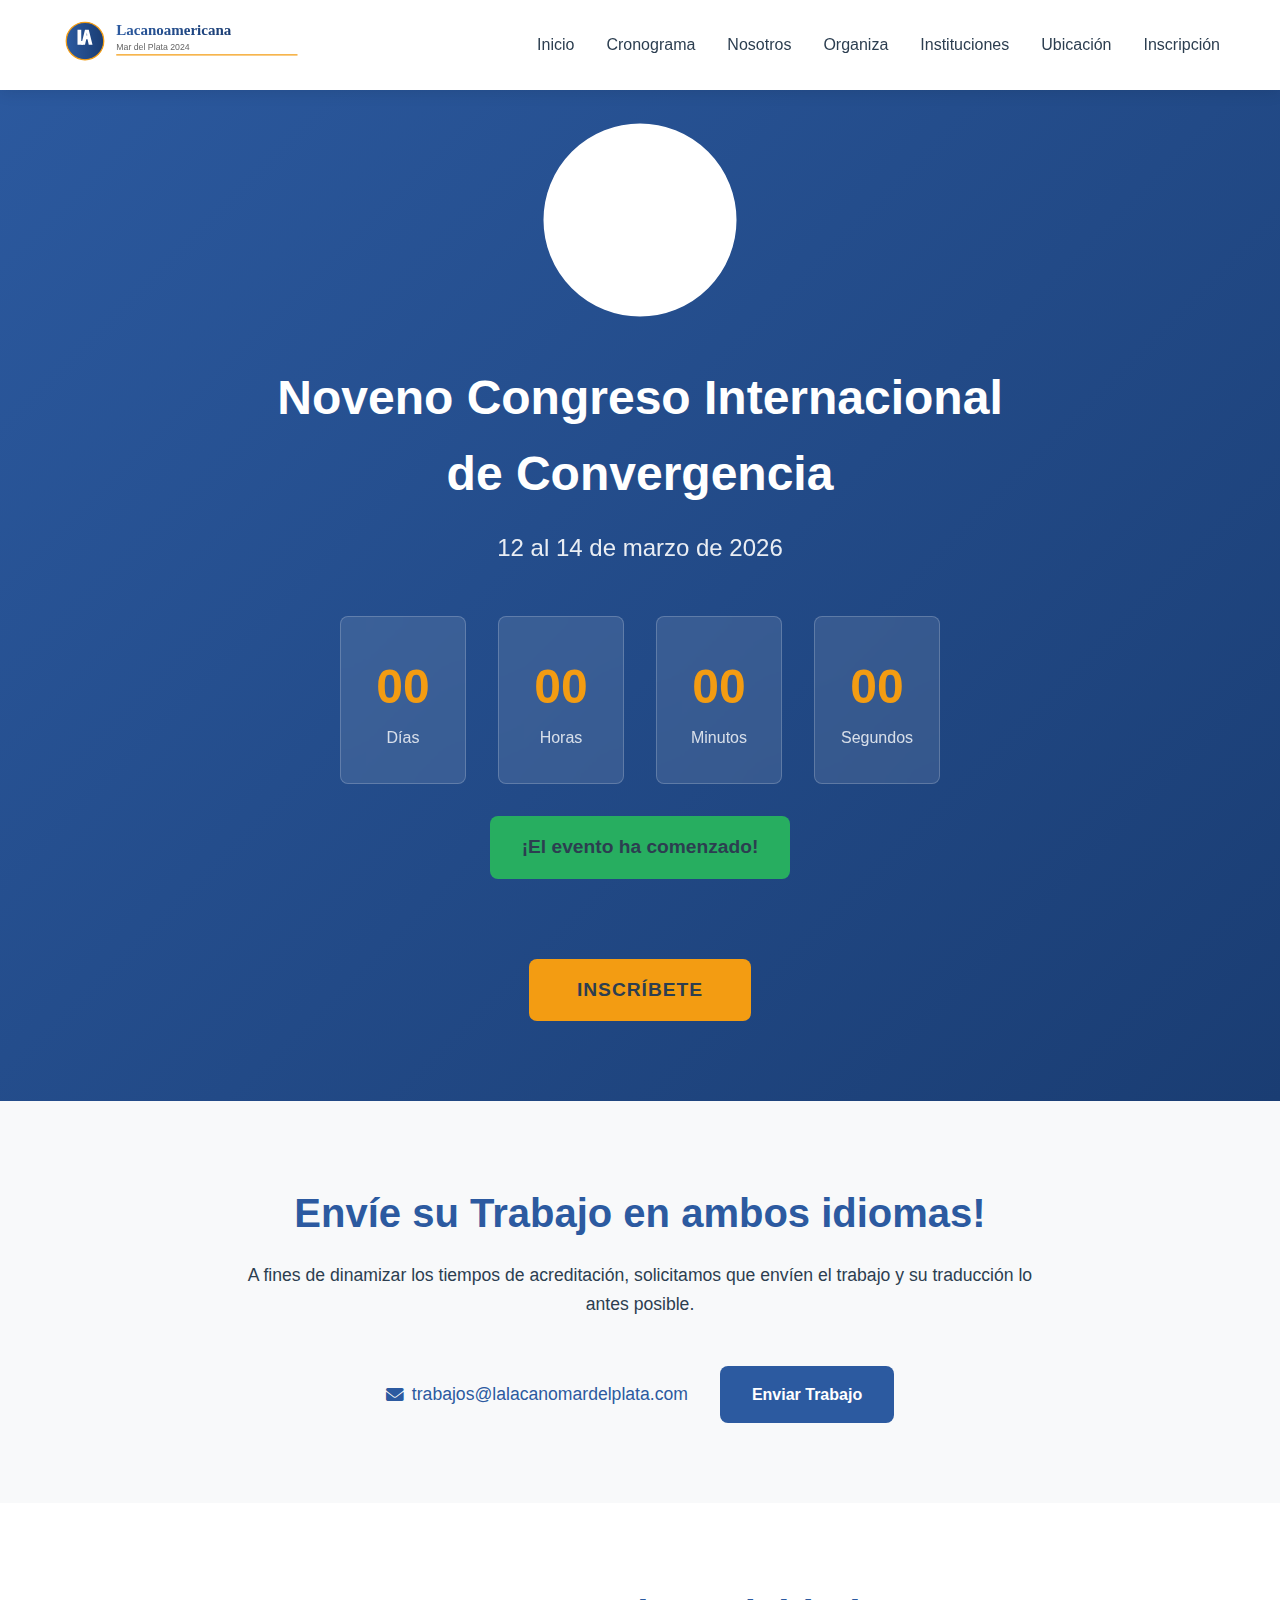
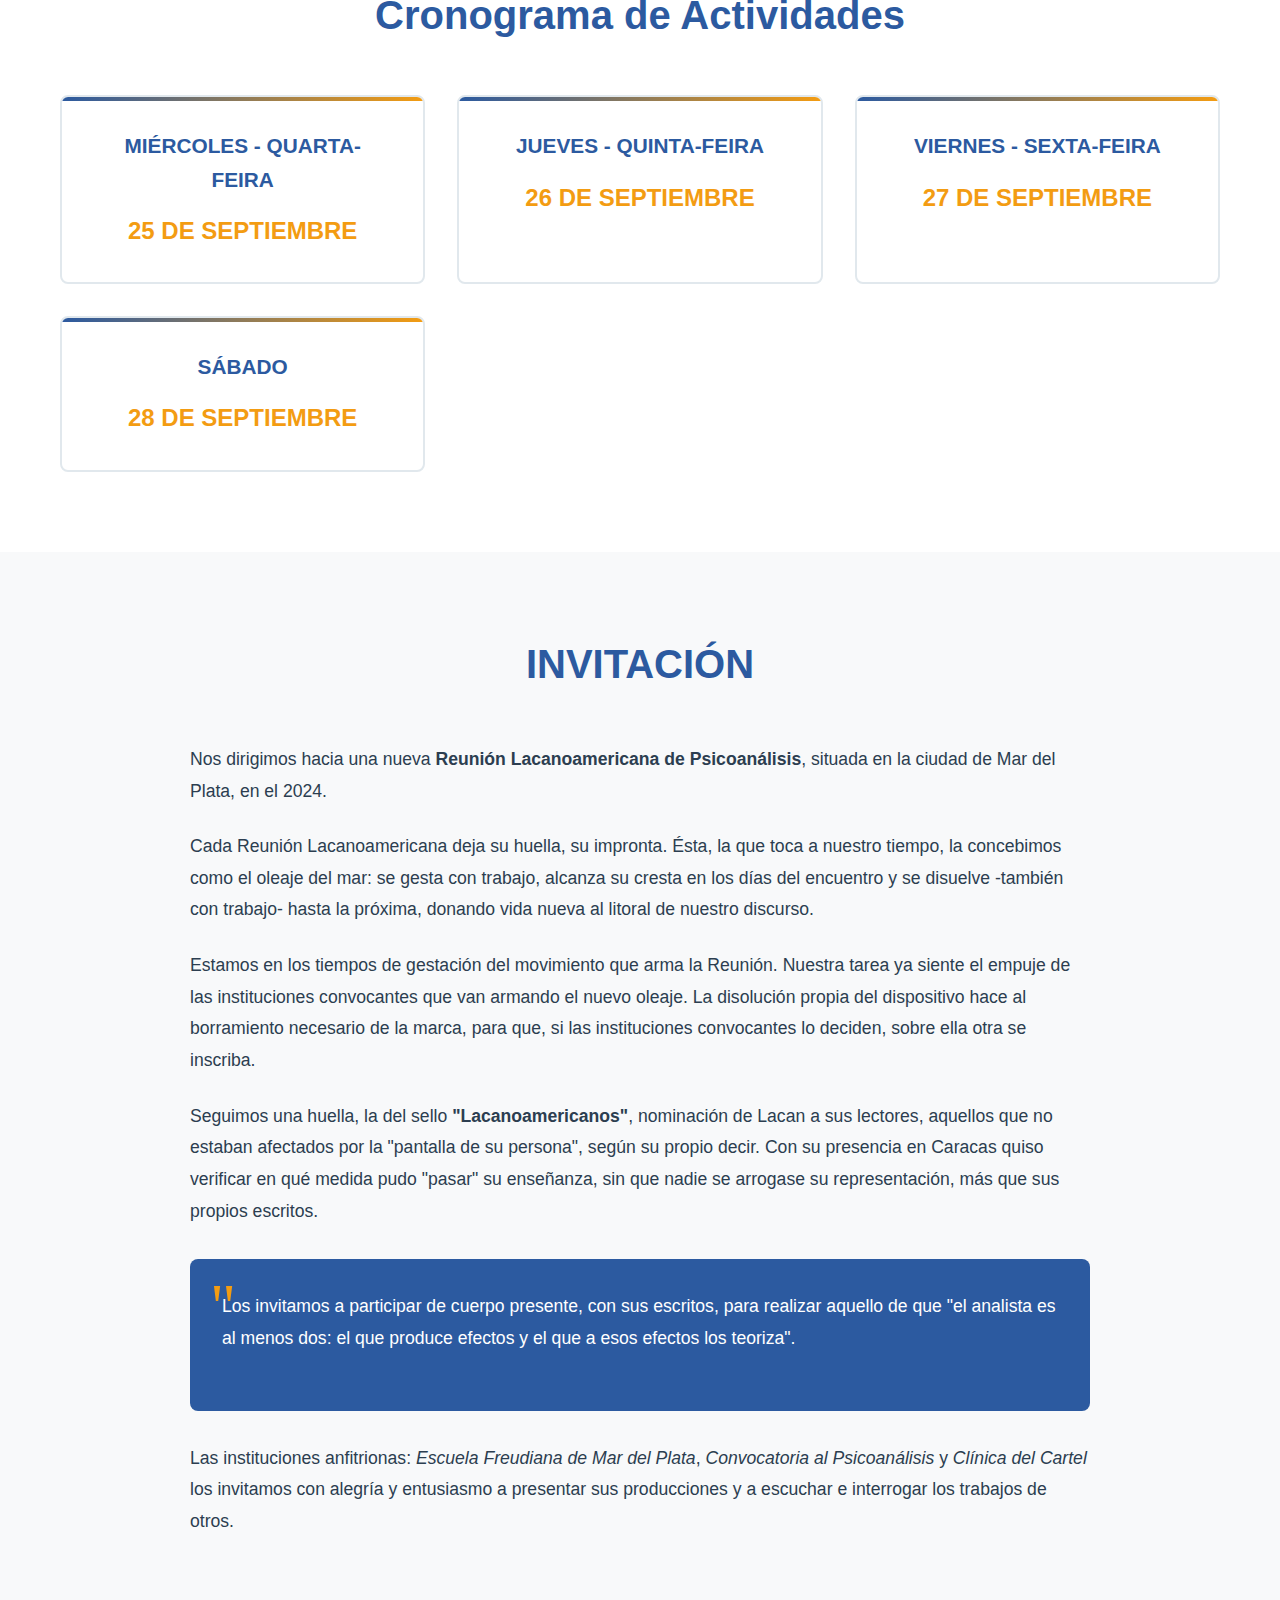
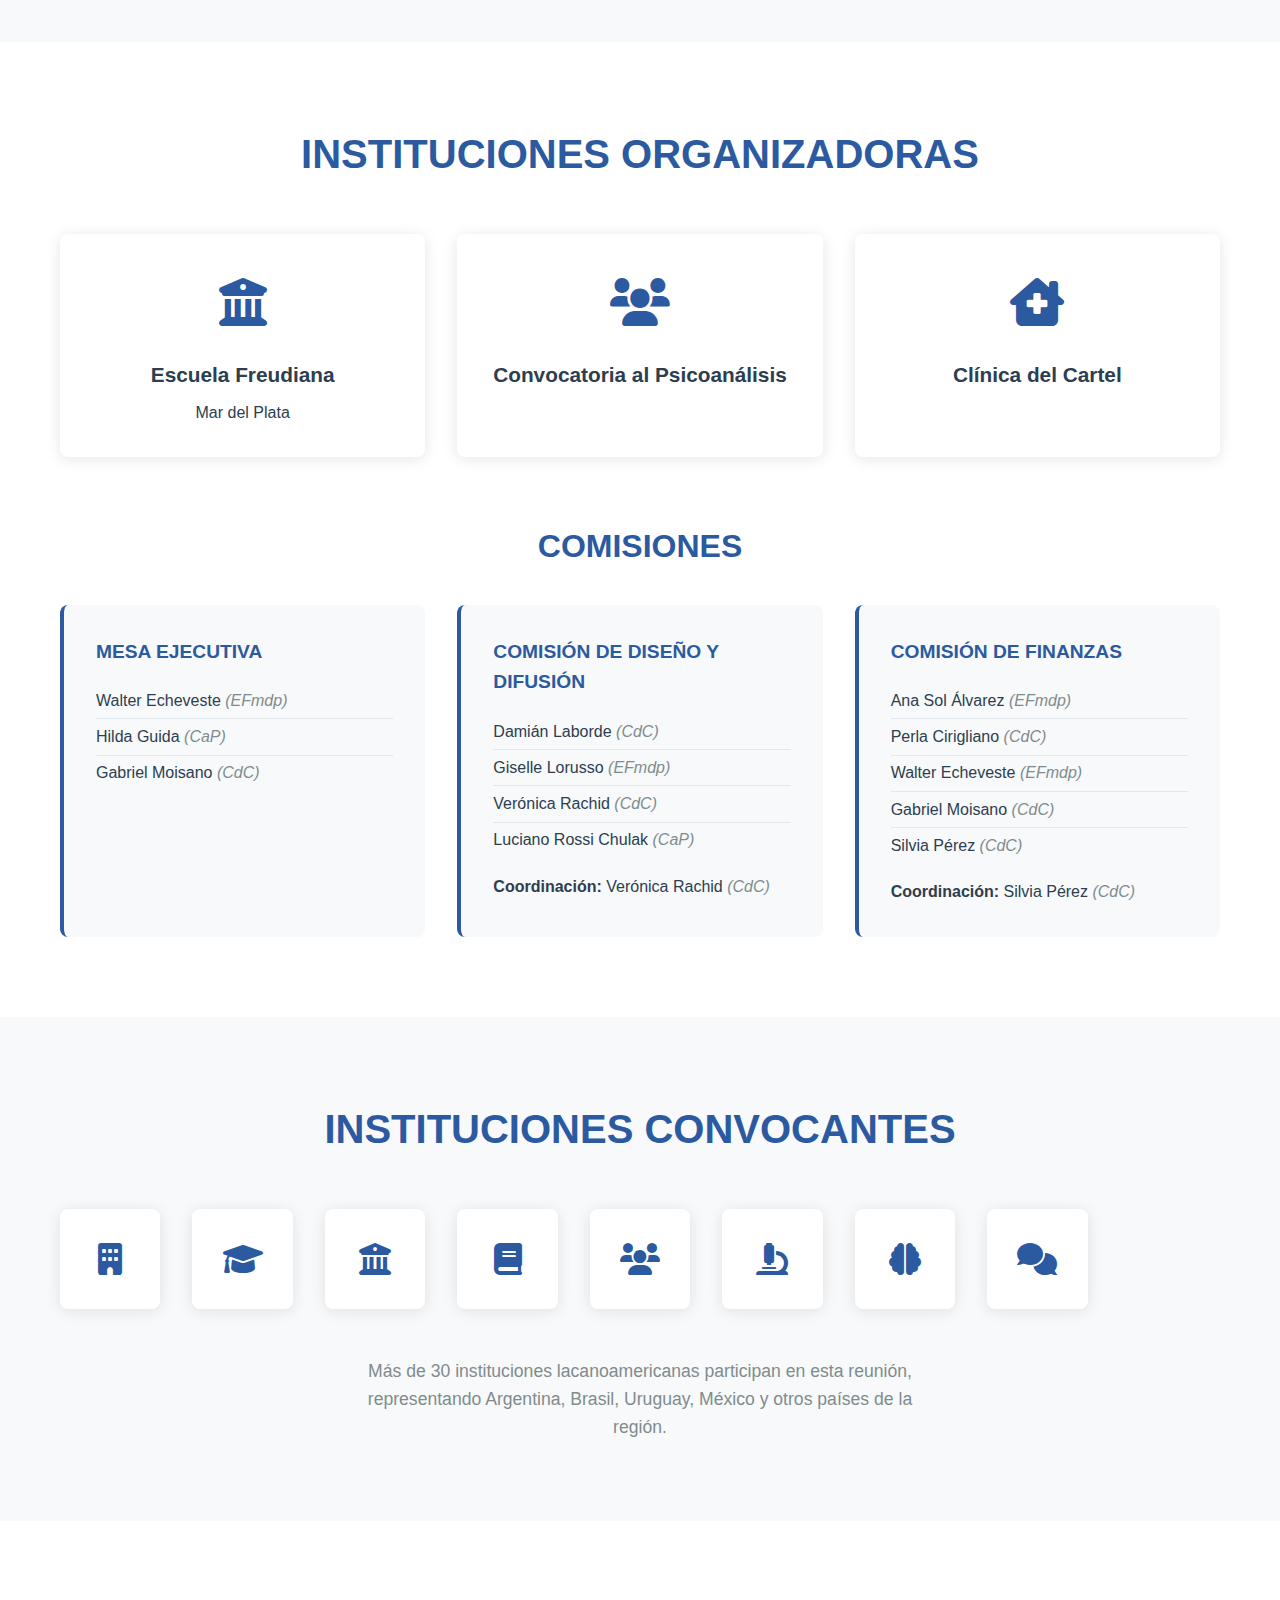
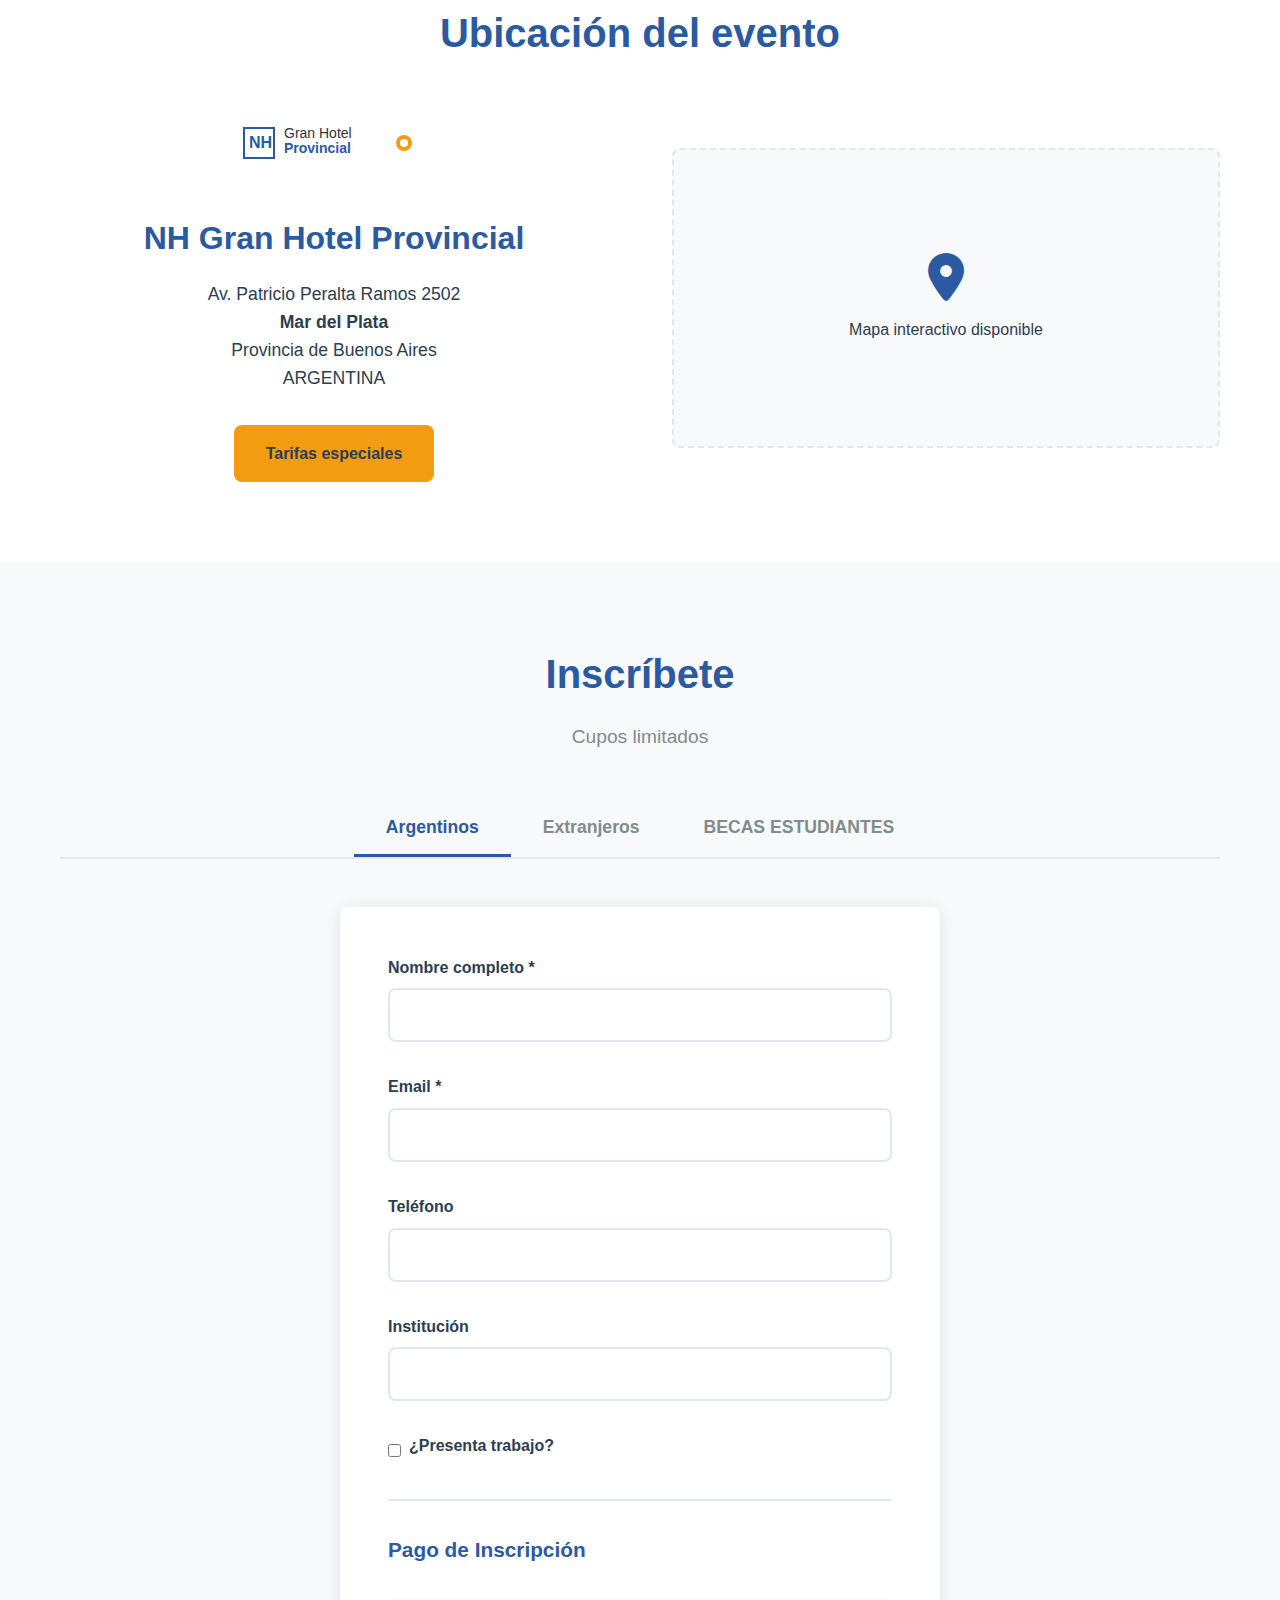
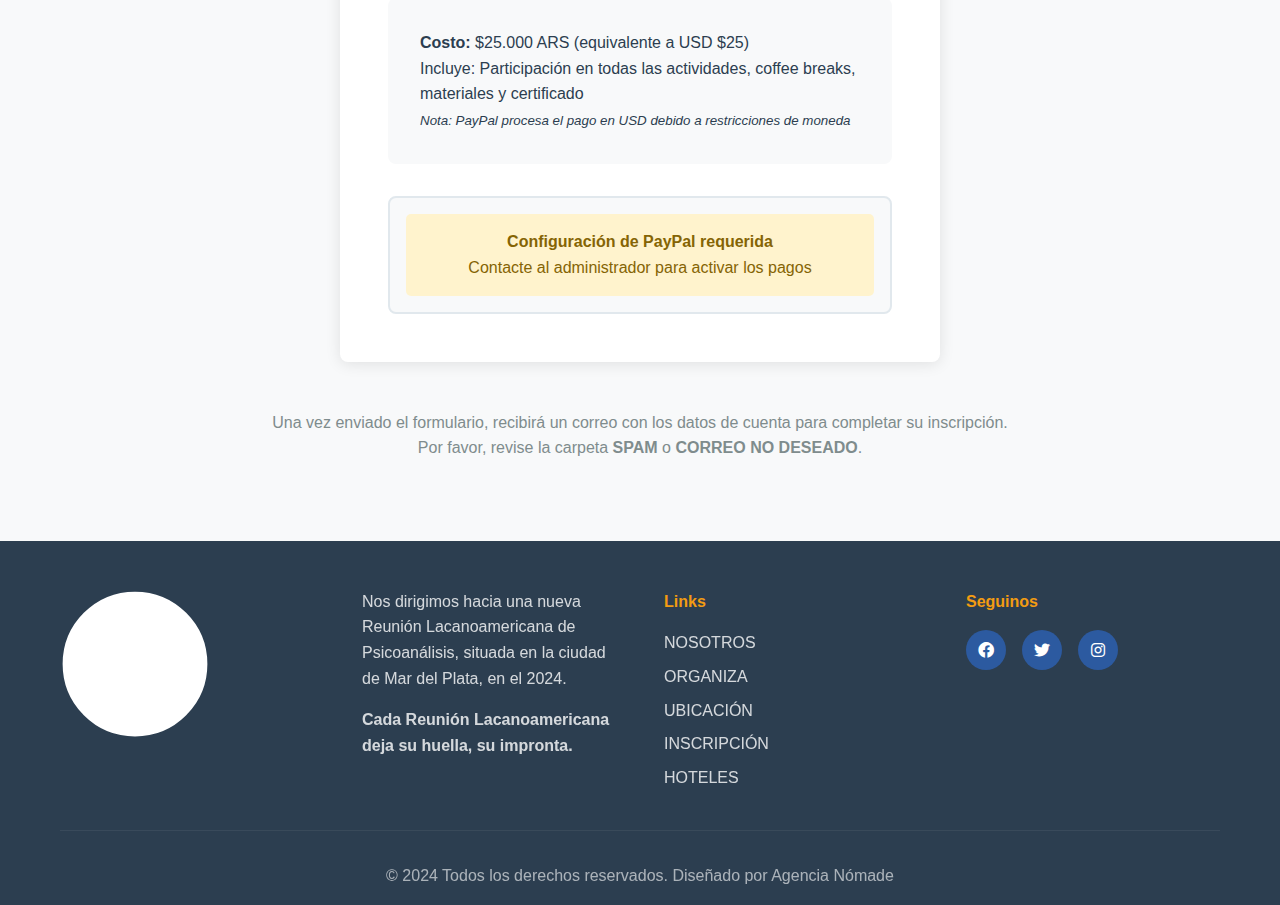
<file: index.html>
<!DOCTYPE html>
<html lang="es">
<head>
    <meta charset="UTF-8">
    <meta name="viewport" content="width=device-width, initial-scale=1.0">
    <title>Noveno Congreso Internacional de Convergencia</title>
    <meta name="description" content="Reunión Lacanoamericana de Psicoanálisis en Mar del Plata, del 25 al 28 de septiembre de 2024. Inscripciones abiertas para analistas y estudiantes.">
    <meta property="og:title" content="Lacanoamericana Mar del Plata 2024">
    <meta property="og:description" content="Reunión Lacanoamericana de Psicoanálisis en Mar del Plata, del 25 al 28 de septiembre de 2024">
    <meta property="og:type" content="website">
    <meta property="og:url" content="https://lalacanomardelplata.com">
    <link rel="stylesheet" href="styles/main.css">
    <link href="https://cdnjs.cloudflare.com/ajax/libs/font-awesome/6.0.0/css/all.min.css" rel="stylesheet">
</head>
<body>
    <header class="header">
        <nav class="navbar">
            <div class="nav-container">
                <div class="nav-logo">
                    <img src="assets/images/lacano-logo-texto.svg" alt="Noveno Congreso Internacional de Convergencia" class="logo">
                </div>
                <div class="nav-menu" id="nav-menu">
                    <a href="#home" class="nav-link">Inicio</a>
                    <a href="#cronograma" class="nav-link">Cronograma</a>
                    <a href="#nosotros" class="nav-link">Nosotros</a>
                    <a href="#organizadoras" class="nav-link">Organiza</a>
                    <a href="#instituciones" class="nav-link">Instituciones</a>
                    <a href="#ubicacion" class="nav-link">Ubicación</a>
                    <a href="#contacto" class="nav-link">Inscripción</a>
                </div>
                <div class="nav-toggle" id="nav-toggle">
                    <span class="bar"></span>
                    <span class="bar"></span>
                    <span class="bar"></span>
                </div>
            </div>
        </nav>
    </header>

    <main>
        <!-- Hero Section -->
        <section id="home" class="hero">
            <div class="hero-content">
                <div class="hero-logo">
                    <img src="assets/images/lacano-logo.svg" alt="Lacanoamericana Logo" class="hero-logo-img">
                </div>
                <div class="hero-text">
                    <h1>Noveno Congreso Internacional de Convergencia</h1>
                    <p class="hero-date">12 al 14 de marzo de 2026</p>
                    
                    <!-- Countdown Timer -->
                    <div class="countdown-container">
                        <div class="countdown" id="countdown">
                            <div class="countdown-item">
                                <span class="countdown-number" id="days">0</span>
                                <span class="countdown-label">Días</span>
                            </div>
                            <div class="countdown-item">
                                <span class="countdown-number" id="hours">0</span>
                                <span class="countdown-label">Horas</span>
                            </div>
                            <div class="countdown-item">
                                <span class="countdown-number" id="minutes">0</span>
                                <span class="countdown-label">Minutos</span>
                            </div>
                            <div class="countdown-item">
                                <span class="countdown-number" id="seconds">0</span>
                                <span class="countdown-label">Segundos</span>
                            </div>
                        </div>
                        <p class="countdown-message">LUGARES LIMITADOS. No pierdas esta oportunidad!</p>
                    </div>
                    
                    <a href="#contacto" class="cta-button">Inscríbete</a>
                </div>
            </div>
        </section>

        <!-- Work Submission Section -->
        <section class="work-submission">
            <div class="container">
                <h2>Envíe su Trabajo en ambos idiomas!</h2>
                <p>A fines de dinamizar los tiempos de acreditación, solicitamos que envíen el trabajo y su traducción lo antes posible.</p>
                <div class="work-actions">
                    <a href="mailto:trabajos@lalacanomardelplata.com" class="email-link">
                        <i class="fas fa-envelope"></i>
                        trabajos@lalacanomardelplata.com
                    </a>
                    <a href="pages/trabajos.html" class="submit-button">Enviar Trabajo</a>
                </div>
            </div>
        </section>

        <!-- Schedule Section -->
        <section id="cronograma" class="schedule">
            <div class="container">
                <h2>Cronograma de Actividades</h2>
                <div class="schedule-grid">
                    <a href="pages/miercoles-25-sep.html" class="schedule-card">
                        <h3>MIÉRCOLES - QUARTA-FEIRA</h3>
                        <p class="schedule-date">25 DE SEPTIEMBRE</p>
                    </a>
                    <a href="pages/jueves-26-sep.html" class="schedule-card">
                        <h3>JUEVES - QUINTA-FEIRA</h3>
                        <p class="schedule-date">26 DE SEPTIEMBRE</p>
                    </a>
                    <a href="pages/viernes-27-sep.html" class="schedule-card">
                        <h3>VIERNES - SEXTA-FEIRA</h3>
                        <p class="schedule-date">27 DE SEPTIEMBRE</p>
                    </a>
                    <a href="pages/sabado-28-sep.html" class="schedule-card">
                        <h3>SÁBADO</h3>
                        <p class="schedule-date">28 DE SEPTIEMBRE</p>
                    </a>
                </div>
            </div>
        </section>

        <!-- About Section -->
        <section id="nosotros" class="about">
            <div class="container">
                <h2>INVITACIÓN</h2>
                <div class="about-content">
                    <p>Nos dirigimos hacia una nueva <strong>Reunión Lacanoamericana de Psicoanálisis</strong>, situada en la ciudad de Mar del Plata, en el 2024.</p>
                    
                    <p>Cada Reunión Lacanoamericana deja su huella, su impronta. Ésta, la que toca a nuestro tiempo, la concebimos como el oleaje del mar: se gesta con trabajo, alcanza su cresta en los días del encuentro y se disuelve -también con trabajo- hasta la próxima, donando vida nueva al litoral de nuestro discurso.</p>
                    
                    <p>Estamos en los tiempos de gestación del movimiento que arma la Reunión. Nuestra tarea ya siente el empuje de las instituciones convocantes que van armando el nuevo oleaje. La disolución propia del dispositivo hace al borramiento necesario de la marca, para que, si las instituciones convocantes lo deciden, sobre ella otra se inscriba.</p>
                    
                    <p>Seguimos una huella, la del sello <strong>"Lacanoamericanos"</strong>, nominación de Lacan a sus lectores, aquellos que no estaban afectados por la "pantalla de su persona", según su propio decir. Con su presencia en Caracas quiso verificar en qué medida pudo "pasar" su enseñanza, sin que nadie se arrogase su representación, más que sus propios escritos.</p>
                    
                    <div class="invitation-highlight">
                        <p>Los invitamos a participar de cuerpo presente, con sus escritos, para realizar aquello de que "el analista es al menos dos: el que produce efectos y el que a esos efectos los teoriza".</p>
                    </div>
                    
                    <p>Las instituciones anfitrionas: <em>Escuela Freudiana de Mar del Plata</em>, <em>Convocatoria al Psicoanálisis</em> y <em>Clínica del Cartel</em> los invitamos con alegría y entusiasmo a presentar sus producciones y a escuchar e interrogar los trabajos de otros.</p>
                </div>
            </div>
        </section>

        <!-- Organizing Institutions -->
        <section id="organizadoras" class="organizing">
            <div class="container">
                <h2>INSTITUCIONES ORGANIZADORAS</h2>
                <div class="organizing-grid">
                    <div class="org-card">
                        <div class="org-logo">
                            <i class="fas fa-university"></i>
                        </div>
                        <h3>Escuela Freudiana</h3>
                        <p>Mar del Plata</p>
                    </div>
                    <div class="org-card">
                        <div class="org-logo">
                            <i class="fas fa-users"></i>
                        </div>
                        <h3>Convocatoria al Psicoanálisis</h3>
                    </div>
                    <div class="org-card">
                        <div class="org-logo">
                            <i class="fas fa-clinic-medical"></i>
                        </div>
                        <h3>Clínica del Cartel</h3>
                    </div>
                </div>

                <!-- Committees -->
                <div class="committees">
                    <h3>COMISIONES</h3>
                    <div class="committees-grid">
                        <div class="committee">
                            <h4>MESA EJECUTIVA</h4>
                            <ul>
                                <li>Walter Echeveste <span>(EFmdp)</span></li>
                                <li>Hilda Guida <span>(CaP)</span></li>
                                <li>Gabriel Moisano <span>(CdC)</span></li>
                            </ul>
                        </div>
                        <div class="committee">
                            <h4>COMISIÓN DE DISEÑO Y DIFUSIÓN</h4>
                            <ul>
                                <li>Damián Laborde <span>(CdC)</span></li>
                                <li>Giselle Lorusso <span>(EFmdp)</span></li>
                                <li>Verónica Rachid <span>(CdC)</span></li>
                                <li>Luciano Rossi Chulak <span>(CaP)</span></li>
                            </ul>
                            <p><strong>Coordinación:</strong> Verónica Rachid <span>(CdC)</span></p>
                        </div>
                        <div class="committee">
                            <h4>COMISIÓN DE FINANZAS</h4>
                            <ul>
                                <li>Ana Sol Álvarez <span>(EFmdp)</span></li>
                                <li>Perla Cirigliano <span>(CdC)</span></li>
                                <li>Walter Echeveste <span>(EFmdp)</span></li>
                                <li>Gabriel Moisano <span>(CdC)</span></li>
                                <li>Silvia Pérez <span>(CdC)</span></li>
                            </ul>
                            <p><strong>Coordinación:</strong> Silvia Pérez <span>(CdC)</span></p>
                        </div>
                    </div>
                </div>
            </div>
        </section>

        <!-- Convening Institutions -->
        <section id="instituciones" class="institutions">
            <div class="container">
                <h2>INSTITUCIONES CONVOCANTES</h2>
                <div class="institutions-grid">
                    <!-- Placeholder for institution logos - in real implementation these would be actual logos -->
                    <div class="institution-logo"><i class="fas fa-building"></i></div>
                    <div class="institution-logo"><i class="fas fa-graduation-cap"></i></div>
                    <div class="institution-logo"><i class="fas fa-university"></i></div>
                    <div class="institution-logo"><i class="fas fa-book"></i></div>
                    <div class="institution-logo"><i class="fas fa-users"></i></div>
                    <div class="institution-logo"><i class="fas fa-microscope"></i></div>
                    <div class="institution-logo"><i class="fas fa-brain"></i></div>
                    <div class="institution-logo"><i class="fas fa-comments"></i></div>
                </div>
                <p class="institutions-note">
                    Más de 30 instituciones lacanoamericanas participan en esta reunión, 
                    representando Argentina, Brasil, Uruguay, México y otros países de la región.
                </p>
            </div>
        </section>

        <!-- Location Section -->
        <section id="ubicacion" class="location">
            <div class="container">
                <h2>Ubicación del evento</h2>
                <div class="location-content">
                    <div class="location-info">
                        <div class="hotel-logo">
                            <img src="assets/images/nh-hotel-blanco.svg" alt="NH Hotel" class="hotel-logo-img">
                        </div>
                        <h3>NH Gran Hotel Provincial</h3>
                        <p class="address">
                            Av. Patricio Peralta Ramos 2502<br>
                            <strong>Mar del Plata</strong><br>
                            Provincia de Buenos Aires<br>
                            ARGENTINA
                        </p>
                        <a href="pages/hoteles.html" class="hotel-rates">Tarifas especiales</a>
                    </div>
                    <div class="location-map">
                        <!-- Placeholder for map -->
                        <div class="map-placeholder">
                            <i class="fas fa-map-marker-alt"></i>
                            <p>Mapa interactivo disponible</p>
                        </div>
                    </div>
                </div>
            </div>
        </section>

        <!-- Registration Section -->
        <section id="contacto" class="registration">
            <div class="container">
                <h2>Inscríbete</h2>
                <p class="registration-subtitle">Cupos limitados</p>
                
                <div class="registration-tabs">
                    <button class="tab-button active" data-tab="argentinos">Argentinos</button>
                    <button class="tab-button" data-tab="extranjeros">Extranjeros</button>
                    <button class="tab-button" data-tab="becas">BECAS ESTUDIANTES</button>
                </div>

                <div class="tab-content active" id="argentinos">
                    <form class="registration-form" id="argentinos-form">
                        <div class="form-group">
                            <label for="nombre">Nombre completo *</label>
                            <input type="text" id="nombre" name="nombre" required>
                        </div>
                        <div class="form-group">
                            <label for="email">Email *</label>
                            <input type="email" id="email" name="email" required>
                        </div>
                        <div class="form-group">
                            <label for="telefono">Teléfono</label>
                            <input type="tel" id="telefono" name="telefono">
                        </div>
                        <div class="form-group">
                            <label for="institucion">Institución</label>
                            <input type="text" id="institucion" name="institucion">
                        </div>
                        <div class="form-group checkbox-group">
                            <input type="checkbox" id="presenta-trabajo" name="presenta-trabajo">
                            <label for="presenta-trabajo">¿Presenta trabajo?</label>
                        </div>
                        
                        <!-- PayPal Button for Argentinos -->
                        <div class="payment-section">
                            <h4>Pago de Inscripción</h4>
                            <div class="payment-info">
                                <p><strong>Costo:</strong> $25.000 ARS (equivalente a USD $25)</p>
                                <p>Incluye: Participación en todas las actividades, coffee breaks, materiales y certificado</p>
                                <p><small><em>Nota: PayPal procesa el pago en USD debido a restricciones de moneda</em></small></p>
                            </div>
                            <div id="paypal-button-argentinos" class="paypal-button-container">
                                <!-- PayPal button will be loaded here -->
                            </div>
                        </div>
                    </form>
                </div>

                <div class="tab-content" id="extranjeros">
                    <form class="registration-form" id="extranjeros-form">
                        <div class="form-group">
                            <label for="nombre-ext">Nombre completo *</label>
                            <input type="text" id="nombre-ext" name="nombre" required>
                        </div>
                        <div class="form-group">
                            <label for="email-ext">Email *</label>
                            <input type="email" id="email-ext" name="email" required>
                        </div>
                        <div class="form-group">
                            <label for="pais">País *</label>
                            <input type="text" id="pais" name="pais" required>
                        </div>
                        <div class="form-group">
                            <label for="telefono-ext">Teléfono</label>
                            <input type="tel" id="telefono-ext" name="telefono">
                        </div>
                        <div class="form-group">
                            <label for="institucion-ext">Institución</label>
                            <input type="text" id="institucion-ext" name="institucion">
                        </div>
                        <div class="form-group checkbox-group">
                            <input type="checkbox" id="presenta-trabajo-ext" name="presenta-trabajo">
                            <label for="presenta-trabajo-ext">¿Presenta trabajo?</label>
                        </div>
                        
                        <div class="payment-section">
                            <h4>Pago de Inscripción</h4>
                            <div class="payment-info">
                                <p><strong>Costo:</strong> USD 80</p>
                                <p>Incluye: Participación en todas las actividades, coffee breaks, materiales y certificado</p>
                            </div>
                            <div id="paypal-button-extranjeros" class="paypal-button-container">
                                <!-- PayPal button will be loaded here -->
                            </div>
                        </div>
                    </form>
                </div>

                <div class="tab-content" id="becas">
                    <form class="registration-form" id="becas-form">
                        <div class="form-group">
                            <label for="nombre-beca">Nombre completo *</label>
                            <input type="text" id="nombre-beca" name="nombre" required>
                        </div>
                        <div class="form-group">
                            <label for="email-beca">Email *</label>
                            <input type="email" id="email-beca" name="email" required>
                        </div>
                        <div class="form-group">
                            <label for="universidad">Universidad *</label>
                            <input type="text" id="universidad" name="universidad" required>
                        </div>
                        <div class="form-group">
                            <label for="carrera">Carrera *</label>
                            <input type="text" id="carrera" name="carrera" required>
                        </div>
                        <div class="form-group">
                            <label for="certificado">Certificado de alumno regular *</label>
                            <input type="file" id="certificado" name="certificado" accept=".pdf,.jpg,.png" required>
                        </div>
                        
                        <div class="beca-info">
                            <h4>Información sobre Becas</h4>
                            <p>Las becas cubren el 50% del costo de inscripción para estudiantes regulares. Los estudiantes seleccionados deberán abonar $12.500 ARS.</p>
                            <p>Se otorgarán un máximo de 20 becas por orden de llegada y evaluación de la documentación.</p>
                        </div>
                        
                        <div class="payment-section">
                            <h4>Pago de Beca (50% descuento)</h4>
                            <div class="payment-info">
                                <p><strong>Costo con beca:</strong> $12.500 ARS (equivalente a USD $12.50)</p>
                                <p>Una vez aprobada la beca, podrá proceder con el pago</p>
                                <p><small><em>Nota: PayPal procesa el pago en USD debido a restricciones de moneda</em></small></p>
                            </div>
                            <div id="paypal-button-becas" class="paypal-button-container" style="display: none;">
                                <!-- PayPal button will be loaded here after beca approval -->
                            </div>
                        </div>
                        
                        <button type="submit" class="submit-button">Solicitar Beca</button>
                    </form>
                </div>

                <div class="registration-note">
                    <p>Una vez enviado el formulario, recibirá un correo con los datos de cuenta para completar su inscripción.</p>
                    <p>Por favor, revise la carpeta <strong>SPAM</strong> o <strong>CORREO NO DESEADO</strong>.</p>
                </div>
            </div>
        </section>
    </main>

    <footer class="footer">
        <div class="container">
            <div class="footer-content">
                <div class="footer-logo">
                    <img src="assets/images/lacano-logo.svg" alt="Lacanoamericana Logo" class="footer-logo-img">
                </div>
                <div class="footer-info">
                    <p>Nos dirigimos hacia una nueva Reunión Lacanoamericana de Psicoanálisis, situada en la ciudad de Mar del Plata, en el 2024.</p>
                    <p><strong>Cada Reunión Lacanoamericana deja su huella, su impronta.</strong></p>
                </div>
                <div class="footer-links">
                    <h4>Links</h4>
                    <ul>
                        <li><a href="#nosotros">NOSOTROS</a></li>
                        <li><a href="#organizadoras">ORGANIZA</a></li>
                        <li><a href="#ubicacion">UBICACIÓN</a></li>
                        <li><a href="#contacto">INSCRIPCIÓN</a></li>
                        <li><a href="pages/hoteles.html">HOTELES</a></li>
                    </ul>
                </div>
                <div class="footer-social">
                    <h4>Seguinos</h4>
                    <div class="social-links">
                        <a href="#" aria-label="Facebook"><i class="fab fa-facebook"></i></a>
                        <a href="#" aria-label="Twitter"><i class="fab fa-twitter"></i></a>
                        <a href="#" aria-label="Instagram"><i class="fab fa-instagram"></i></a>
                    </div>
                </div>
            </div>
            <div class="footer-bottom">
                <p>&copy; 2024 Todos los derechos reservados. Diseñado por Agencia Nómade</p>
            </div>
        </div>
    </footer>

    <script src="scripts/countdown.js"></script>
    <script src="scripts/forms.js"></script>
    <script src="scripts/main.js"></script>
    <script src="scripts/paypal-integration.js"></script>
</body>
</html>
</file>
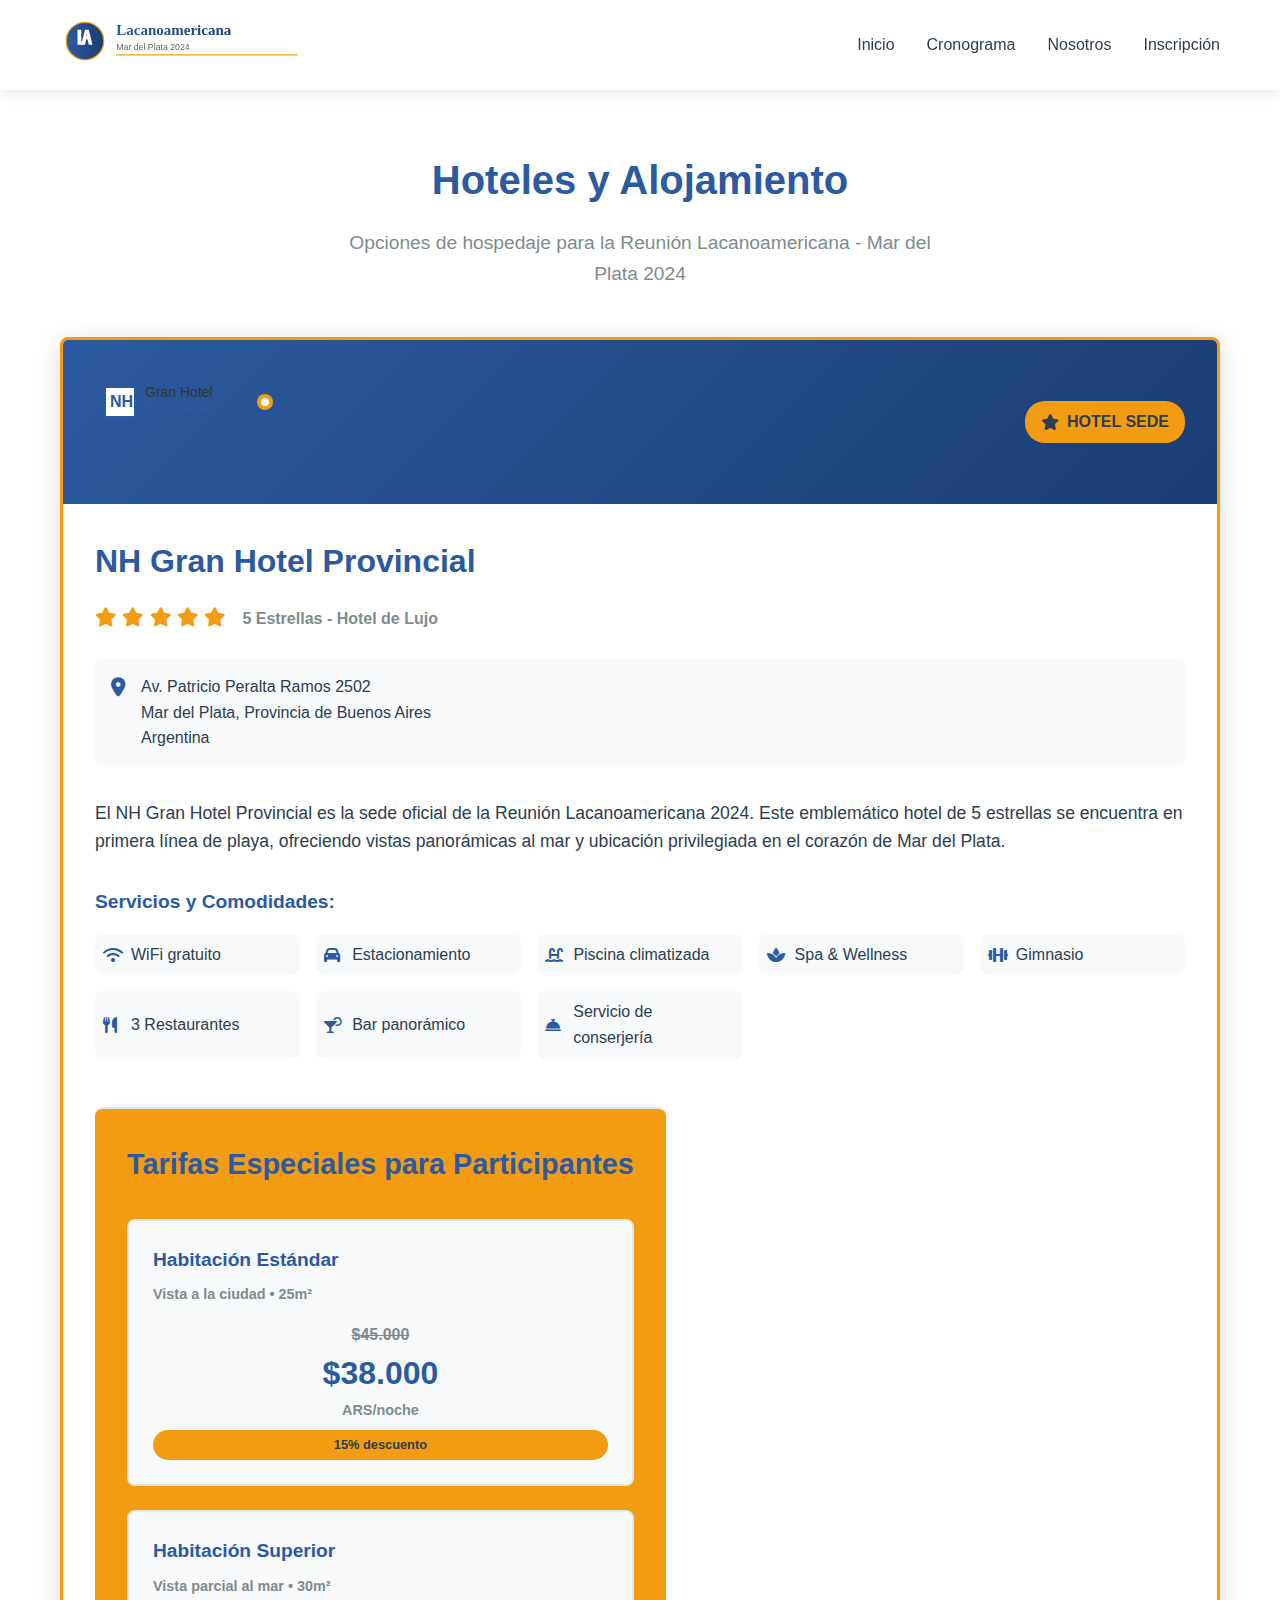
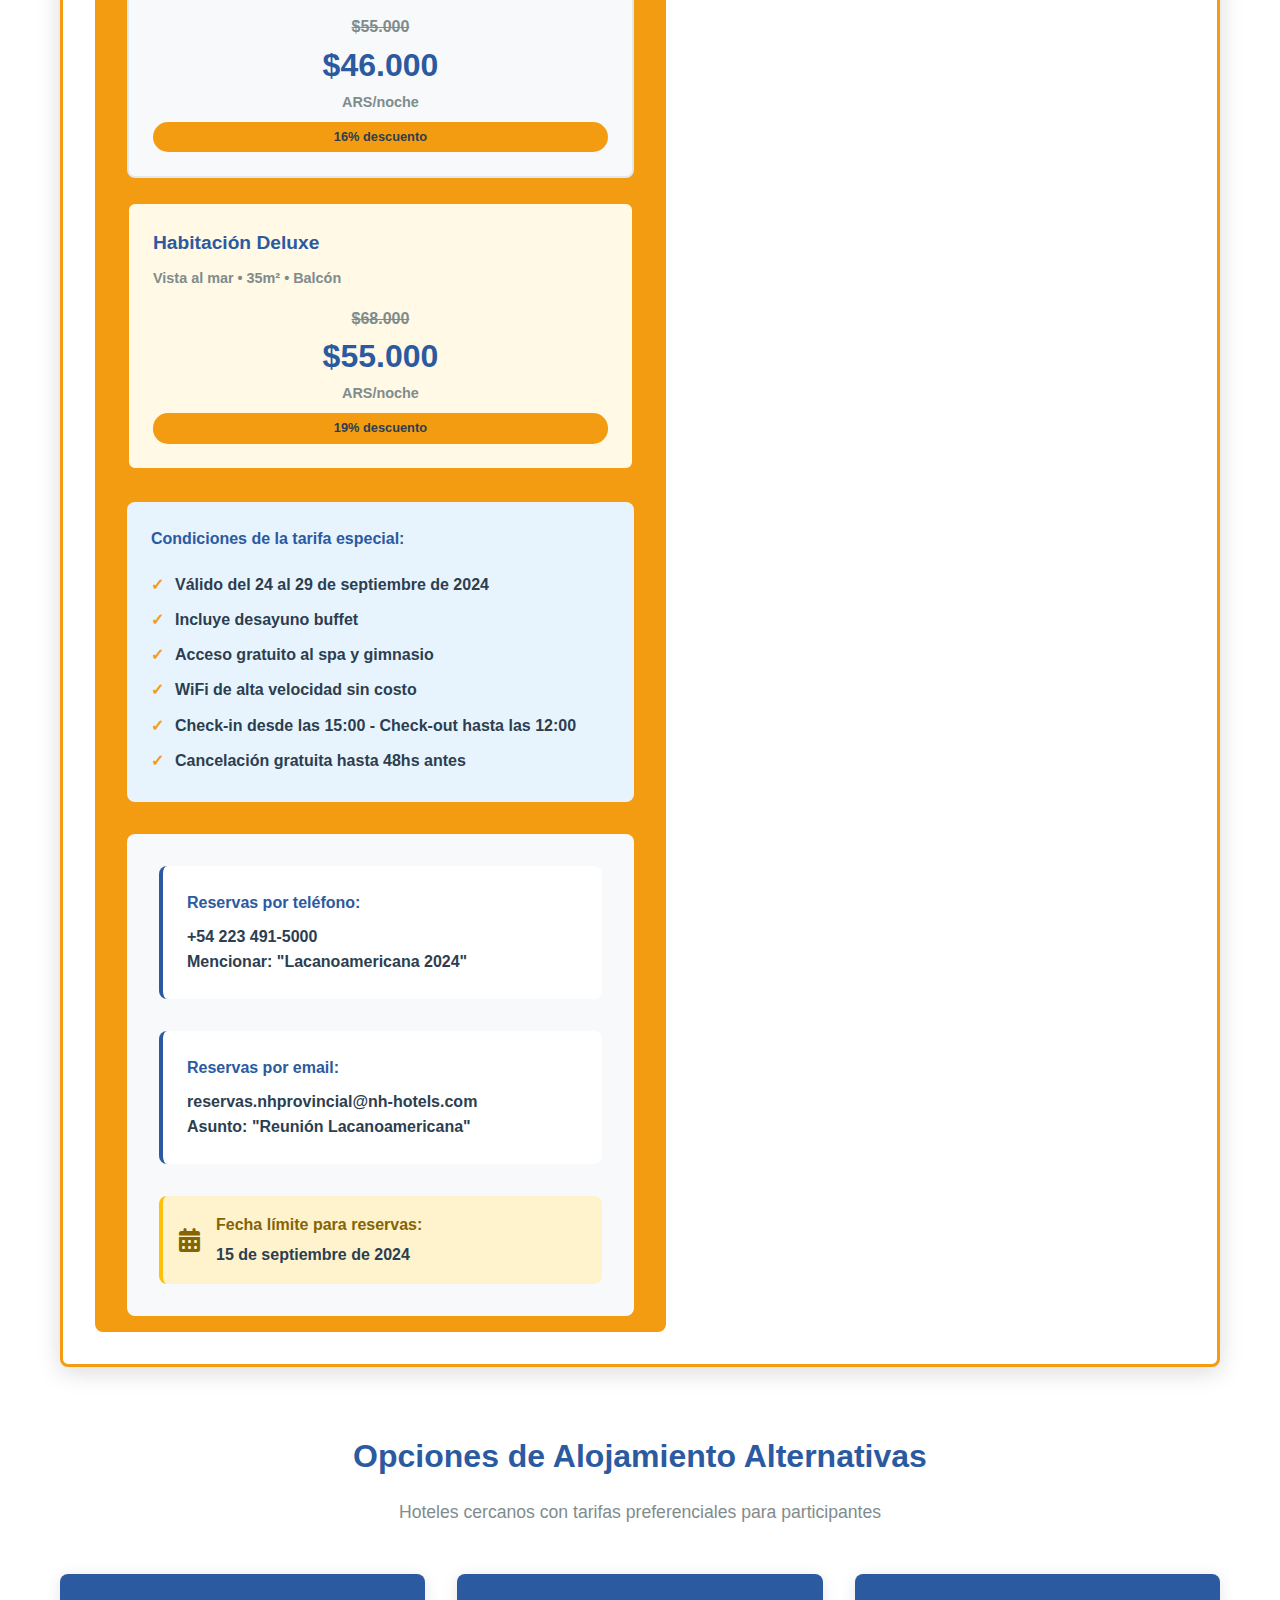
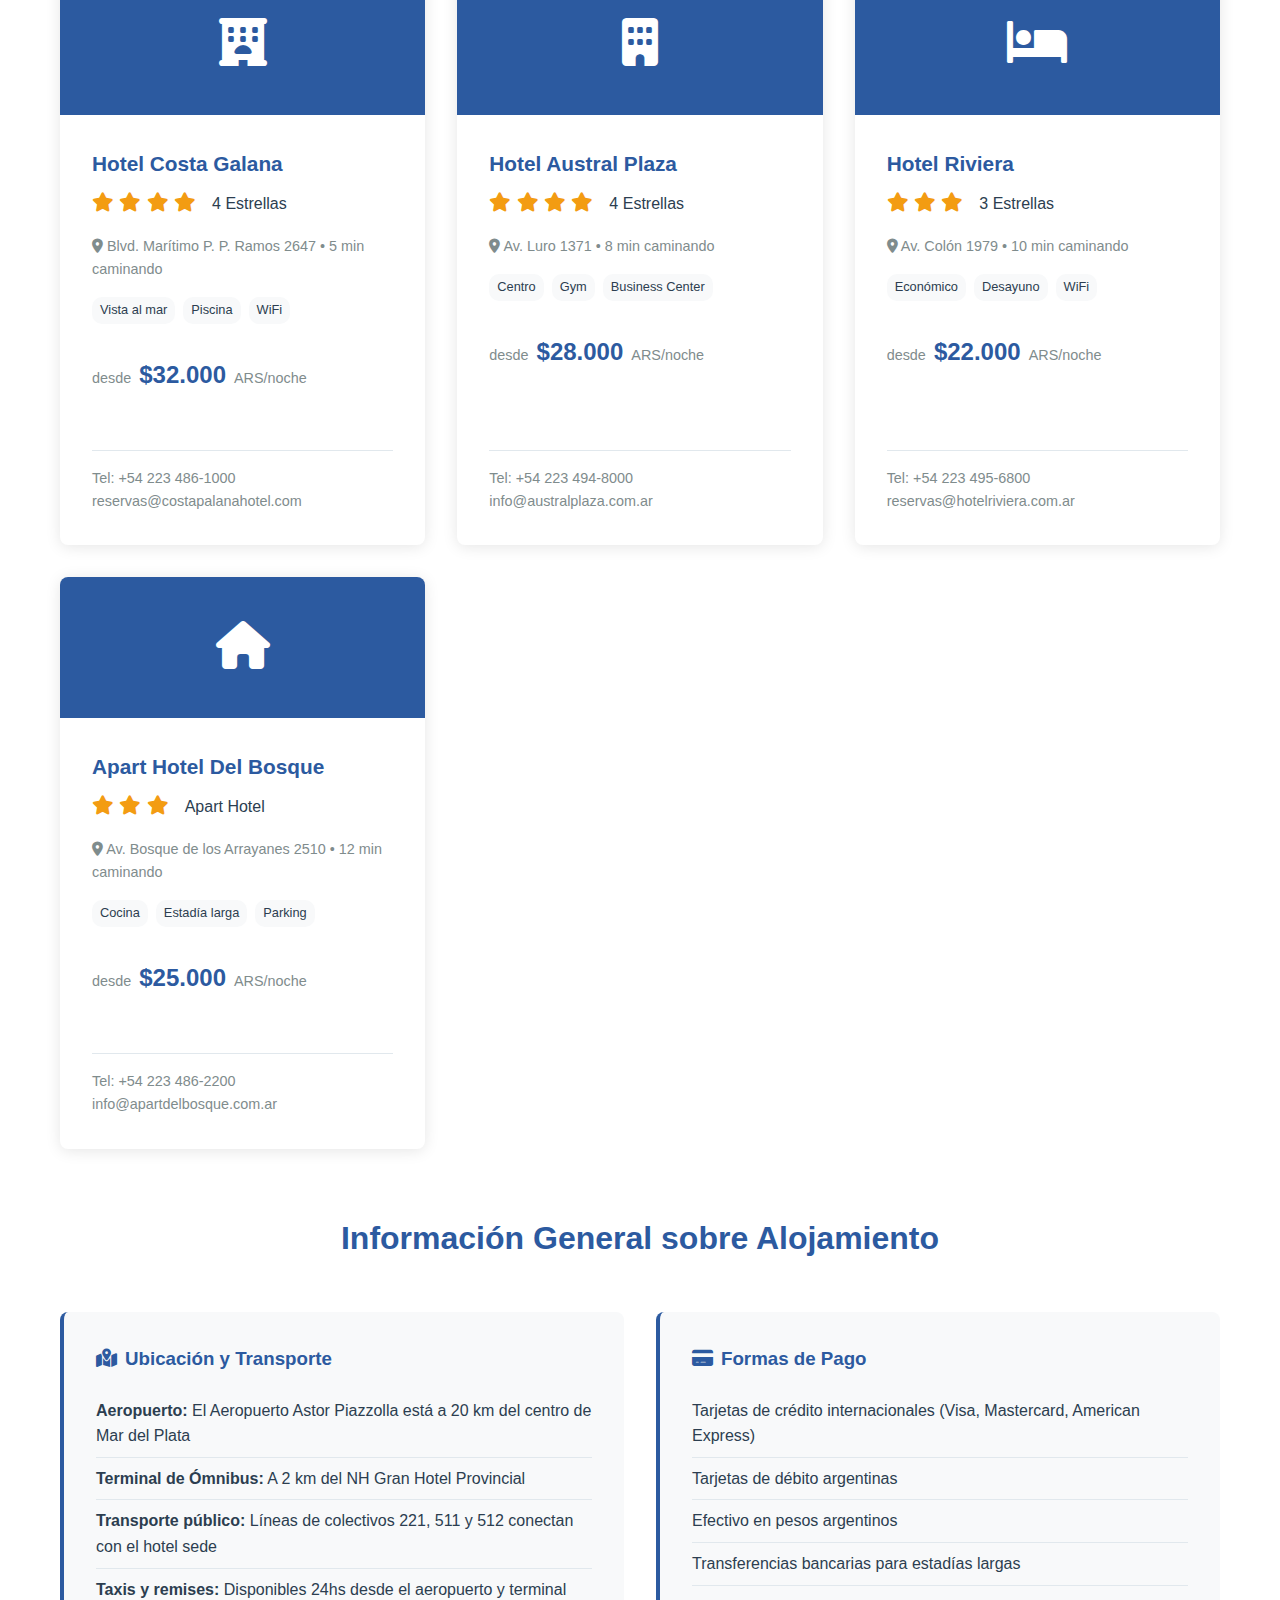
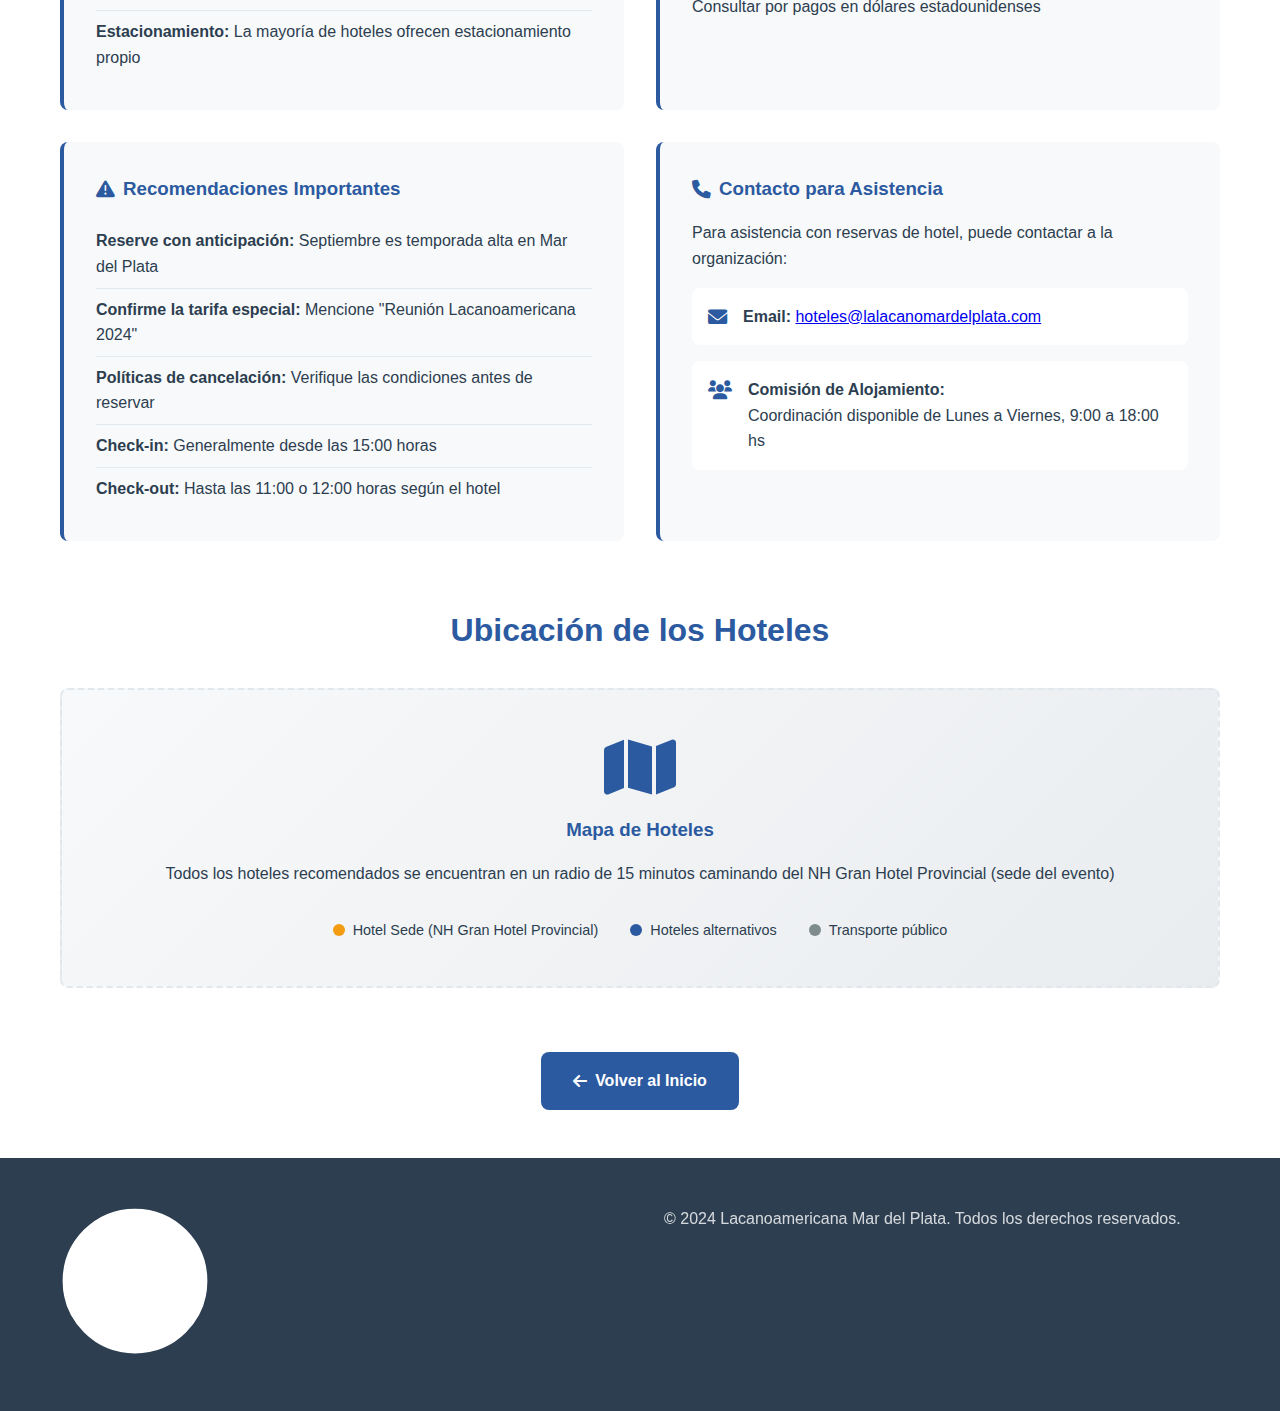
<file: pages/hoteles.html>
<!DOCTYPE html>
<html lang="es">
<head>
    <meta charset="UTF-8">
    <meta name="viewport" content="width=device-width, initial-scale=1.0">
    <title>Hoteles y Alojamiento - Lacanoamericana Mar del Plata 2024</title>
    <meta name="description" content="Información sobre hoteles y alojamiento para la Reunión Lacanoamericana de Psicoanálisis en Mar del Plata 2024. Tarifas especiales disponibles.">
    <link rel="stylesheet" href="../styles/main.css">
    <link href="https://cdnjs.cloudflare.com/ajax/libs/font-awesome/6.0.0/css/all.min.css" rel="stylesheet">
</head>
<body>
    <header class="header">
        <nav class="navbar">
            <div class="nav-container">
                <div class="nav-logo">
                    <a href="../index.html">
                        <img src="../assets/images/lacano-logo-texto.svg" alt="Lacanoamericana Mar del Plata 2024" class="logo">
                    </a>
                </div>
                <div class="nav-menu">
                    <a href="../index.html" class="nav-link">Inicio</a>
                    <a href="../index.html#cronograma" class="nav-link">Cronograma</a>
                    <a href="../index.html#nosotros" class="nav-link">Nosotros</a>
                    <a href="../index.html#contacto" class="nav-link">Inscripción</a>
                </div>
            </div>
        </nav>
    </header>

    <main style="padding-top: 100px;">
        <section class="hotels-page">
            <div class="container">
                <div class="page-header">
                    <h1>Hoteles y Alojamiento</h1>
                    <p class="page-subtitle">Opciones de hospedaje para la Reunión Lacanoamericana - Mar del Plata 2024</p>
                </div>

                <!-- Hotel Sede -->
                <div class="main-hotel">
                    <div class="hotel-card featured">
                        <div class="hotel-header">
                            <div class="hotel-logo">
                                <img src="../assets/images/nh-hotel-blanco.svg" alt="NH Gran Hotel Provincial" class="hotel-logo-img">
                            </div>
                            <div class="hotel-badge">
                                <i class="fas fa-star"></i>
                                HOTEL SEDE
                            </div>
                        </div>
                        
                        <div class="hotel-content">
                            <div class="hotel-info">
                                <h2>NH Gran Hotel Provincial</h2>
                                <div class="hotel-rating">
                                    <div class="stars">
                                        <i class="fas fa-star"></i>
                                        <i class="fas fa-star"></i>
                                        <i class="fas fa-star"></i>
                                        <i class="fas fa-star"></i>
                                        <i class="fas fa-star"></i>
                                    </div>
                                    <span class="rating-text">5 Estrellas - Hotel de Lujo</span>
                                </div>
                                
                                <div class="hotel-address">
                                    <i class="fas fa-map-marker-alt"></i>
                                    <div>
                                        <p>Av. Patricio Peralta Ramos 2502</p>
                                        <p>Mar del Plata, Provincia de Buenos Aires</p>
                                        <p>Argentina</p>
                                    </div>
                                </div>

                                <div class="hotel-description">
                                    <p>El NH Gran Hotel Provincial es la sede oficial de la Reunión Lacanoamericana 2024. Este emblemático hotel de 5 estrellas se encuentra en primera línea de playa, ofreciendo vistas panorámicas al mar y ubicación privilegiada en el corazón de Mar del Plata.</p>
                                </div>

                                <div class="hotel-amenities">
                                    <h4>Servicios y Comodidades:</h4>
                                    <div class="amenities-grid">
                                        <div class="amenity">
                                            <i class="fas fa-wifi"></i>
                                            <span>WiFi gratuito</span>
                                        </div>
                                        <div class="amenity">
                                            <i class="fas fa-car"></i>
                                            <span>Estacionamiento</span>
                                        </div>
                                        <div class="amenity">
                                            <i class="fas fa-swimming-pool"></i>
                                            <span>Piscina climatizada</span>
                                        </div>
                                        <div class="amenity">
                                            <i class="fas fa-spa"></i>
                                            <span>Spa & Wellness</span>
                                        </div>
                                        <div class="amenity">
                                            <i class="fas fa-dumbbell"></i>
                                            <span>Gimnasio</span>
                                        </div>
                                        <div class="amenity">
                                            <i class="fas fa-utensils"></i>
                                            <span>3 Restaurantes</span>
                                        </div>
                                        <div class="amenity">
                                            <i class="fas fa-cocktail"></i>
                                            <span>Bar panorámico</span>
                                        </div>
                                        <div class="amenity">
                                            <i class="fas fa-concierge-bell"></i>
                                            <span>Servicio de conserjería</span>
                                        </div>
                                    </div>
                                </div>
                            </div>

                            <div class="hotel-rates">
                                <h3>Tarifas Especiales para Participantes</h3>
                                <div class="rates-container">
                                    <div class="rate-card">
                                        <div class="room-type">
                                            <h4>Habitación Estándar</h4>
                                            <p>Vista a la ciudad • 25m²</p>
                                        </div>
                                        <div class="price-info">
                                            <div class="price">
                                                <span class="regular-price">$45.000</span>
                                                <span class="special-price">$38.000</span>
                                                <span class="currency">ARS/noche</span>
                                            </div>
                                            <div class="savings">15% descuento</div>
                                        </div>
                                    </div>

                                    <div class="rate-card">
                                        <div class="room-type">
                                            <h4>Habitación Superior</h4>
                                            <p>Vista parcial al mar • 30m²</p>
                                        </div>
                                        <div class="price-info">
                                            <div class="price">
                                                <span class="regular-price">$55.000</span>
                                                <span class="special-price">$46.000</span>
                                                <span class="currency">ARS/noche</span>
                                            </div>
                                            <div class="savings">16% descuento</div>
                                        </div>
                                    </div>

                                    <div class="rate-card featured-rate">
                                        <div class="room-type">
                                            <h4>Habitación Deluxe</h4>
                                            <p>Vista al mar • 35m² • Balcón</p>
                                        </div>
                                        <div class="price-info">
                                            <div class="price">
                                                <span class="regular-price">$68.000</span>
                                                <span class="special-price">$55.000</span>
                                                <span class="currency">ARS/noche</span>
                                            </div>
                                            <div class="savings">19% descuento</div>
                                        </div>
                                    </div>
                                </div>

                                <div class="rate-conditions">
                                    <h4>Condiciones de la tarifa especial:</h4>
                                    <ul>
                                        <li>Válido del 24 al 29 de septiembre de 2024</li>
                                        <li>Incluye desayuno buffet</li>
                                        <li>Acceso gratuito al spa y gimnasio</li>
                                        <li>WiFi de alta velocidad sin costo</li>
                                        <li>Check-in desde las 15:00 - Check-out hasta las 12:00</li>
                                        <li>Cancelación gratuita hasta 48hs antes</li>
                                    </ul>
                                </div>

                                <div class="booking-info">
                                    <div class="contact-methods">
                                        <div class="contact-method">
                                            <h4>Reservas por teléfono:</h4>
                                            <p><strong>+54 223 491-5000</strong></p>
                                            <p>Mencionar: "Lacanoamericana 2024"</p>
                                        </div>
                                        <div class="contact-method">
                                            <h4>Reservas por email:</h4>
                                            <p><strong>reservas.nhprovincial@nh-hotels.com</strong></p>
                                            <p>Asunto: "Reunión Lacanoamericana"</p>
                                        </div>
                                    </div>
                                    <div class="booking-deadline">
                                        <i class="fas fa-calendar-alt"></i>
                                        <div>
                                            <h4>Fecha límite para reservas:</h4>
                                            <p>15 de septiembre de 2024</p>
                                        </div>
                                    </div>
                                </div>
                            </div>
                        </div>
                    </div>
                </div>

                <!-- Hoteles Alternativos -->
                <div class="alternative-hotels">
                    <h2>Opciones de Alojamiento Alternativas</h2>
                    <p class="section-subtitle">Hoteles cercanos con tarifas preferenciales para participantes</p>

                    <div class="hotels-grid">
                        <div class="hotel-card">
                            <div class="hotel-image">
                                <i class="fas fa-hotel"></i>
                            </div>
                            <div class="hotel-details">
                                <h3>Hotel Costa Galana</h3>
                                <div class="hotel-rating">
                                    <div class="stars">
                                        <i class="fas fa-star"></i>
                                        <i class="fas fa-star"></i>
                                        <i class="fas fa-star"></i>
                                        <i class="fas fa-star"></i>
                                    </div>
                                    <span>4 Estrellas</span>
                                </div>
                                <p class="hotel-address-short">
                                    <i class="fas fa-map-marker-alt"></i>
                                    Blvd. Marítimo P. P. Ramos 2647 • 5 min caminando
                                </p>
                                <div class="hotel-highlights">
                                    <span class="highlight">Vista al mar</span>
                                    <span class="highlight">Piscina</span>
                                    <span class="highlight">WiFi</span>
                                </div>
                                <div class="price-range">
                                    <span class="from">desde</span>
                                    <span class="price">$32.000</span>
                                    <span class="currency">ARS/noche</span>
                                </div>
                                <div class="contact-info">
                                    <p>Tel: +54 223 486-1000</p>
                                    <p>reservas@costapalanahotel.com</p>
                                </div>
                            </div>
                        </div>

                        <div class="hotel-card">
                            <div class="hotel-image">
                                <i class="fas fa-building"></i>
                            </div>
                            <div class="hotel-details">
                                <h3>Hotel Austral Plaza</h3>
                                <div class="hotel-rating">
                                    <div class="stars">
                                        <i class="fas fa-star"></i>
                                        <i class="fas fa-star"></i>
                                        <i class="fas fa-star"></i>
                                        <i class="fas fa-star"></i>
                                    </div>
                                    <span>4 Estrellas</span>
                                </div>
                                <p class="hotel-address-short">
                                    <i class="fas fa-map-marker-alt"></i>
                                    Av. Luro 1371 • 8 min caminando
                                </p>
                                <div class="hotel-highlights">
                                    <span class="highlight">Centro</span>
                                    <span class="highlight">Gym</span>
                                    <span class="highlight">Business Center</span>
                                </div>
                                <div class="price-range">
                                    <span class="from">desde</span>
                                    <span class="price">$28.000</span>
                                    <span class="currency">ARS/noche</span>
                                </div>
                                <div class="contact-info">
                                    <p>Tel: +54 223 494-8000</p>
                                    <p>info@australplaza.com.ar</p>
                                </div>
                            </div>
                        </div>

                        <div class="hotel-card">
                            <div class="hotel-image">
                                <i class="fas fa-bed"></i>
                            </div>
                            <div class="hotel-details">
                                <h3>Hotel Riviera</h3>
                                <div class="hotel-rating">
                                    <div class="stars">
                                        <i class="fas fa-star"></i>
                                        <i class="fas fa-star"></i>
                                        <i class="fas fa-star"></i>
                                    </div>
                                    <span>3 Estrellas</span>
                                </div>
                                <p class="hotel-address-short">
                                    <i class="fas fa-map-marker-alt"></i>
                                    Av. Colón 1979 • 10 min caminando
                                </p>
                                <div class="hotel-highlights">
                                    <span class="highlight">Económico</span>
                                    <span class="highlight">Desayuno</span>
                                    <span class="highlight">WiFi</span>
                                </div>
                                <div class="price-range">
                                    <span class="from">desde</span>
                                    <span class="price">$22.000</span>
                                    <span class="currency">ARS/noche</span>
                                </div>
                                <div class="contact-info">
                                    <p>Tel: +54 223 495-6800</p>
                                    <p>reservas@hotelriviera.com.ar</p>
                                </div>
                            </div>
                        </div>

                        <div class="hotel-card">
                            <div class="hotel-image">
                                <i class="fas fa-home"></i>
                            </div>
                            <div class="hotel-details">
                                <h3>Apart Hotel Del Bosque</h3>
                                <div class="hotel-rating">
                                    <div class="stars">
                                        <i class="fas fa-star"></i>
                                        <i class="fas fa-star"></i>
                                        <i class="fas fa-star"></i>
                                    </div>
                                    <span>Apart Hotel</span>
                                </div>
                                <p class="hotel-address-short">
                                    <i class="fas fa-map-marker-alt"></i>
                                    Av. Bosque de los Arrayanes 2510 • 12 min caminando
                                </p>
                                <div class="hotel-highlights">
                                    <span class="highlight">Cocina</span>
                                    <span class="highlight">Estadía larga</span>
                                    <span class="highlight">Parking</span>
                                </div>
                                <div class="price-range">
                                    <span class="from">desde</span>
                                    <span class="price">$25.000</span>
                                    <span class="currency">ARS/noche</span>
                                </div>
                                <div class="contact-info">
                                    <p>Tel: +54 223 486-2200</p>
                                    <p>info@apartdelbosque.com.ar</p>
                                </div>
                            </div>
                        </div>
                    </div>
                </div>

                <!-- Información General -->
                <div class="general-info">
                    <h2>Información General sobre Alojamiento</h2>
                    
                    <div class="info-sections">
                        <div class="info-section">
                            <h3><i class="fas fa-map-marked-alt"></i> Ubicación y Transporte</h3>
                            <ul>
                                <li><strong>Aeropuerto:</strong> El Aeropuerto Astor Piazzolla está a 20 km del centro de Mar del Plata</li>
                                <li><strong>Terminal de Ómnibus:</strong> A 2 km del NH Gran Hotel Provincial</li>
                                <li><strong>Transporte público:</strong> Líneas de colectivos 221, 511 y 512 conectan con el hotel sede</li>
                                <li><strong>Taxis y remises:</strong> Disponibles 24hs desde el aeropuerto y terminal</li>
                                <li><strong>Estacionamiento:</strong> La mayoría de hoteles ofrecen estacionamiento propio</li>
                            </ul>
                        </div>

                        <div class="info-section">
                            <h3><i class="fas fa-credit-card"></i> Formas de Pago</h3>
                            <ul>
                                <li>Tarjetas de crédito internacionales (Visa, Mastercard, American Express)</li>
                                <li>Tarjetas de débito argentinas</li>
                                <li>Efectivo en pesos argentinos</li>
                                <li>Transferencias bancarias para estadías largas</li>
                                <li>Consultar por pagos en dólares estadounidenses</li>
                            </ul>
                        </div>

                        <div class="info-section">
                            <h3><i class="fas fa-exclamation-triangle"></i> Recomendaciones Importantes</h3>
                            <ul>
                                <li><strong>Reserve con anticipación:</strong> Septiembre es temporada alta en Mar del Plata</li>
                                <li><strong>Confirme la tarifa especial:</strong> Mencione "Reunión Lacanoamericana 2024"</li>
                                <li><strong>Políticas de cancelación:</strong> Verifique las condiciones antes de reservar</li>
                                <li><strong>Check-in:</strong> Generalmente desde las 15:00 horas</li>
                                <li><strong>Check-out:</strong> Hasta las 11:00 o 12:00 horas según el hotel</li>
                            </ul>
                        </div>

                        <div class="info-section">
                            <h3><i class="fas fa-phone"></i> Contacto para Asistencia</h3>
                            <div class="contact-assistance">
                                <p>Para asistencia con reservas de hotel, puede contactar a la organización:</p>
                                <div class="assistance-contact">
                                    <div class="contact-item">
                                        <i class="fas fa-envelope"></i>
                                        <div>
                                            <strong>Email:</strong>
                                            <a href="mailto:hoteles@lalacanomardelplata.com">hoteles@lalacanomardelplata.com</a>
                                        </div>
                                    </div>
                                    <div class="contact-item">
                                        <i class="fas fa-users"></i>
                                        <div>
                                            <strong>Comisión de Alojamiento:</strong>
                                            <p>Coordinación disponible de Lunes a Viernes, 9:00 a 18:00 hs</p>
                                        </div>
                                    </div>
                                </div>
                            </div>
                        </div>
                    </div>
                </div>

                <!-- Mapa de Ubicación -->
                <div class="location-map-section">
                    <h2>Ubicación de los Hoteles</h2>
                    <div class="map-container">
                        <div class="map-placeholder">
                            <i class="fas fa-map"></i>
                            <h3>Mapa de Hoteles</h3>
                            <p>Todos los hoteles recomendados se encuentran en un radio de 15 minutos caminando del NH Gran Hotel Provincial (sede del evento)</p>
                            <div class="map-legend">
                                <div class="legend-item">
                                    <span class="legend-marker sede"></span>
                                    <span>Hotel Sede (NH Gran Hotel Provincial)</span>
                                </div>
                                <div class="legend-item">
                                    <span class="legend-marker alternative"></span>
                                    <span>Hoteles alternativos</span>
                                </div>
                                <div class="legend-item">
                                    <span class="legend-marker transport"></span>
                                    <span>Transporte público</span>
                                </div>
                            </div>
                        </div>
                    </div>
                </div>

                <div class="back-navigation">
                    <a href="../index.html" class="btn-primary">
                        <i class="fas fa-arrow-left"></i>
                        Volver al Inicio
                    </a>
                </div>
            </div>
        </section>
    </main>

    <footer class="footer">
        <div class="container">
            <div class="footer-content">
                <div class="footer-logo">
                    <img src="../assets/images/lacano-logo.svg" alt="Lacanoamericana Logo" class="footer-logo-img">
                </div>
                <div class="footer-info">
                    <p>&copy; 2024 Lacanoamericana Mar del Plata. Todos los derechos reservados.</p>
                </div>
            </div>
        </div>
    </footer>

    <style>
        .hotels-page {
            padding: 3rem 0;
            background: var(--bg-light);
        }

        .page-header {
            text-align: center;
            margin-bottom: 3rem;
        }

        .page-header h1 {
            font-size: 2.5rem;
            color: var(--primary-color);
            margin-bottom: 1rem;
        }

        .page-subtitle {
            font-size: 1.2rem;
            color: var(--text-muted);
            max-width: 600px;
            margin: 0 auto;
        }

        /* Main Hotel (Sede) */
        .main-hotel {
            margin-bottom: 4rem;
        }

        .hotel-card {
            background: var(--bg-light);
            border-radius: var(--border-radius);
            box-shadow: var(--shadow);
            overflow: hidden;
            margin-bottom: 2rem;
        }

        .hotel-card.featured {
            border: 3px solid var(--accent-color);
            box-shadow: var(--shadow-hover);
        }

        .hotel-header {
            background: linear-gradient(135deg, var(--primary-color), var(--secondary-color));
            padding: 2rem;
            color: white;
            display: flex;
            justify-content: space-between;
            align-items: center;
        }

        .hotel-logo-img {
            max-height: 60px;
            width: auto;
        }

        .hotel-badge {
            background: var(--accent-color);
            color: var(--text-dark);
            padding: 0.5rem 1rem;
            border-radius: 20px;
            font-weight: 700;
            display: flex;
            align-items: center;
            gap: 0.5rem;
        }

        .hotel-content {
            padding: 2rem;
        }

        .hotel-info h2 {
            color: var(--primary-color);
            font-size: 2rem;
            margin-bottom: 1rem;
        }

        .hotel-rating {
            display: flex;
            align-items: center;
            gap: 1rem;
            margin-bottom: 1.5rem;
        }

        .stars {
            color: var(--accent-color);
            font-size: 1.2rem;
        }

        .rating-text {
            color: var(--text-muted);
            font-weight: 600;
        }

        .hotel-address {
            display: flex;
            align-items: flex-start;
            gap: 1rem;
            margin-bottom: 2rem;
            padding: 1rem;
            background: var(--bg-gray);
            border-radius: var(--border-radius);
        }

        .hotel-address i {
            color: var(--primary-color);
            font-size: 1.2rem;
            margin-top: 0.2rem;
        }

        .hotel-description {
            margin-bottom: 2rem;
            line-height: 1.6;
            font-size: 1.1rem;
        }

        .hotel-amenities h4 {
            color: var(--primary-color);
            margin-bottom: 1rem;
            font-size: 1.2rem;
        }

        .amenities-grid {
            display: grid;
            grid-template-columns: repeat(auto-fit, minmax(200px, 1fr));
            gap: 1rem;
        }

        .amenity {
            display: flex;
            align-items: center;
            gap: 0.5rem;
            padding: 0.5rem;
            background: var(--bg-gray);
            border-radius: var(--border-radius);
        }

        .amenity i {
            color: var(--primary-color);
            width: 20px;
        }

        /* Hotel Rates */
        .hotel-rates {
            margin-top: 3rem;
            padding-top: 2rem;
            border-top: 2px solid var(--border-color);
        }

        .hotel-rates h3 {
            color: var(--primary-color);
            font-size: 1.8rem;
            margin-bottom: 2rem;
            text-align: center;
        }

        .rates-container {
            display: grid;
            grid-template-columns: repeat(auto-fit, minmax(300px, 1fr));
            gap: 1.5rem;
            margin-bottom: 2rem;
        }

        .rate-card {
            background: var(--bg-gray);
            padding: 1.5rem;
            border-radius: var(--border-radius);
            border: 2px solid var(--border-color);
            transition: var(--transition);
        }

        .rate-card.featured-rate {
            border-color: var(--accent-color);
            background: #fff9e6;
        }

        .rate-card:hover {
            transform: translateY(-3px);
            box-shadow: var(--shadow-hover);
        }

        .room-type h4 {
            color: var(--primary-color);
            margin-bottom: 0.5rem;
            font-size: 1.2rem;
        }

        .room-type p {
            color: var(--text-muted);
            font-size: 0.9rem;
            margin-bottom: 1rem;
        }

        .price-info {
            text-align: center;
        }

        .price {
            display: flex;
            flex-direction: column;
            align-items: center;
            margin-bottom: 0.5rem;
        }

        .regular-price {
            text-decoration: line-through;
            color: var(--text-muted);
            font-size: 1rem;
        }

        .special-price {
            font-size: 2rem;
            font-weight: 700;
            color: var(--primary-color);
        }

        .currency {
            font-size: 0.9rem;
            color: var(--text-muted);
        }

        .savings {
            background: var(--accent-color);
            color: var(--text-dark);
            padding: 0.3rem 0.8rem;
            border-radius: 15px;
            font-size: 0.8rem;
            font-weight: 600;
        }

        .rate-conditions {
            background: #e8f4fd;
            padding: 1.5rem;
            border-radius: var(--border-radius);
            margin: 2rem 0;
        }

        .rate-conditions h4 {
            color: var(--primary-color);
            margin-bottom: 1rem;
        }

        .rate-conditions ul {
            list-style-type: none;
            padding: 0;
        }

        .rate-conditions li {
            padding: 0.3rem 0;
            position: relative;
            padding-left: 1.5rem;
        }

        .rate-conditions li::before {
            content: '✓';
            position: absolute;
            left: 0;
            color: var(--accent-color);
            font-weight: bold;
        }

        .booking-info {
            background: var(--bg-gray);
            padding: 2rem;
            border-radius: var(--border-radius);
            margin-top: 2rem;
        }

        .contact-methods {
            display: grid;
            grid-template-columns: repeat(auto-fit, minmax(250px, 1fr));
            gap: 2rem;
            margin-bottom: 2rem;
        }

        .contact-method {
            background: var(--bg-light);
            padding: 1.5rem;
            border-radius: var(--border-radius);
            border-left: 4px solid var(--primary-color);
        }

        .contact-method h4 {
            color: var(--primary-color);
            margin-bottom: 0.5rem;
        }

        .booking-deadline {
            display: flex;
            align-items: center;
            gap: 1rem;
            background: #fff3cd;
            padding: 1rem;
            border-radius: var(--border-radius);
            border-left: 4px solid #ffc107;
        }

        .booking-deadline i {
            font-size: 1.5rem;
            color: #856404;
        }

        .booking-deadline h4 {
            color: #856404;
            margin-bottom: 0.3rem;
        }

        /* Alternative Hotels */
        .alternative-hotels {
            margin-bottom: 4rem;
        }

        .alternative-hotels h2 {
            color: var(--primary-color);
            font-size: 2rem;
            text-align: center;
            margin-bottom: 1rem;
        }

        .section-subtitle {
            text-align: center;
            color: var(--text-muted);
            margin-bottom: 3rem;
            font-size: 1.1rem;
        }

        .hotels-grid {
            display: grid;
            grid-template-columns: repeat(auto-fit, minmax(350px, 1fr));
            gap: 2rem;
        }

        .hotels-grid .hotel-card {
            display: flex;
            flex-direction: column;
            height: 100%;
        }

        .hotel-image {
            background: var(--primary-color);
            color: white;
            padding: 2rem;
            text-align: center;
            font-size: 3rem;
        }

        .hotel-details {
            padding: 2rem;
            flex-grow: 1;
            display: flex;
            flex-direction: column;
        }

        .hotel-details h3 {
            color: var(--primary-color);
            margin-bottom: 0.5rem;
            font-size: 1.3rem;
        }

        .hotel-details .hotel-rating {
            margin-bottom: 1rem;
        }

        .hotel-address-short {
            color: var(--text-muted);
            margin-bottom: 1rem;
            font-size: 0.9rem;
        }

        .hotel-highlights {
            display: flex;
            flex-wrap: wrap;
            gap: 0.5rem;
            margin-bottom: 1rem;
        }

        .highlight {
            background: var(--bg-gray);
            padding: 0.2rem 0.5rem;
            border-radius: 10px;
            font-size: 0.8rem;
            color: var(--text-dark);
        }

        .price-range {
            display: flex;
            align-items: baseline;
            gap: 0.5rem;
            margin: 1rem 0;
            font-size: 1.1rem;
        }

        .from {
            color: var(--text-muted);
            font-size: 0.9rem;
        }

        .price-range .price {
            font-size: 1.5rem;
            font-weight: 700;
            color: var(--primary-color);
        }

        .contact-info {
            margin-top: auto;
            padding-top: 1rem;
            border-top: 1px solid var(--border-color);
            font-size: 0.9rem;
            color: var(--text-muted);
        }

        /* General Info */
        .general-info {
            margin-bottom: 4rem;
        }

        .general-info h2 {
            color: var(--primary-color);
            font-size: 2rem;
            text-align: center;
            margin-bottom: 3rem;
        }

        .info-sections {
            display: grid;
            grid-template-columns: repeat(auto-fit, minmax(400px, 1fr));
            gap: 2rem;
        }

        .info-section {
            background: var(--bg-gray);
            padding: 2rem;
            border-radius: var(--border-radius);
            border-left: 4px solid var(--primary-color);
        }

        .info-section h3 {
            color: var(--primary-color);
            margin-bottom: 1rem;
            display: flex;
            align-items: center;
            gap: 0.5rem;
        }

        .info-section ul {
            list-style-type: none;
            padding: 0;
        }

        .info-section li {
            padding: 0.5rem 0;
            border-bottom: 1px solid var(--border-color);
        }

        .info-section li:last-child {
            border-bottom: none;
        }

        .assistance-contact {
            margin-top: 1rem;
        }

        .assistance-contact .contact-item {
            display: flex;
            align-items: flex-start;
            gap: 1rem;
            margin-bottom: 1rem;
            background: var(--bg-light);
            padding: 1rem;
            border-radius: var(--border-radius);
        }

        .assistance-contact i {
            color: var(--primary-color);
            font-size: 1.2rem;
            margin-top: 0.2rem;
        }

        /* Location Map */
        .location-map-section {
            margin-bottom: 4rem;
        }

        .location-map-section h2 {
            color: var(--primary-color);
            font-size: 2rem;
            text-align: center;
            margin-bottom: 2rem;
        }

        .map-container {
            background: var(--bg-gray);
            border-radius: var(--border-radius);
            overflow: hidden;
        }

        .map-placeholder {
            padding: 4rem 2rem;
            text-align: center;
            background: linear-gradient(135deg, #f8f9fa, #e9ecef);
        }

        .map-placeholder i {
            font-size: 4rem;
            color: var(--primary-color);
            margin-bottom: 1rem;
        }

        .map-placeholder h3 {
            color: var(--primary-color);
            margin-bottom: 1rem;
        }

        .map-legend {
            display: flex;
            justify-content: center;
            flex-wrap: wrap;
            gap: 2rem;
            margin-top: 2rem;
        }

        .legend-item {
            display: flex;
            align-items: center;
            gap: 0.5rem;
            font-size: 0.9rem;
        }

        .legend-marker {
            width: 12px;
            height: 12px;
            border-radius: 50%;
        }

        .legend-marker.sede {
            background: var(--accent-color);
        }

        .legend-marker.alternative {
            background: var(--primary-color);
        }

        .legend-marker.transport {
            background: var(--text-muted);
        }

        /* Back Navigation */
        .back-navigation {
            text-align: center;
            margin-top: 3rem;
        }

        .btn-primary {
            display: inline-flex;
            align-items: center;
            gap: 0.5rem;
            background: var(--primary-color);
            color: var(--text-light);
            padding: 1rem 2rem;
            text-decoration: none;
            border-radius: var(--border-radius);
            font-weight: 600;
            transition: var(--transition);
        }

        .btn-primary:hover {
            background: var(--secondary-color);
            transform: translateY(-2px);
            box-shadow: var(--shadow-hover);
        }

        /* Responsive Design */
        @media (max-width: 768px) {
            .hotel-header {
                flex-direction: column;
                gap: 1rem;
                text-align: center;
            }

            .rates-container {
                grid-template-columns: 1fr;
            }

            .contact-methods {
                grid-template-columns: 1fr;
            }

            .hotels-grid {
                grid-template-columns: 1fr;
            }

            .info-sections {
                grid-template-columns: 1fr;
            }

            .amenities-grid {
                grid-template-columns: 1fr;
            }

            .map-legend {
                flex-direction: column;
                align-items: center;
                gap: 1rem;
            }
        }

        @media (max-width: 480px) {
            .hotel-content {
                padding: 1rem;
            }

            .hotel-details {
                padding: 1rem;
            }

            .page-header h1 {
                font-size: 2rem;
            }

            .hotel-info h2 {
                font-size: 1.5rem;
            }
        }
    </style>

    <script src="../scripts/main.js"></script>
</body>
</html>
</file>
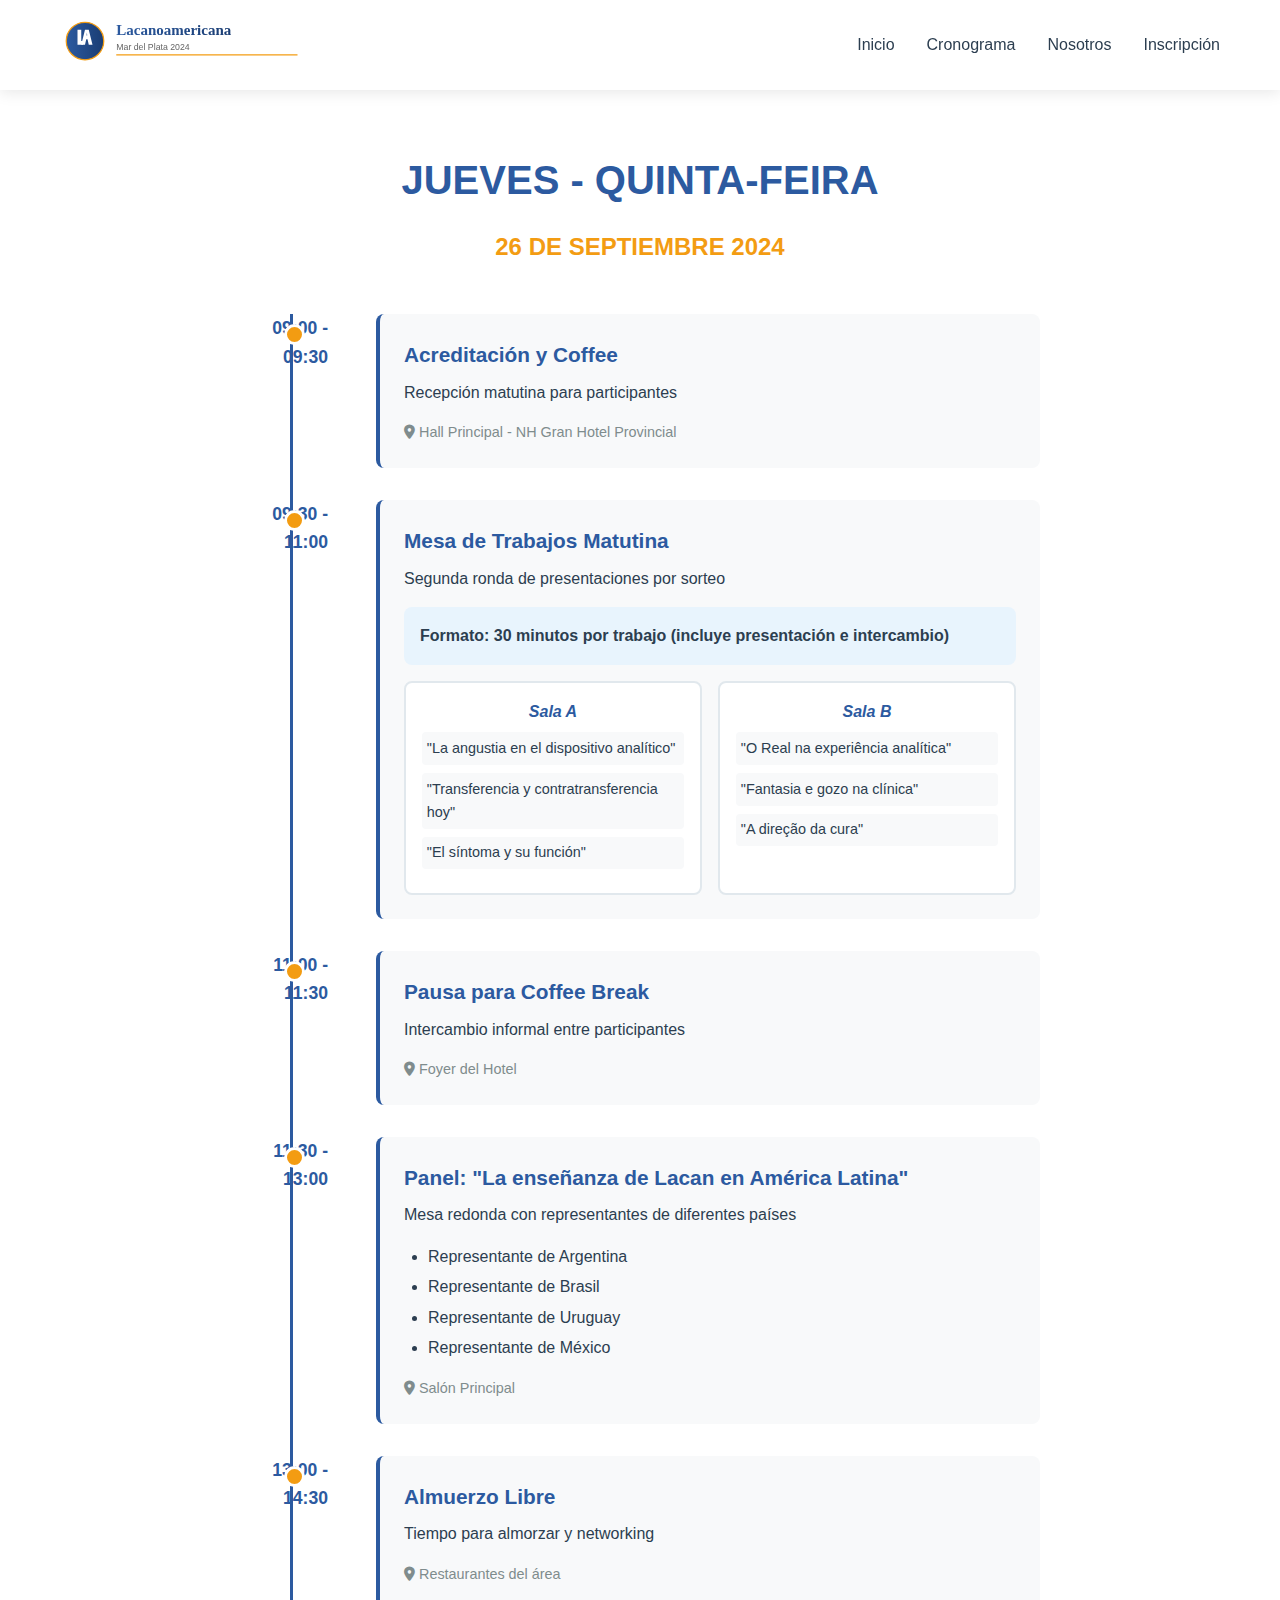
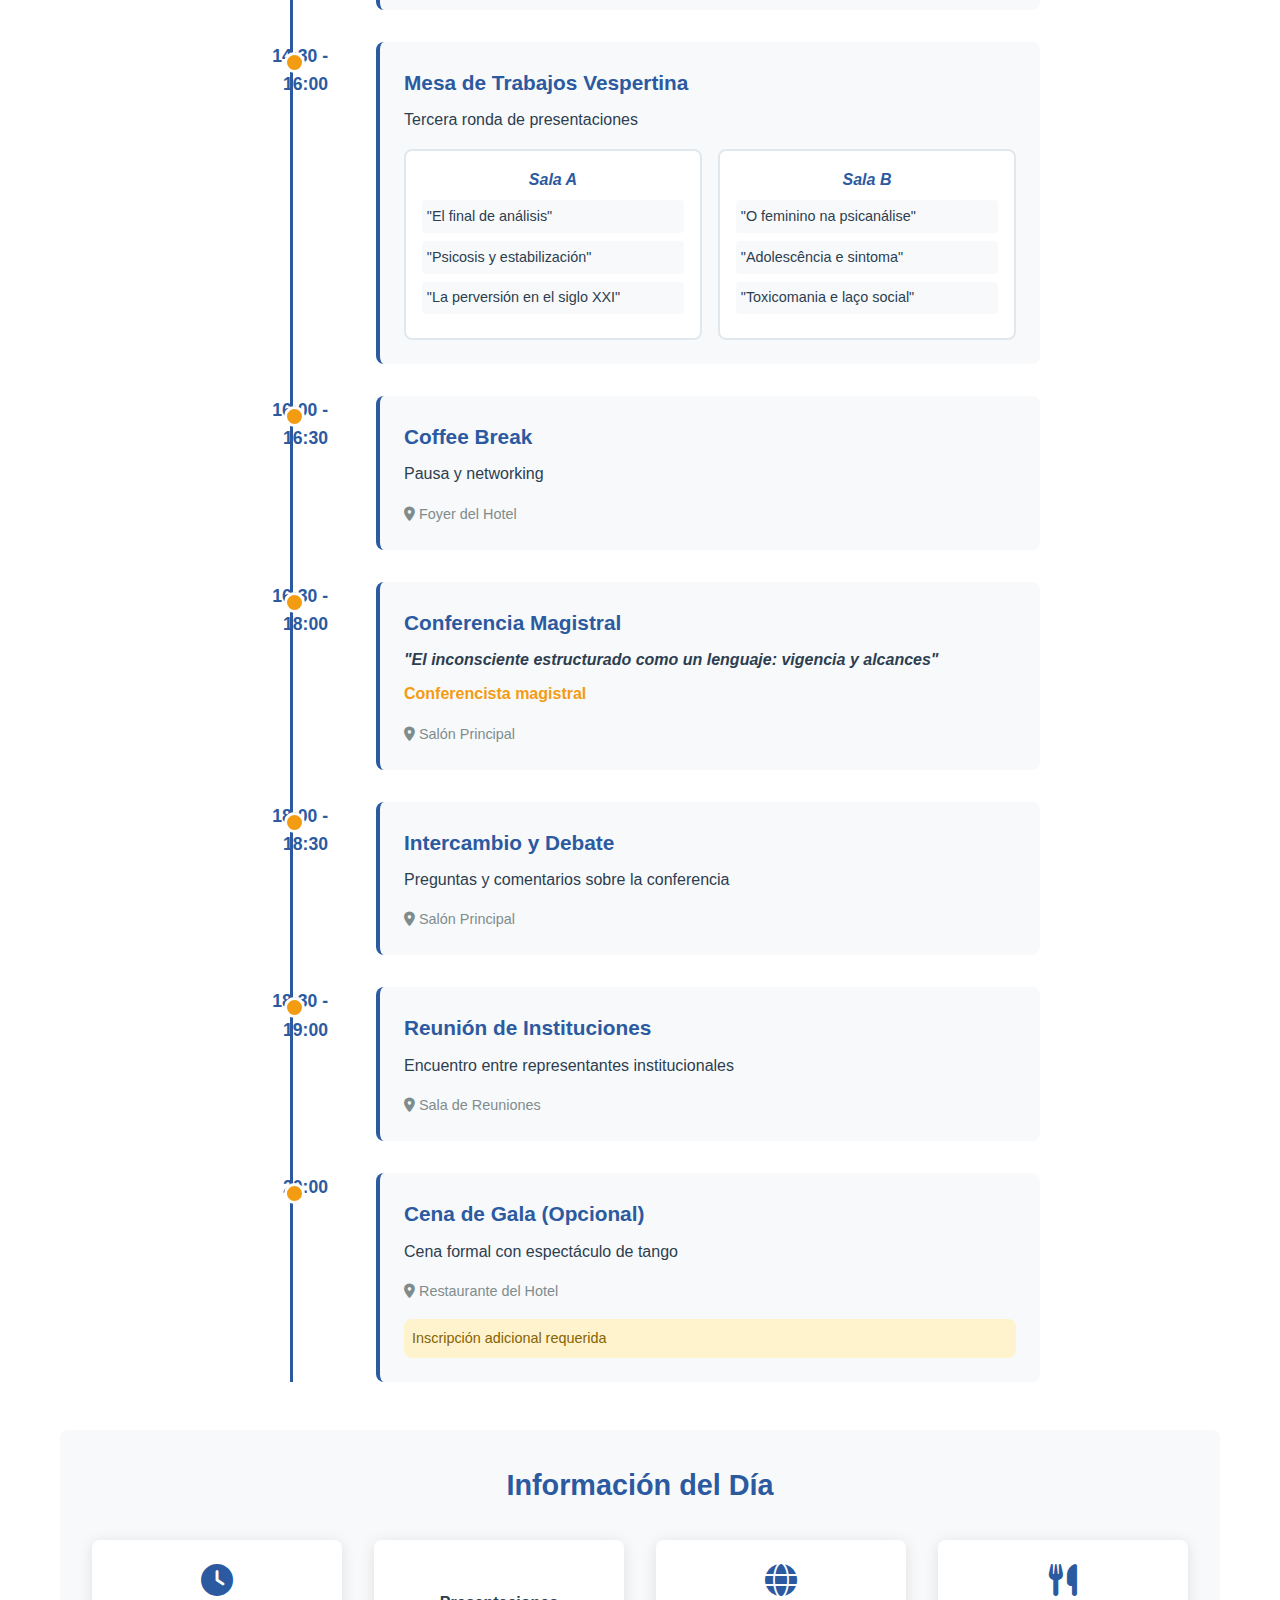
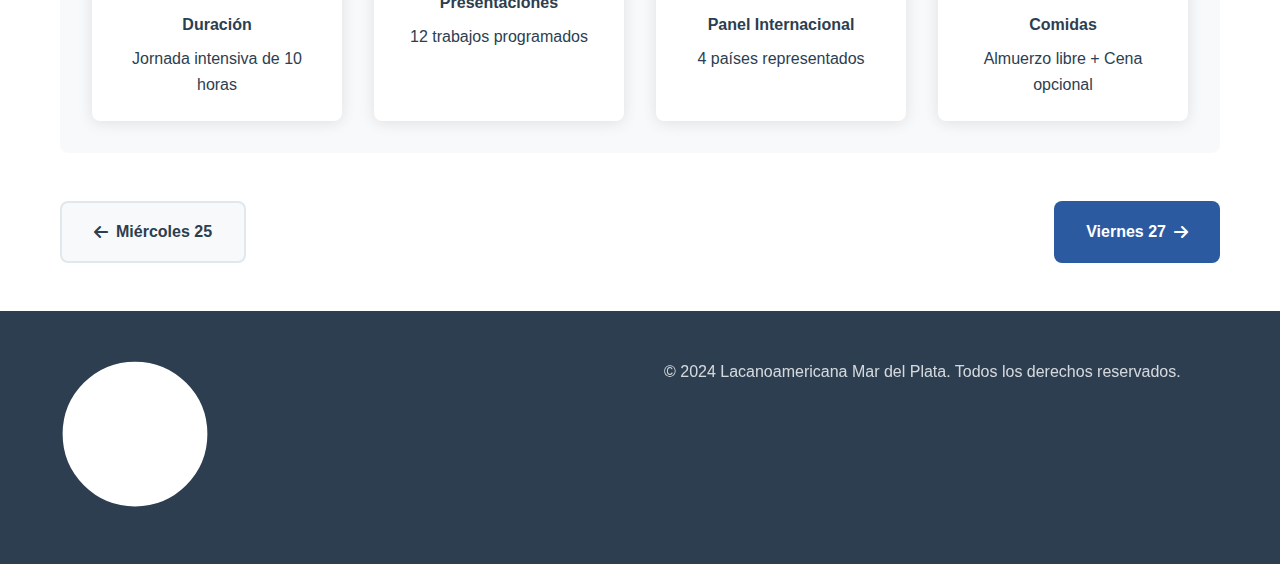
<file: pages/jueves-26-sep.html>
<!DOCTYPE html>
<html lang="es">
<head>
    <meta charset="UTF-8">
    <meta name="viewport" content="width=device-width, initial-scale=1.0">
    <title>Jueves 26 de Septiembre - Lacanoamericana Mar del Plata 2024</title>
    <meta name="description" content="Cronograma del jueves 26 de septiembre de la Reunión Lacanoamericana de Psicoanálisis en Mar del Plata 2024">
    <link rel="stylesheet" href="../styles/main.css">
    <link href="https://cdnjs.cloudflare.com/ajax/libs/font-awesome/6.0.0/css/all.min.css" rel="stylesheet">
</head>
<body>
    <header class="header">
        <nav class="navbar">
            <div class="nav-container">
                <div class="nav-logo">
                    <a href="../index.html">
                        <img src="../assets/images/lacano-logo-texto.svg" alt="Lacanoamericana Mar del Plata 2024" class="logo">
                    </a>
                </div>
                <div class="nav-menu">
                    <a href="../index.html" class="nav-link">Inicio</a>
                    <a href="../index.html#cronograma" class="nav-link">Cronograma</a>
                    <a href="../index.html#nosotros" class="nav-link">Nosotros</a>
                    <a href="../index.html#contacto" class="nav-link">Inscripción</a>
                </div>
            </div>
        </nav>
    </header>

    <main style="padding-top: 100px;">
        <section class="schedule-detail">
            <div class="container">
                <div class="schedule-header">
                    <h1>JUEVES - QUINTA-FEIRA</h1>
                    <p class="schedule-date">26 DE SEPTIEMBRE 2024</p>
                </div>

                <div class="schedule-timeline">
                    <div class="timeline-item">
                        <div class="timeline-time">09:00 - 09:30</div>
                        <div class="timeline-content">
                            <h3>Acreditación y Coffee</h3>
                            <p>Recepción matutina para participantes</p>
                            <p class="timeline-location"><i class="fas fa-map-marker-alt"></i> Hall Principal - NH Gran Hotel Provincial</p>
                        </div>
                    </div>

                    <div class="timeline-item">
                        <div class="timeline-time">09:30 - 11:00</div>
                        <div class="timeline-content">
                            <h3>Mesa de Trabajos Matutina</h3>
                            <p>Segunda ronda de presentaciones por sorteo</p>
                            <p class="work-format">Formato: 30 minutos por trabajo (incluye presentación e intercambio)</p>
                            <div class="parallel-sessions">
                                <div class="session">
                                    <h4>Sala A</h4>
                                    <p>"La angustia en el dispositivo analítico"</p>
                                    <p>"Transferencia y contratransferencia hoy"</p>
                                    <p>"El síntoma y su función"</p>
                                </div>
                                <div class="session">
                                    <h4>Sala B</h4>
                                    <p>"O Real na experiência analítica"</p>
                                    <p>"Fantasia e gozo na clínica"</p>
                                    <p>"A direção da cura"</p>
                                </div>
                            </div>
                        </div>
                    </div>

                    <div class="timeline-item">
                        <div class="timeline-time">11:00 - 11:30</div>
                        <div class="timeline-content">
                            <h3>Pausa para Coffee Break</h3>
                            <p>Intercambio informal entre participantes</p>
                            <p class="timeline-location"><i class="fas fa-map-marker-alt"></i> Foyer del Hotel</p>
                        </div>
                    </div>

                    <div class="timeline-item">
                        <div class="timeline-time">11:30 - 13:00</div>
                        <div class="timeline-content">
                            <h3>Panel: "La enseñanza de Lacan en América Latina"</h3>
                            <p>Mesa redonda con representantes de diferentes países</p>
                            <ul class="speakers-list">
                                <li>Representante de Argentina</li>
                                <li>Representante de Brasil</li>
                                <li>Representante de Uruguay</li>
                                <li>Representante de México</li>
                            </ul>
                            <p class="timeline-location"><i class="fas fa-map-marker-alt"></i> Salón Principal</p>
                        </div>
                    </div>

                    <div class="timeline-item">
                        <div class="timeline-time">13:00 - 14:30</div>
                        <div class="timeline-content">
                            <h3>Almuerzo Libre</h3>
                            <p>Tiempo para almorzar y networking</p>
                            <p class="timeline-location"><i class="fas fa-map-marker-alt"></i> Restaurantes del área</p>
                        </div>
                    </div>

                    <div class="timeline-item">
                        <div class="timeline-time">14:30 - 16:00</div>
                        <div class="timeline-content">
                            <h3>Mesa de Trabajos Vespertina</h3>
                            <p>Tercera ronda de presentaciones</p>
                            <div class="parallel-sessions">
                                <div class="session">
                                    <h4>Sala A</h4>
                                    <p>"El final de análisis"</p>
                                    <p>"Psicosis y estabilización"</p>
                                    <p>"La perversión en el siglo XXI"</p>
                                </div>
                                <div class="session">
                                    <h4>Sala B</h4>
                                    <p>"O feminino na psicanálise"</p>
                                    <p>"Adolescência e sintoma"</p>
                                    <p>"Toxicomania e laço social"</p>
                                </div>
                            </div>
                        </div>
                    </div>

                    <div class="timeline-item">
                        <div class="timeline-time">16:00 - 16:30</div>
                        <div class="timeline-content">
                            <h3>Coffee Break</h3>
                            <p>Pausa y networking</p>
                            <p class="timeline-location"><i class="fas fa-map-marker-alt"></i> Foyer del Hotel</p>
                        </div>
                    </div>

                    <div class="timeline-item">
                        <div class="timeline-time">16:30 - 18:00</div>
                        <div class="timeline-content">
                            <h3>Conferencia Magistral</h3>
                            <h4>"El inconsciente estructurado como un lenguaje: vigencia y alcances"</h4>
                            <p class="speaker">Conferencista magistral</p>
                            <p class="timeline-location"><i class="fas fa-map-marker-alt"></i> Salón Principal</p>
                        </div>
                    </div>

                    <div class="timeline-item">
                        <div class="timeline-time">18:00 - 18:30</div>
                        <div class="timeline-content">
                            <h3>Intercambio y Debate</h3>
                            <p>Preguntas y comentarios sobre la conferencia</p>
                            <p class="timeline-location"><i class="fas fa-map-marker-alt"></i> Salón Principal</p>
                        </div>
                    </div>

                    <div class="timeline-item">
                        <div class="timeline-time">18:30 - 19:00</div>
                        <div class="timeline-content">
                            <h3>Reunión de Instituciones</h3>
                            <p>Encuentro entre representantes institucionales</p>
                            <p class="timeline-location"><i class="fas fa-map-marker-alt"></i> Sala de Reuniones</p>
                        </div>
                    </div>

                    <div class="timeline-item">
                        <div class="timeline-time">20:00</div>
                        <div class="timeline-content">
                            <h3>Cena de Gala (Opcional)</h3>
                            <p>Cena formal con espectáculo de tango</p>
                            <p class="timeline-location"><i class="fas fa-map-marker-alt"></i> Restaurante del Hotel</p>
                            <p class="note">Inscripción adicional requerida</p>
                        </div>
                    </div>
                </div>

                <div class="day-info">
                    <h3>Información del Día</h3>
                    <div class="info-grid">
                        <div class="info-item">
                            <i class="fas fa-clock"></i>
                            <h4>Duración</h4>
                            <p>Jornada intensiva de 10 horas</p>
                        </div>
                        <div class="info-item">
                            <i class="fas fa-presentation"></i>
                            <h4>Presentaciones</h4>
                            <p>12 trabajos programados</p>
                        </div>
                        <div class="info-item">
                            <i class="fas fa-globe"></i>
                            <h4>Panel Internacional</h4>
                            <p>4 países representados</p>
                        </div>
                        <div class="info-item">
                            <i class="fas fa-utensils"></i>
                            <h4>Comidas</h4>
                            <p>Almuerzo libre + Cena opcional</p>
                        </div>
                    </div>
                </div>

                <div class="navigation-buttons">
                    <a href="miercoles-25-sep.html" class="btn-secondary">
                        <i class="fas fa-arrow-left"></i> Miércoles 25
                    </a>
                    <a href="viernes-27-sep.html" class="btn-primary">
                        Viernes 27 <i class="fas fa-arrow-right"></i>
                    </a>
                </div>
            </div>
        </section>
    </main>

    <footer class="footer">
        <div class="container">
            <div class="footer-content">
                <div class="footer-logo">
                    <img src="../assets/images/lacano-logo.svg" alt="Lacanoamericana Logo" class="footer-logo-img">
                </div>
                <div class="footer-info">
                    <p>&copy; 2024 Lacanoamericana Mar del Plata. Todos los derechos reservados.</p>
                </div>
            </div>
        </div>
    </footer>

    <style>
        .schedule-detail {
            padding: 3rem 0;
            background: var(--bg-light);
        }

        .schedule-header {
            text-align: center;
            margin-bottom: 3rem;
        }

        .schedule-header h1 {
            font-size: 2.5rem;
            color: var(--primary-color);
            margin-bottom: 1rem;
        }

        .schedule-date {
            font-size: 1.5rem;
            color: var(--accent-color);
            font-weight: 700;
        }

        .schedule-timeline {
            max-width: 800px;
            margin: 0 auto;
            position: relative;
        }

        .schedule-timeline::before {
            content: '';
            position: absolute;
            left: 50px;
            top: 0;
            bottom: 0;
            width: 3px;
            background: var(--primary-color);
        }

        .timeline-item {
            display: flex;
            margin-bottom: 2rem;
            position: relative;
        }

        .timeline-item::before {
            content: '';
            position: absolute;
            left: 44px;
            top: 10px;
            width: 15px;
            height: 15px;
            background: var(--accent-color);
            border-radius: 50%;
            border: 3px solid var(--bg-light);
        }

        .timeline-time {
            width: 120px;
            font-weight: 700;
            color: var(--primary-color);
            font-size: 1.1rem;
            text-align: right;
            padding-right: 2rem;
        }

        .timeline-content {
            flex: 1;
            background: var(--bg-gray);
            padding: 1.5rem;
            border-radius: var(--border-radius);
            border-left: 4px solid var(--primary-color);
            margin-left: 1rem;
        }

        .timeline-content h3 {
            color: var(--primary-color);
            margin-bottom: 0.5rem;
            font-size: 1.3rem;
        }

        .timeline-content h4 {
            color: var(--text-dark);
            margin-bottom: 0.5rem;
            font-style: italic;
        }

        .timeline-location {
            color: var(--text-muted);
            font-size: 0.9rem;
            margin-top: 1rem;
        }

        .speakers-list {
            margin: 1rem 0;
            padding-left: 1.5rem;
        }

        .speakers-list li {
            margin-bottom: 0.3rem;
            color: var(--text-dark);
        }

        .work-format {
            background: #e8f4fd;
            padding: 1rem;
            border-radius: var(--border-radius);
            margin: 1rem 0;
            font-weight: 600;
        }

        .parallel-sessions {
            display: grid;
            grid-template-columns: 1fr 1fr;
            gap: 1rem;
            margin-top: 1rem;
        }

        .session {
            background: var(--bg-light);
            padding: 1rem;
            border-radius: var(--border-radius);
            border: 2px solid var(--border-color);
        }

        .session h4 {
            color: var(--primary-color);
            margin-bottom: 0.5rem;
            text-align: center;
        }

        .session p {
            font-size: 0.9rem;
            margin-bottom: 0.5rem;
            padding: 0.3rem;
            background: var(--bg-gray);
            border-radius: 4px;
        }

        .speaker {
            font-weight: 600;
            color: var(--accent-color);
            margin-top: 0.5rem;
        }

        .note {
            background: #fff3cd;
            color: #856404;
            padding: 0.5rem;
            border-radius: var(--border-radius);
            font-size: 0.9rem;
            margin-top: 1rem;
        }

        .day-info {
            background: var(--bg-gray);
            padding: 2rem;
            border-radius: var(--border-radius);
            margin: 3rem 0;
        }

        .day-info h3 {
            text-align: center;
            color: var(--primary-color);
            margin-bottom: 2rem;
            font-size: 1.8rem;
        }

        .info-grid {
            display: grid;
            grid-template-columns: repeat(auto-fit, minmax(200px, 1fr));
            gap: 2rem;
        }

        .info-item {
            text-align: center;
            background: var(--bg-light);
            padding: 1.5rem;
            border-radius: var(--border-radius);
            box-shadow: var(--shadow);
        }

        .info-item i {
            font-size: 2rem;
            color: var(--primary-color);
            margin-bottom: 1rem;
        }

        .info-item h4 {
            color: var(--text-dark);
            margin-bottom: 0.5rem;
        }

        .navigation-buttons {
            display: flex;
            justify-content: space-between;
            margin-top: 3rem;
            flex-wrap: wrap;
            gap: 1rem;
        }

        .btn-primary, .btn-secondary {
            padding: 1rem 2rem;
            text-decoration: none;
            border-radius: var(--border-radius);
            font-weight: 600;
            transition: var(--transition);
            display: inline-flex;
            align-items: center;
            gap: 0.5rem;
        }

        .btn-primary {
            background: var(--primary-color);
            color: var(--text-light);
        }

        .btn-primary:hover {
            background: var(--secondary-color);
            transform: translateY(-2px);
        }

        .btn-secondary {
            background: var(--bg-gray);
            color: var(--text-dark);
            border: 2px solid var(--border-color);
        }

        .btn-secondary:hover {
            background: var(--bg-light);
            border-color: var(--primary-color);
        }

        @media (max-width: 768px) {
            .schedule-timeline::before {
                left: 20px;
            }

            .timeline-item::before {
                left: 14px;
            }

            .timeline-item {
                flex-direction: column;
            }

            .timeline-time {
                width: auto;
                text-align: left;
                padding-right: 0;
                margin-bottom: 0.5rem;
                padding-left: 3rem;
            }

            .timeline-content {
                margin-left: 3rem;
            }

            .parallel-sessions {
                grid-template-columns: 1fr;
            }

            .navigation-buttons {
                justify-content: center;
            }
        }
    </style>

    <script src="../scripts/main.js"></script>
</body>
</html>
</file>
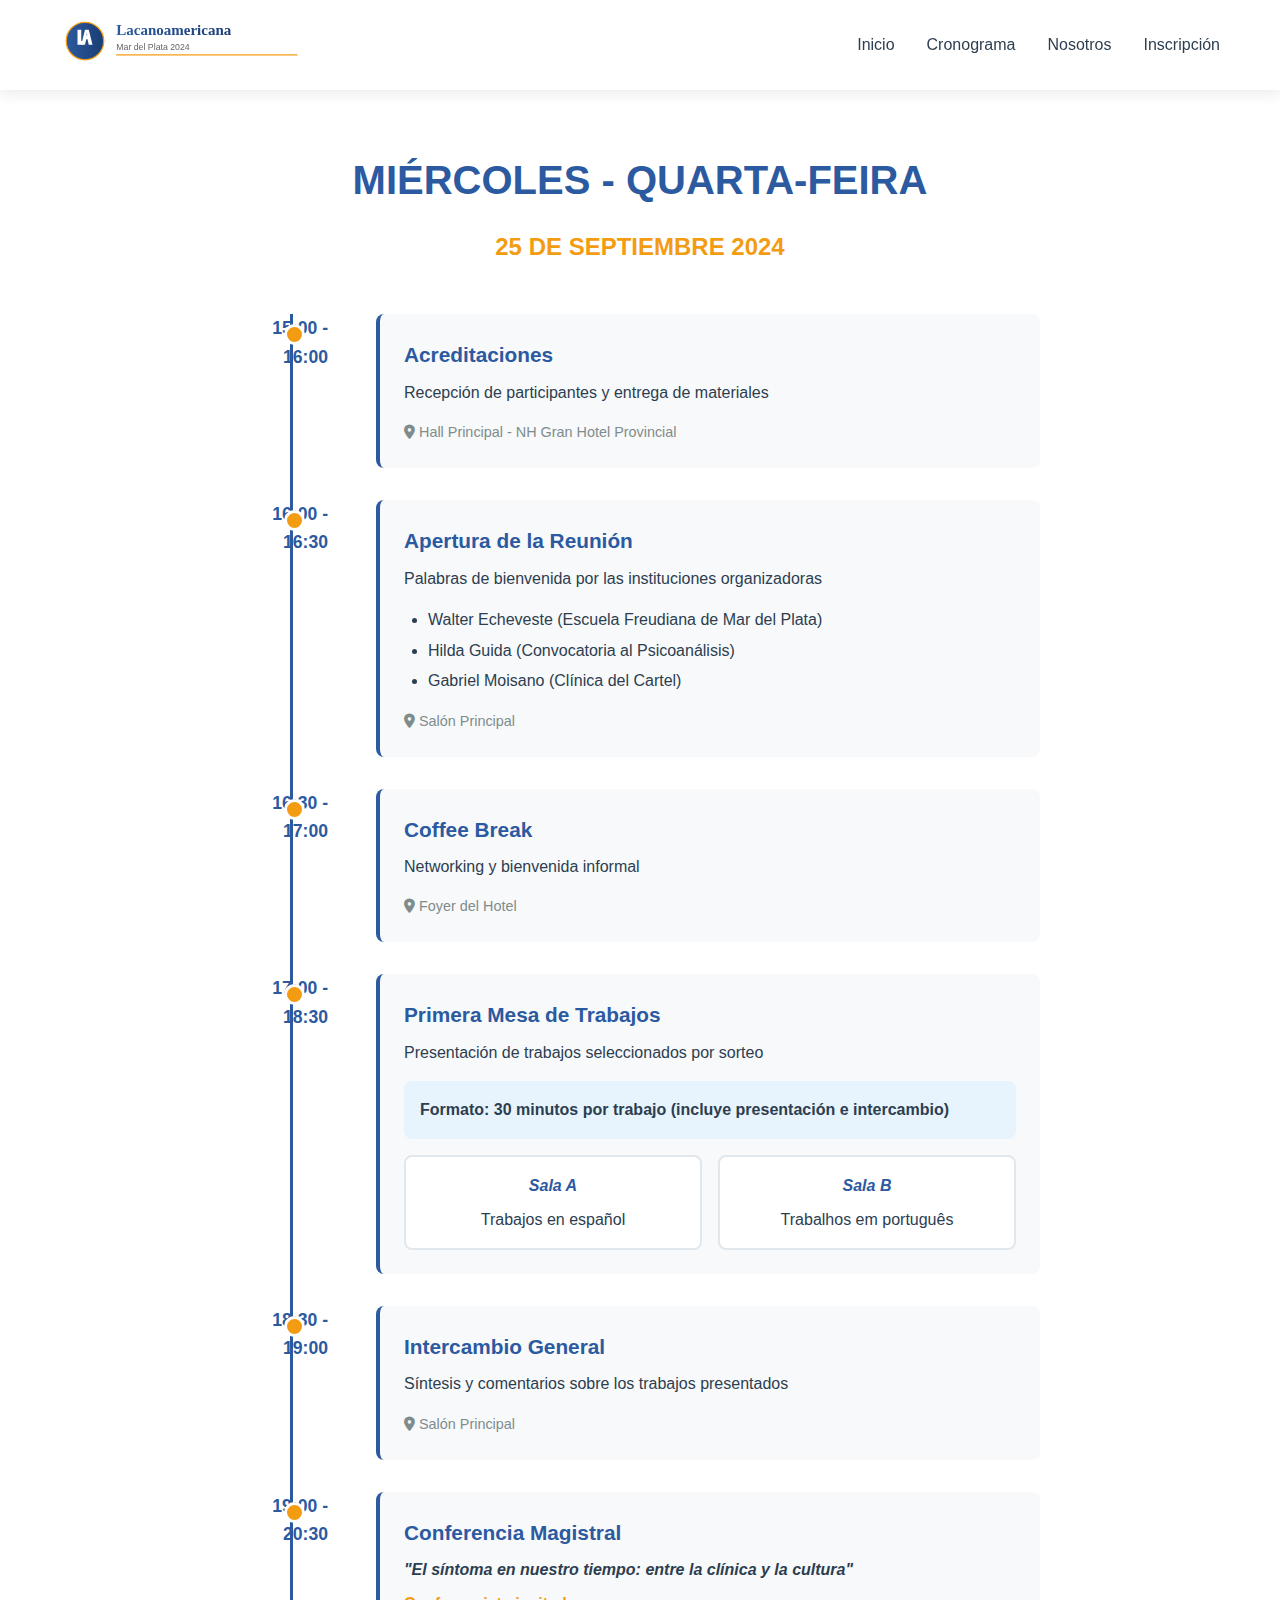
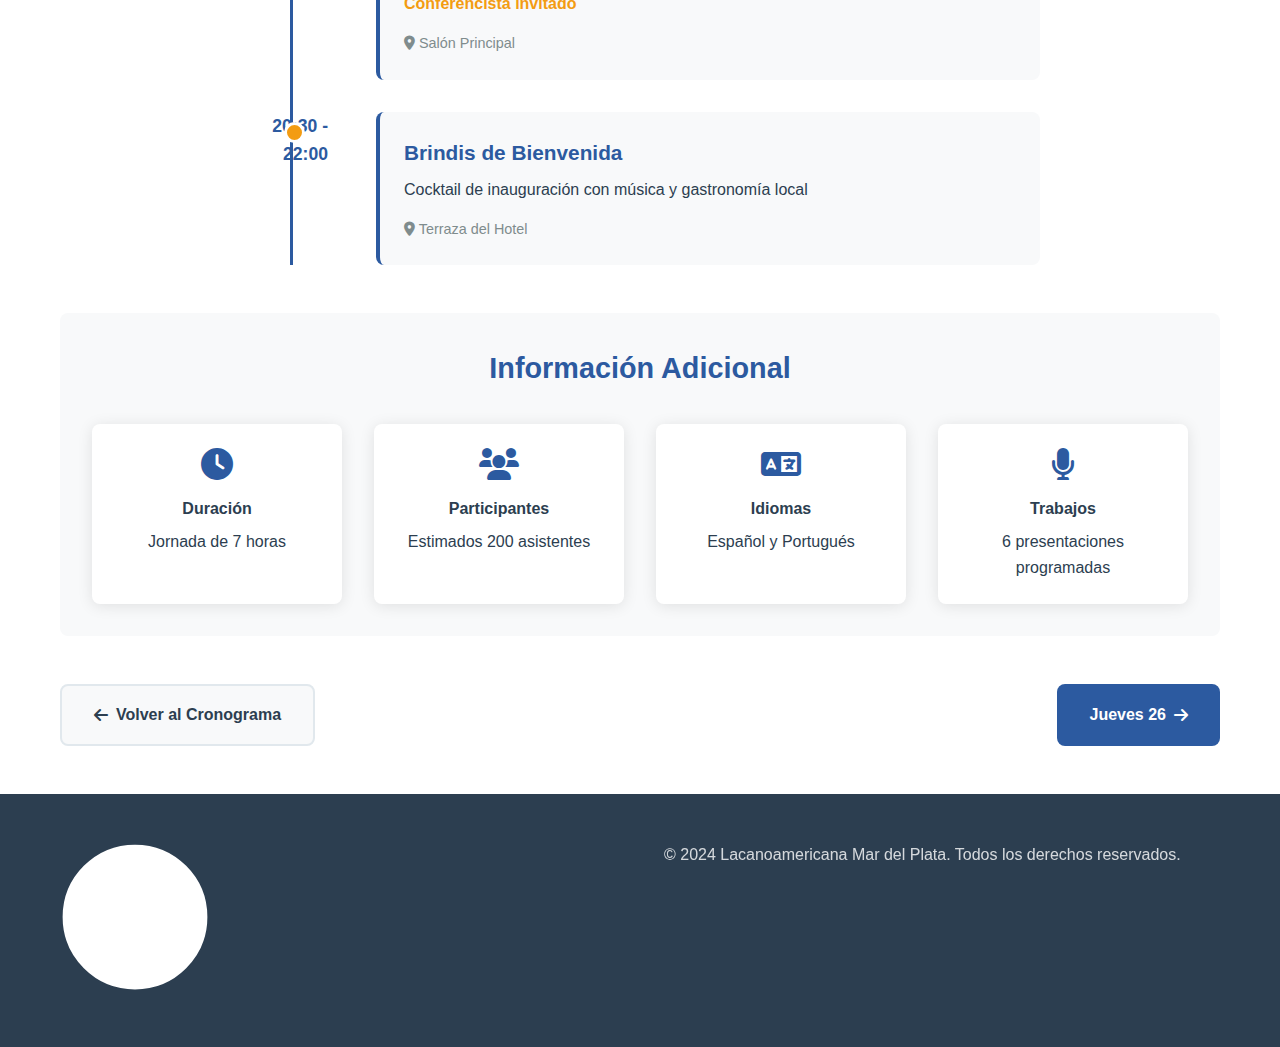
<file: pages/miercoles-25-sep.html>
<!DOCTYPE html>
<html lang="es">
<head>
    <meta charset="UTF-8">
    <meta name="viewport" content="width=device-width, initial-scale=1.0">
    <title>Miércoles 25 de Septiembre - Lacanoamericana Mar del Plata 2024</title>
    <meta name="description" content="Cronograma del miércoles 25 de septiembre de la Reunión Lacanoamericana de Psicoanálisis en Mar del Plata 2024">
    <link rel="stylesheet" href="../styles/main.css">
    <link href="https://cdnjs.cloudflare.com/ajax/libs/font-awesome/6.0.0/css/all.min.css" rel="stylesheet">
</head>
<body>
    <header class="header">
        <nav class="navbar">
            <div class="nav-container">
                <div class="nav-logo">
                    <a href="../index.html">
                        <img src="../assets/images/lacano-logo-texto.svg" alt="Lacanoamericana Mar del Plata 2024" class="logo">
                    </a>
                </div>
                <div class="nav-menu">
                    <a href="../index.html" class="nav-link">Inicio</a>
                    <a href="../index.html#cronograma" class="nav-link">Cronograma</a>
                    <a href="../index.html#nosotros" class="nav-link">Nosotros</a>
                    <a href="../index.html#contacto" class="nav-link">Inscripción</a>
                </div>
            </div>
        </nav>
    </header>

    <main style="padding-top: 100px;">
        <section class="schedule-detail">
            <div class="container">
                <div class="schedule-header">
                    <h1>MIÉRCOLES - QUARTA-FEIRA</h1>
                    <p class="schedule-date">25 DE SEPTIEMBRE 2024</p>
                </div>

                <div class="schedule-timeline">
                    <div class="timeline-item">
                        <div class="timeline-time">15:00 - 16:00</div>
                        <div class="timeline-content">
                            <h3>Acreditaciones</h3>
                            <p>Recepción de participantes y entrega de materiales</p>
                            <p class="timeline-location"><i class="fas fa-map-marker-alt"></i> Hall Principal - NH Gran Hotel Provincial</p>
                        </div>
                    </div>

                    <div class="timeline-item">
                        <div class="timeline-time">16:00 - 16:30</div>
                        <div class="timeline-content">
                            <h3>Apertura de la Reunión</h3>
                            <p>Palabras de bienvenida por las instituciones organizadoras</p>
                            <ul class="speakers-list">
                                <li>Walter Echeveste (Escuela Freudiana de Mar del Plata)</li>
                                <li>Hilda Guida (Convocatoria al Psicoanálisis)</li>
                                <li>Gabriel Moisano (Clínica del Cartel)</li>
                            </ul>
                            <p class="timeline-location"><i class="fas fa-map-marker-alt"></i> Salón Principal</p>
                        </div>
                    </div>

                    <div class="timeline-item">
                        <div class="timeline-time">16:30 - 17:00</div>
                        <div class="timeline-content">
                            <h3>Coffee Break</h3>
                            <p>Networking y bienvenida informal</p>
                            <p class="timeline-location"><i class="fas fa-map-marker-alt"></i> Foyer del Hotel</p>
                        </div>
                    </div>

                    <div class="timeline-item">
                        <div class="timeline-time">17:00 - 18:30</div>
                        <div class="timeline-content">
                            <h3>Primera Mesa de Trabajos</h3>
                            <p>Presentación de trabajos seleccionados por sorteo</p>
                            <p class="work-format">Formato: 30 minutos por trabajo (incluye presentación e intercambio)</p>
                            <div class="parallel-sessions">
                                <div class="session">
                                    <h4>Sala A</h4>
                                    <p>Trabajos en español</p>
                                </div>
                                <div class="session">
                                    <h4>Sala B</h4>
                                    <p>Trabalhos em português</p>
                                </div>
                            </div>
                        </div>
                    </div>

                    <div class="timeline-item">
                        <div class="timeline-time">18:30 - 19:00</div>
                        <div class="timeline-content">
                            <h3>Intercambio General</h3>
                            <p>Síntesis y comentarios sobre los trabajos presentados</p>
                            <p class="timeline-location"><i class="fas fa-map-marker-alt"></i> Salón Principal</p>
                        </div>
                    </div>

                    <div class="timeline-item">
                        <div class="timeline-time">19:00 - 20:30</div>
                        <div class="timeline-content">
                            <h3>Conferencia Magistral</h3>
                            <h4>"El síntoma en nuestro tiempo: entre la clínica y la cultura"</h4>
                            <p class="speaker">Conferencista invitado</p>
                            <p class="timeline-location"><i class="fas fa-map-marker-alt"></i> Salón Principal</p>
                        </div>
                    </div>

                    <div class="timeline-item">
                        <div class="timeline-time">20:30 - 22:00</div>
                        <div class="timeline-content">
                            <h3>Brindis de Bienvenida</h3>
                            <p>Cocktail de inauguración con música y gastronomía local</p>
                            <p class="timeline-location"><i class="fas fa-map-marker-alt"></i> Terraza del Hotel</p>
                        </div>
                    </div>
                </div>

                <div class="day-info">
                    <h3>Información Adicional</h3>
                    <div class="info-grid">
                        <div class="info-item">
                            <i class="fas fa-clock"></i>
                            <h4>Duración</h4>
                            <p>Jornada de 7 horas</p>
                        </div>
                        <div class="info-item">
                            <i class="fas fa-users"></i>
                            <h4>Participantes</h4>
                            <p>Estimados 200 asistentes</p>
                        </div>
                        <div class="info-item">
                            <i class="fas fa-language"></i>
                            <h4>Idiomas</h4>
                            <p>Español y Portugués</p>
                        </div>
                        <div class="info-item">
                            <i class="fas fa-microphone"></i>
                            <h4>Trabajos</h4>
                            <p>6 presentaciones programadas</p>
                        </div>
                    </div>
                </div>

                <div class="navigation-buttons">
                    <a href="../index.html#cronograma" class="btn-secondary">
                        <i class="fas fa-arrow-left"></i> Volver al Cronograma
                    </a>
                    <a href="jueves-26-sep.html" class="btn-primary">
                        Jueves 26 <i class="fas fa-arrow-right"></i>
                    </a>
                </div>
            </div>
        </section>
    </main>

    <footer class="footer">
        <div class="container">
            <div class="footer-content">
                <div class="footer-logo">
                    <img src="../assets/images/lacano-logo.svg" alt="Lacanoamericana Logo" class="footer-logo-img">
                </div>
                <div class="footer-info">
                    <p>&copy; 2024 Lacanoamericana Mar del Plata. Todos los derechos reservados.</p>
                </div>
            </div>
        </div>
    </footer>

    <style>
        .schedule-detail {
            padding: 3rem 0;
            background: var(--bg-light);
        }

        .schedule-header {
            text-align: center;
            margin-bottom: 3rem;
        }

        .schedule-header h1 {
            font-size: 2.5rem;
            color: var(--primary-color);
            margin-bottom: 1rem;
        }

        .schedule-date {
            font-size: 1.5rem;
            color: var(--accent-color);
            font-weight: 700;
        }

        .schedule-timeline {
            max-width: 800px;
            margin: 0 auto;
            position: relative;
        }

        .schedule-timeline::before {
            content: '';
            position: absolute;
            left: 50px;
            top: 0;
            bottom: 0;
            width: 3px;
            background: var(--primary-color);
        }

        .timeline-item {
            display: flex;
            margin-bottom: 2rem;
            position: relative;
        }

        .timeline-item::before {
            content: '';
            position: absolute;
            left: 44px;
            top: 10px;
            width: 15px;
            height: 15px;
            background: var(--accent-color);
            border-radius: 50%;
            border: 3px solid var(--bg-light);
        }

        .timeline-time {
            width: 120px;
            font-weight: 700;
            color: var(--primary-color);
            font-size: 1.1rem;
            text-align: right;
            padding-right: 2rem;
        }

        .timeline-content {
            flex: 1;
            background: var(--bg-gray);
            padding: 1.5rem;
            border-radius: var(--border-radius);
            border-left: 4px solid var(--primary-color);
            margin-left: 1rem;
        }

        .timeline-content h3 {
            color: var(--primary-color);
            margin-bottom: 0.5rem;
            font-size: 1.3rem;
        }

        .timeline-content h4 {
            color: var(--text-dark);
            margin-bottom: 0.5rem;
            font-style: italic;
        }

        .timeline-location {
            color: var(--text-muted);
            font-size: 0.9rem;
            margin-top: 1rem;
        }

        .speakers-list {
            margin: 1rem 0;
            padding-left: 1.5rem;
        }

        .speakers-list li {
            margin-bottom: 0.3rem;
            color: var(--text-dark);
        }

        .work-format {
            background: #e8f4fd;
            padding: 1rem;
            border-radius: var(--border-radius);
            margin: 1rem 0;
            font-weight: 600;
        }

        .parallel-sessions {
            display: grid;
            grid-template-columns: 1fr 1fr;
            gap: 1rem;
            margin-top: 1rem;
        }

        .session {
            background: var(--bg-light);
            padding: 1rem;
            border-radius: var(--border-radius);
            text-align: center;
            border: 2px solid var(--border-color);
        }

        .session h4 {
            color: var(--primary-color);
            margin-bottom: 0.5rem;
        }

        .speaker {
            font-weight: 600;
            color: var(--accent-color);
            margin-top: 0.5rem;
        }

        .day-info {
            background: var(--bg-gray);
            padding: 2rem;
            border-radius: var(--border-radius);
            margin: 3rem 0;
        }

        .day-info h3 {
            text-align: center;
            color: var(--primary-color);
            margin-bottom: 2rem;
            font-size: 1.8rem;
        }

        .info-grid {
            display: grid;
            grid-template-columns: repeat(auto-fit, minmax(200px, 1fr));
            gap: 2rem;
        }

        .info-item {
            text-align: center;
            background: var(--bg-light);
            padding: 1.5rem;
            border-radius: var(--border-radius);
            box-shadow: var(--shadow);
        }

        .info-item i {
            font-size: 2rem;
            color: var(--primary-color);
            margin-bottom: 1rem;
        }

        .info-item h4 {
            color: var(--text-dark);
            margin-bottom: 0.5rem;
        }

        .navigation-buttons {
            display: flex;
            justify-content: space-between;
            margin-top: 3rem;
            flex-wrap: wrap;
            gap: 1rem;
        }

        .btn-primary, .btn-secondary {
            padding: 1rem 2rem;
            text-decoration: none;
            border-radius: var(--border-radius);
            font-weight: 600;
            transition: var(--transition);
            display: inline-flex;
            align-items: center;
            gap: 0.5rem;
        }

        .btn-primary {
            background: var(--primary-color);
            color: var(--text-light);
        }

        .btn-primary:hover {
            background: var(--secondary-color);
            transform: translateY(-2px);
        }

        .btn-secondary {
            background: var(--bg-gray);
            color: var(--text-dark);
            border: 2px solid var(--border-color);
        }

        .btn-secondary:hover {
            background: var(--bg-light);
            border-color: var(--primary-color);
        }

        @media (max-width: 768px) {
            .schedule-timeline::before {
                left: 20px;
            }

            .timeline-item::before {
                left: 14px;
            }

            .timeline-item {
                flex-direction: column;
            }

            .timeline-time {
                width: auto;
                text-align: left;
                padding-right: 0;
                margin-bottom: 0.5rem;
                padding-left: 3rem;
            }

            .timeline-content {
                margin-left: 3rem;
            }

            .parallel-sessions {
                grid-template-columns: 1fr;
            }

            .navigation-buttons {
                justify-content: center;
            }
        }
    </style>

    <script src="../scripts/main.js"></script>
</body>
</html>
</file>
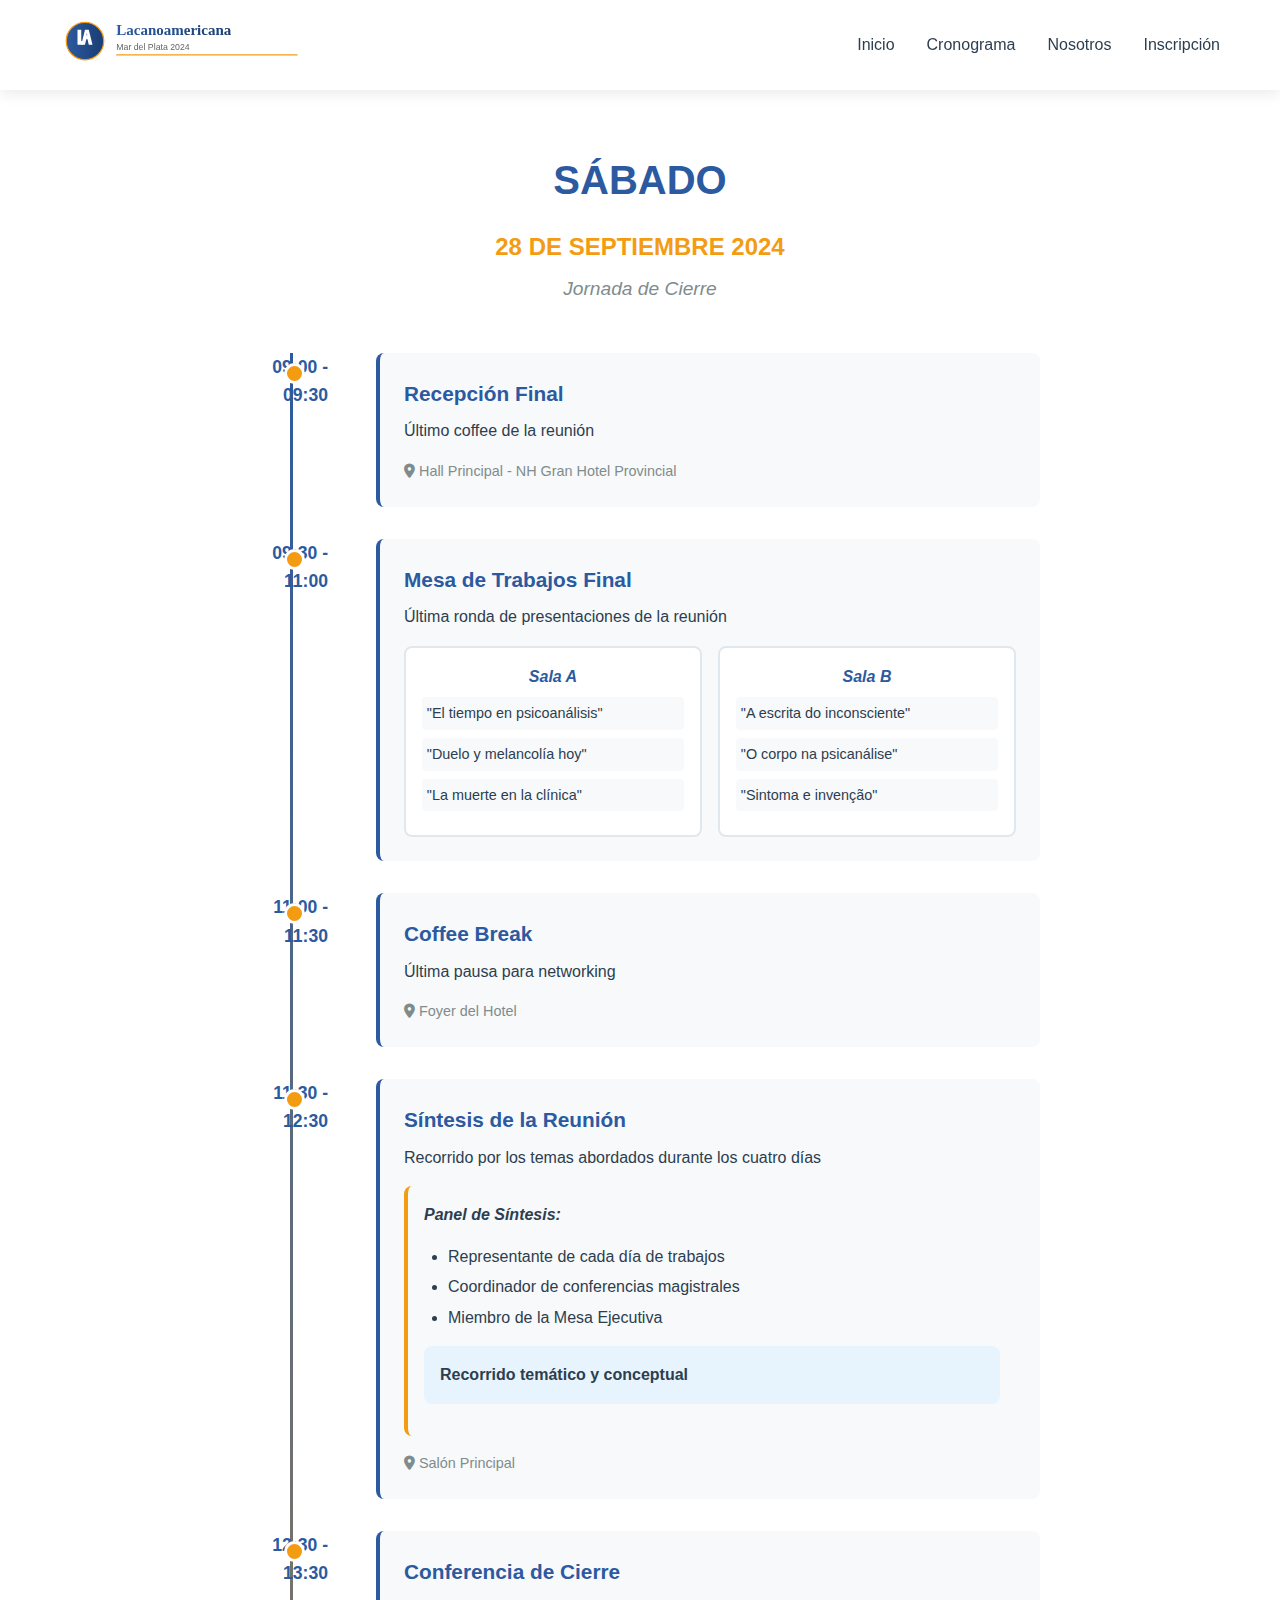
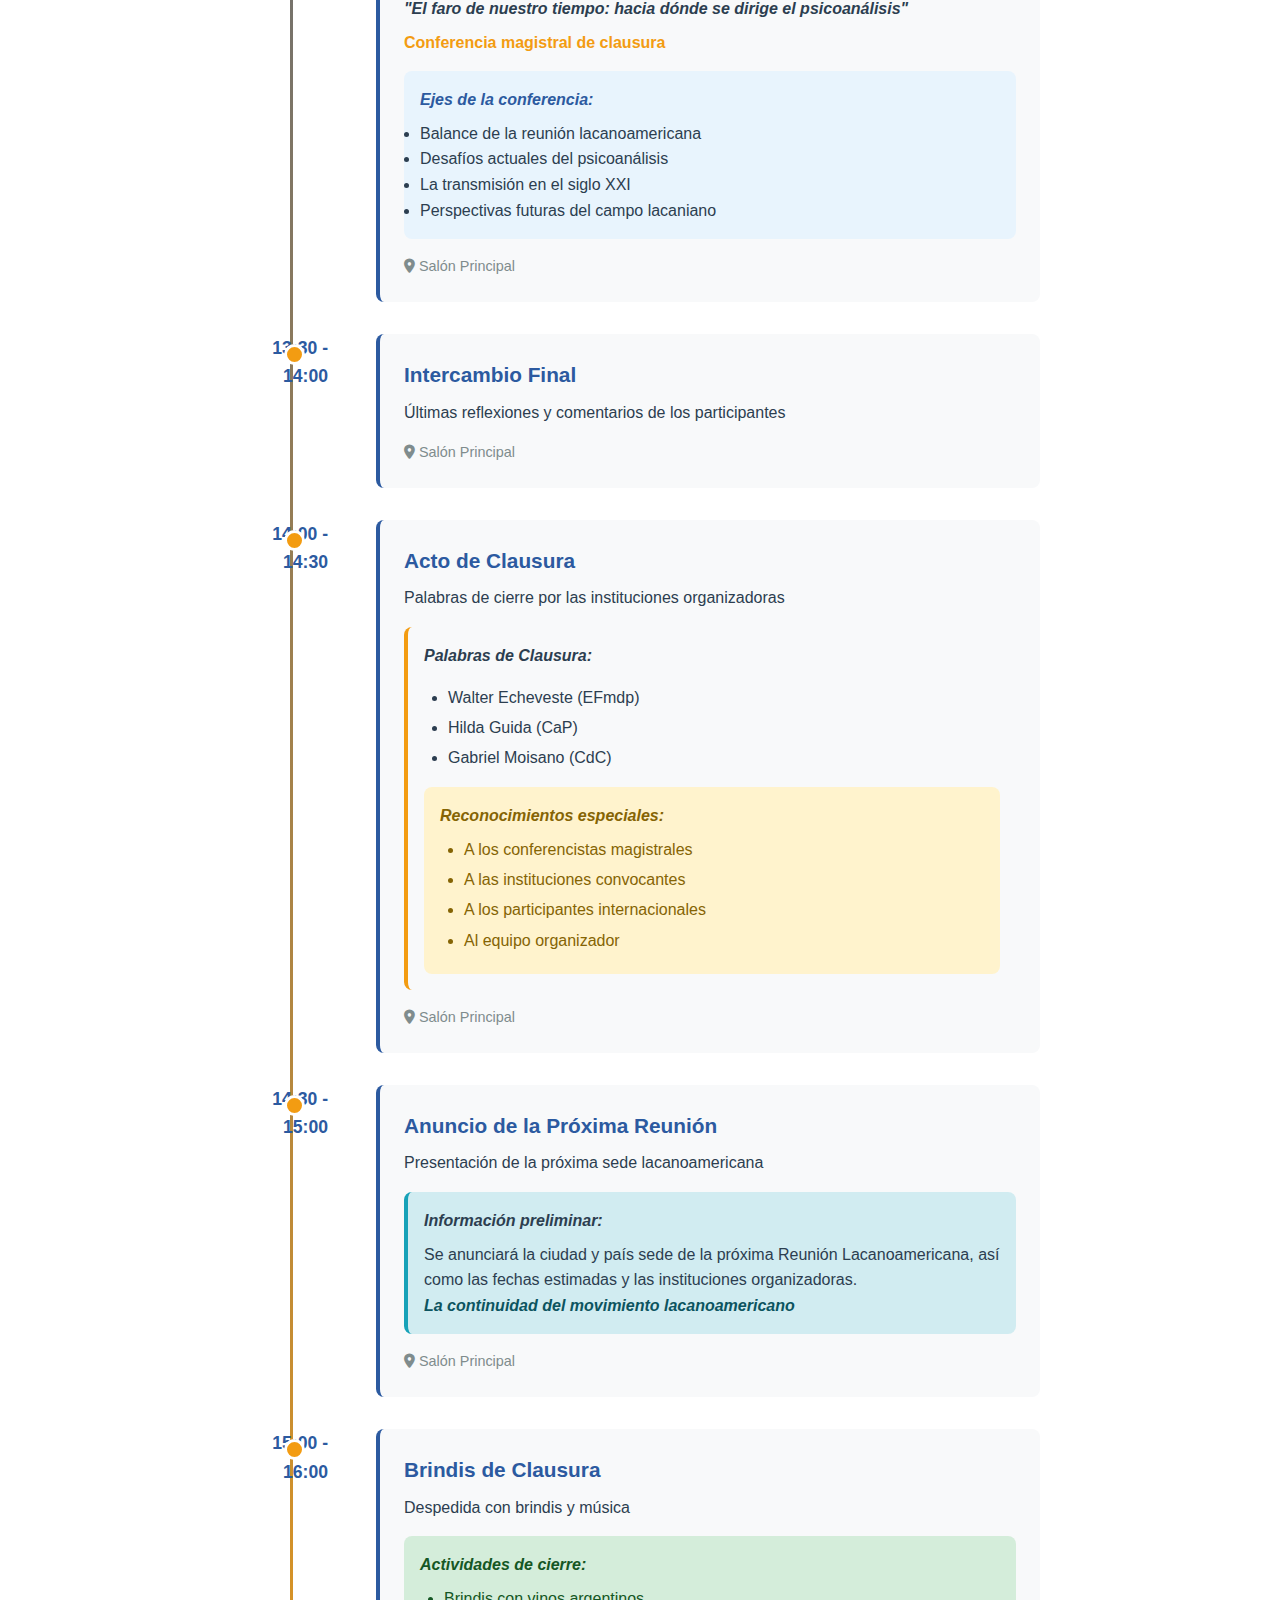
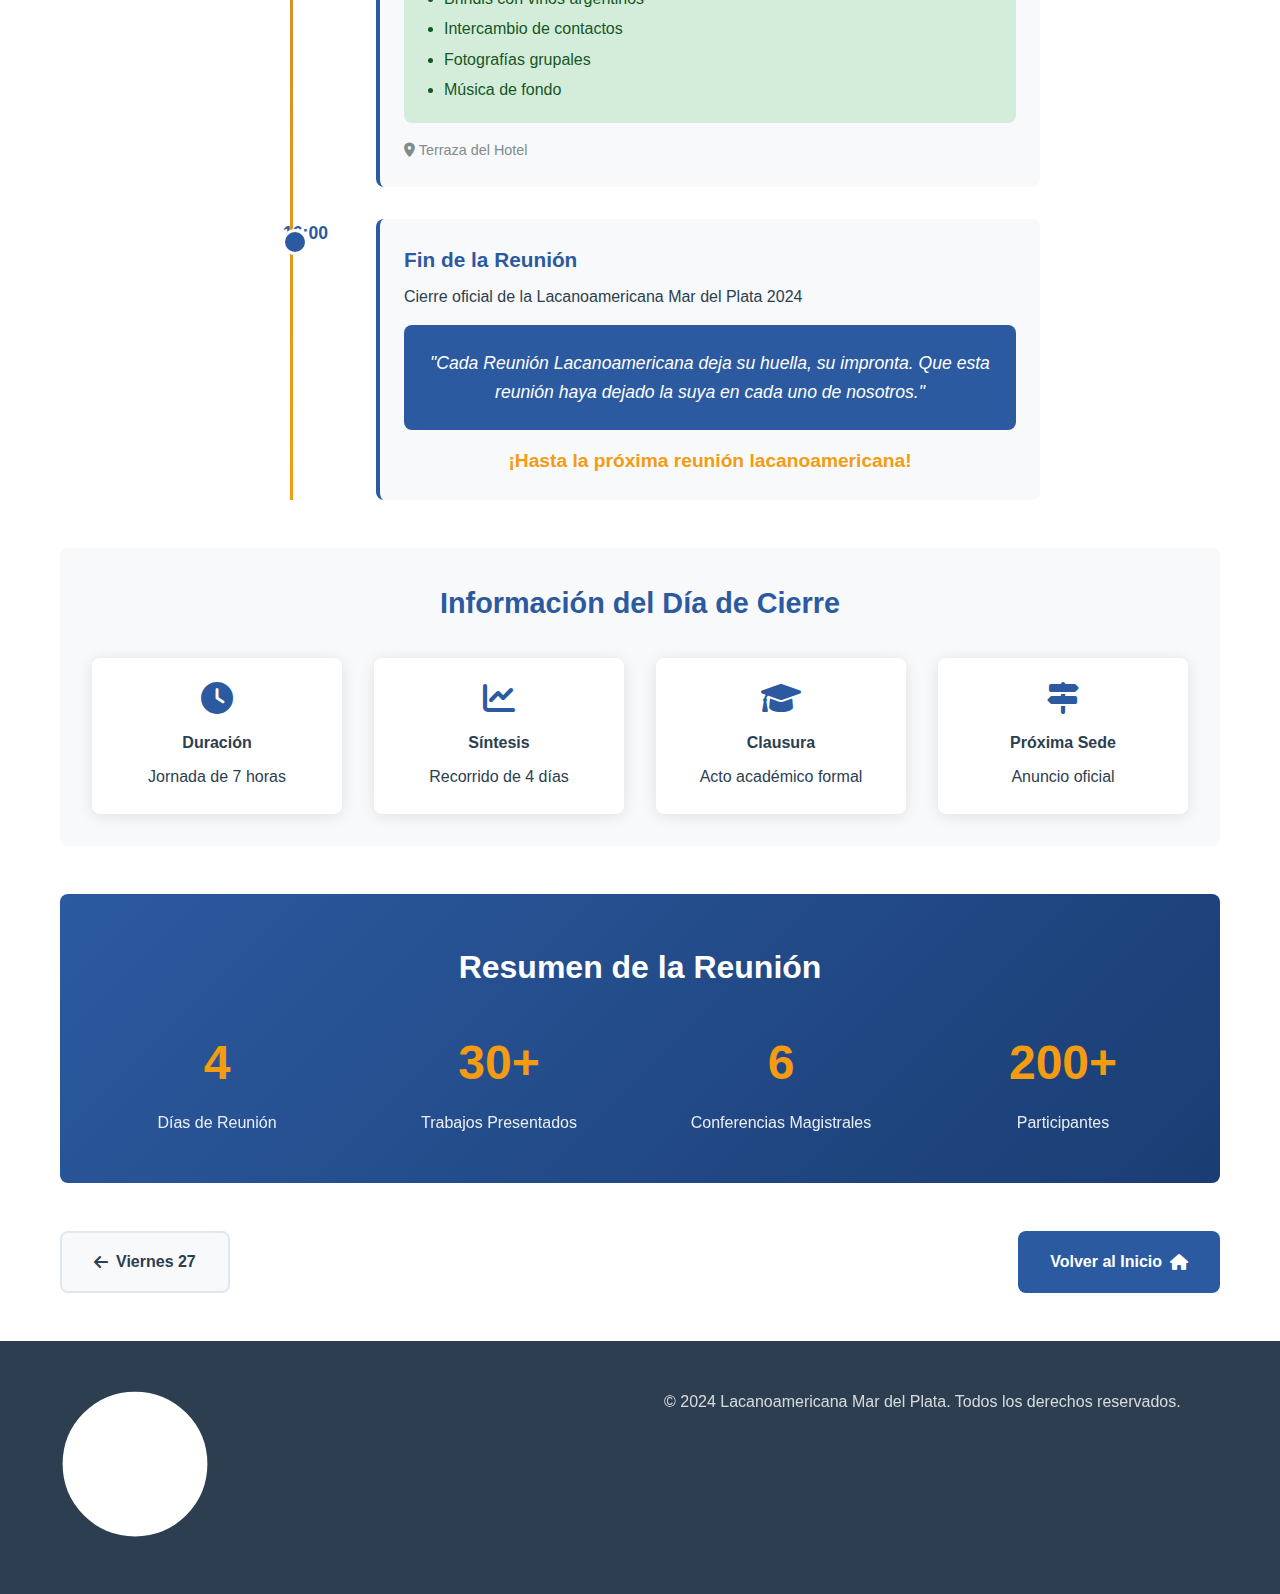
<file: pages/sabado-28-sep.html>
<!DOCTYPE html>
<html lang="es">
<head>
    <meta charset="UTF-8">
    <meta name="viewport" content="width=device-width, initial-scale=1.0">
    <title>Sábado 28 de Septiembre - Lacanoamericana Mar del Plata 2024</title>
    <meta name="description" content="Cronograma del sábado 28 de septiembre, día de cierre de la Reunión Lacanoamericana de Psicoanálisis en Mar del Plata 2024">
    <link rel="stylesheet" href="../styles/main.css">
    <link href="https://cdnjs.cloudflare.com/ajax/libs/font-awesome/6.0.0/css/all.min.css" rel="stylesheet">
</head>
<body>
    <header class="header">
        <nav class="navbar">
            <div class="nav-container">
                <div class="nav-logo">
                    <a href="../index.html">
                        <img src="../assets/images/lacano-logo-texto.svg" alt="Lacanoamericana Mar del Plata 2024" class="logo">
                    </a>
                </div>
                <div class="nav-menu">
                    <a href="../index.html" class="nav-link">Inicio</a>
                    <a href="../index.html#cronograma" class="nav-link">Cronograma</a>
                    <a href="../index.html#nosotros" class="nav-link">Nosotros</a>
                    <a href="../index.html#contacto" class="nav-link">Inscripción</a>
                </div>
            </div>
        </nav>
    </header>

    <main style="padding-top: 100px;">
        <section class="schedule-detail">
            <div class="container">
                <div class="schedule-header">
                    <h1>SÁBADO</h1>
                    <p class="schedule-date">28 DE SEPTIEMBRE 2024</p>
                    <p class="closing-day">Jornada de Cierre</p>
                </div>

                <div class="schedule-timeline">
                    <div class="timeline-item">
                        <div class="timeline-time">09:00 - 09:30</div>
                        <div class="timeline-content">
                            <h3>Recepción Final</h3>
                            <p>Último coffee de la reunión</p>
                            <p class="timeline-location"><i class="fas fa-map-marker-alt"></i> Hall Principal - NH Gran Hotel Provincial</p>
                        </div>
                    </div>

                    <div class="timeline-item">
                        <div class="timeline-time">09:30 - 11:00</div>
                        <div class="timeline-content">
                            <h3>Mesa de Trabajos Final</h3>
                            <p>Última ronda de presentaciones de la reunión</p>
                            <div class="parallel-sessions">
                                <div class="session">
                                    <h4>Sala A</h4>
                                    <p>"El tiempo en psicoanálisis"</p>
                                    <p>"Duelo y melancolía hoy"</p>
                                    <p>"La muerte en la clínica"</p>
                                </div>
                                <div class="session">
                                    <h4>Sala B</h4>
                                    <p>"A escrita do inconsciente"</p>
                                    <p>"O corpo na psicanálise"</p>
                                    <p>"Sintoma e invenção"</p>
                                </div>
                            </div>
                        </div>
                    </div>

                    <div class="timeline-item">
                        <div class="timeline-time">11:00 - 11:30</div>
                        <div class="timeline-content">
                            <h3>Coffee Break</h3>
                            <p>Última pausa para networking</p>
                            <p class="timeline-location"><i class="fas fa-map-marker-alt"></i> Foyer del Hotel</p>
                        </div>
                    </div>

                    <div class="timeline-item">
                        <div class="timeline-time">11:30 - 12:30</div>
                        <div class="timeline-content">
                            <h3>Síntesis de la Reunión</h3>
                            <p>Recorrido por los temas abordados durante los cuatro días</p>
                            <div class="synthesis-panel">
                                <h4>Panel de Síntesis:</h4>
                                <ul class="speakers-list">
                                    <li>Representante de cada día de trabajos</li>
                                    <li>Coordinador de conferencias magistrales</li>
                                    <li>Miembro de la Mesa Ejecutiva</li>
                                </ul>
                                <p class="work-format">Recorrido temático y conceptual</p>
                            </div>
                            <p class="timeline-location"><i class="fas fa-map-marker-alt"></i> Salón Principal</p>
                        </div>
                    </div>

                    <div class="timeline-item">
                        <div class="timeline-time">12:30 - 13:30</div>
                        <div class="timeline-content">
                            <h3>Conferencia de Cierre</h3>
                            <h4>"El faro de nuestro tiempo: hacia dónde se dirige el psicoanálisis"</h4>
                            <p class="speaker">Conferencia magistral de clausura</p>
                            <div class="closing-themes">
                                <h4>Ejes de la conferencia:</h4>
                                <ul>
                                    <li>Balance de la reunión lacanoamericana</li>
                                    <li>Desafíos actuales del psicoanálisis</li>
                                    <li>La transmisión en el siglo XXI</li>
                                    <li>Perspectivas futuras del campo lacaniano</li>
                                </ul>
                            </div>
                            <p class="timeline-location"><i class="fas fa-map-marker-alt"></i> Salón Principal</p>
                        </div>
                    </div>

                    <div class="timeline-item">
                        <div class="timeline-time">13:30 - 14:00</div>
                        <div class="timeline-content">
                            <h3>Intercambio Final</h3>
                            <p>Últimas reflexiones y comentarios de los participantes</p>
                            <p class="timeline-location"><i class="fas fa-map-marker-alt"></i> Salón Principal</p>
                        </div>
                    </div>

                    <div class="timeline-item">
                        <div class="timeline-time">14:00 - 14:30</div>
                        <div class="timeline-content">
                            <h3>Acto de Clausura</h3>
                            <p>Palabras de cierre por las instituciones organizadoras</p>
                            <div class="closing-ceremony">
                                <h4>Palabras de Clausura:</h4>
                                <ul class="speakers-list">
                                    <li>Walter Echeveste (EFmdp)</li>
                                    <li>Hilda Guida (CaP)</li>
                                    <li>Gabriel Moisano (CdC)</li>
                                </ul>
                                <div class="special-acknowledgments">
                                    <h4>Reconocimientos especiales:</h4>
                                    <ul>
                                        <li>A los conferencistas magistrales</li>
                                        <li>A las instituciones convocantes</li>
                                        <li>A los participantes internacionales</li>
                                        <li>Al equipo organizador</li>
                                    </ul>
                                </div>
                            </div>
                            <p class="timeline-location"><i class="fas fa-map-marker-alt"></i> Salón Principal</p>
                        </div>
                    </div>

                    <div class="timeline-item">
                        <div class="timeline-time">14:30 - 15:00</div>
                        <div class="timeline-content">
                            <h3>Anuncio de la Próxima Reunión</h3>
                            <p>Presentación de la próxima sede lacanoamericana</p>
                            <div class="next-meeting">
                                <h4>Información preliminar:</h4>
                                <p>Se anunciará la ciudad y país sede de la próxima Reunión Lacanoamericana, así como las fechas estimadas y las instituciones organizadoras.</p>
                                <p class="future-note">La continuidad del movimiento lacanoamericano</p>
                            </div>
                            <p class="timeline-location"><i class="fas fa-map-marker-alt"></i> Salón Principal</p>
                        </div>
                    </div>

                    <div class="timeline-item">
                        <div class="timeline-time">15:00 - 16:00</div>
                        <div class="timeline-content">
                            <h3>Brindis de Clausura</h3>
                            <p>Despedida con brindis y música</p>
                            <div class="farewell-details">
                                <h4>Actividades de cierre:</h4>
                                <ul>
                                    <li>Brindis con vinos argentinos</li>
                                    <li>Intercambio de contactos</li>
                                    <li>Fotografías grupales</li>
                                    <li>Música de fondo</li>
                                </ul>
                            </div>
                            <p class="timeline-location"><i class="fas fa-map-marker-alt"></i> Terraza del Hotel</p>
                        </div>
                    </div>

                    <div class="timeline-item">
                        <div class="timeline-time">16:00</div>
                        <div class="timeline-content">
                            <h3>Fin de la Reunión</h3>
                            <p>Cierre oficial de la Lacanoamericana Mar del Plata 2024</p>
                            <div class="final-message">
                                <p><em>"Cada Reunión Lacanoamericana deja su huella, su impronta. Que esta reunión haya dejado la suya en cada uno de nosotros."</em></p>
                            </div>
                            <p class="goodbye-note">¡Hasta la próxima reunión lacanoamericana!</p>
                        </div>
                    </div>
                </div>

                <div class="day-info">
                    <h3>Información del Día de Cierre</h3>
                    <div class="info-grid">
                        <div class="info-item">
                            <i class="fas fa-clock"></i>
                            <h4>Duración</h4>
                            <p>Jornada de 7 horas</p>
                        </div>
                        <div class="info-item">
                            <i class="fas fa-chart-line"></i>
                            <h4>Síntesis</h4>
                            <p>Recorrido de 4 días</p>
                        </div>
                        <div class="info-item">
                            <i class="fas fa-graduation-cap"></i>
                            <h4>Clausura</h4>
                            <p>Acto académico formal</p>
                        </div>
                        <div class="info-item">
                            <i class="fas fa-map-signs"></i>
                            <h4>Próxima Sede</h4>
                            <p>Anuncio oficial</p>
                        </div>
                    </div>
                </div>

                <div class="reunion-summary">
                    <h3>Resumen de la Reunión</h3>
                    <div class="summary-stats">
                        <div class="stat-item">
                            <div class="stat-number">4</div>
                            <div class="stat-label">Días de Reunión</div>
                        </div>
                        <div class="stat-item">
                            <div class="stat-number">30+</div>
                            <div class="stat-label">Trabajos Presentados</div>
                        </div>
                        <div class="stat-item">
                            <div class="stat-number">6</div>
                            <div class="stat-label">Conferencias Magistrales</div>
                        </div>
                        <div class="stat-item">
                            <div class="stat-number">200+</div>
                            <div class="stat-label">Participantes</div>
                        </div>
                    </div>
                </div>

                <div class="navigation-buttons">
                    <a href="viernes-27-sep.html" class="btn-secondary">
                        <i class="fas fa-arrow-left"></i> Viernes 27
                    </a>
                    <a href="../index.html" class="btn-primary">
                        Volver al Inicio <i class="fas fa-home"></i>
                    </a>
                </div>
            </div>
        </section>
    </main>

    <footer class="footer">
        <div class="container">
            <div class="footer-content">
                <div class="footer-logo">
                    <img src="../assets/images/lacano-logo.svg" alt="Lacanoamericana Logo" class="footer-logo-img">
                </div>
                <div class="footer-info">
                    <p>&copy; 2024 Lacanoamericana Mar del Plata. Todos los derechos reservados.</p>
                </div>
            </div>
        </div>
    </footer>

    <style>
        .schedule-detail {
            padding: 3rem 0;
            background: var(--bg-light);
        }

        .schedule-header {
            text-align: center;
            margin-bottom: 3rem;
        }

        .schedule-header h1 {
            font-size: 2.5rem;
            color: var(--primary-color);
            margin-bottom: 1rem;
        }

        .schedule-date {
            font-size: 1.5rem;
            color: var(--accent-color);
            font-weight: 700;
        }

        .closing-day {
            font-size: 1.2rem;
            color: var(--text-muted);
            font-style: italic;
            margin-top: 0.5rem;
        }

        .schedule-timeline {
            max-width: 800px;
            margin: 0 auto;
            position: relative;
        }

        .schedule-timeline::before {
            content: '';
            position: absolute;
            left: 50px;
            top: 0;
            bottom: 0;
            width: 3px;
            background: linear-gradient(to bottom, var(--primary-color), var(--accent-color));
        }

        .timeline-item {
            display: flex;
            margin-bottom: 2rem;
            position: relative;
        }

        .timeline-item::before {
            content: '';
            position: absolute;
            left: 44px;
            top: 10px;
            width: 15px;
            height: 15px;
            background: var(--accent-color);
            border-radius: 50%;
            border: 3px solid var(--bg-light);
        }

        .timeline-item:last-child::before {
            background: var(--primary-color);
            width: 20px;
            height: 20px;
            left: 42px;
        }

        .timeline-time {
            width: 120px;
            font-weight: 700;
            color: var(--primary-color);
            font-size: 1.1rem;
            text-align: right;
            padding-right: 2rem;
        }

        .timeline-content {
            flex: 1;
            background: var(--bg-gray);
            padding: 1.5rem;
            border-radius: var(--border-radius);
            border-left: 4px solid var(--primary-color);
            margin-left: 1rem;
        }

        .timeline-content h3 {
            color: var(--primary-color);
            margin-bottom: 0.5rem;
            font-size: 1.3rem;
        }

        .timeline-content h4 {
            color: var(--text-dark);
            margin-bottom: 0.5rem;
            font-style: italic;
        }

        .timeline-location {
            color: var(--text-muted);
            font-size: 0.9rem;
            margin-top: 1rem;
        }

        .speakers-list {
            margin: 1rem 0;
            padding-left: 1.5rem;
        }

        .speakers-list li {
            margin-bottom: 0.3rem;
            color: var(--text-dark);
        }

        .work-format {
            background: #e8f4fd;
            padding: 1rem;
            border-radius: var(--border-radius);
            margin: 1rem 0;
            font-weight: 600;
        }

        .synthesis-panel, .closing-ceremony {
            background: #f8f9fa;
            padding: 1rem;
            border-radius: var(--border-radius);
            margin: 1rem 0;
            border-left: 4px solid var(--accent-color);
        }

        .parallel-sessions {
            display: grid;
            grid-template-columns: 1fr 1fr;
            gap: 1rem;
            margin-top: 1rem;
        }

        .session {
            background: var(--bg-light);
            padding: 1rem;
            border-radius: var(--border-radius);
            border: 2px solid var(--border-color);
        }

        .session h4 {
            color: var(--primary-color);
            margin-bottom: 0.5rem;
            text-align: center;
        }

        .session p {
            font-size: 0.9rem;
            margin-bottom: 0.5rem;
            padding: 0.3rem;
            background: var(--bg-gray);
            border-radius: 4px;
        }

        .speaker {
            font-weight: 600;
            color: var(--accent-color);
            margin-top: 0.5rem;
        }

        .closing-themes {
            background: #e8f4fd;
            padding: 1rem;
            border-radius: var(--border-radius);
            margin: 1rem 0;
        }

        .closing-themes h4 {
            color: var(--primary-color);
            margin-bottom: 0.5rem;
        }

        .special-acknowledgments {
            background: #fff3cd;
            padding: 1rem;
            border-radius: var(--border-radius);
            margin-top: 1rem;
        }

        .special-acknowledgments h4 {
            color: #856404;
            margin-bottom: 0.5rem;
        }

        .special-acknowledgments ul {
            margin: 0;
            padding-left: 1.5rem;
        }

        .special-acknowledgments li {
            color: #856404;
            margin-bottom: 0.3rem;
        }

        .next-meeting {
            background: #d1ecf1;
            padding: 1rem;
            border-radius: var(--border-radius);
            margin: 1rem 0;
            border-left: 4px solid #17a2b8;
        }

        .future-note {
            font-style: italic;
            color: #0c5460;
            font-weight: 600;
        }

        .farewell-details {
            background: #d4edda;
            padding: 1rem;
            border-radius: var(--border-radius);
            margin: 1rem 0;
        }

        .farewell-details h4 {
            color: #155724;
            margin-bottom: 0.5rem;
        }

        .farewell-details ul {
            margin: 0;
            padding-left: 1.5rem;
        }

        .farewell-details li {
            color: #155724;
            margin-bottom: 0.3rem;
        }

        .final-message {
            background: var(--primary-color);
            color: white;
            padding: 1.5rem;
            border-radius: var(--border-radius);
            margin: 1rem 0;
            text-align: center;
        }

        .final-message p {
            margin: 0;
            font-size: 1.1rem;
            line-height: 1.6;
        }

        .goodbye-note {
            text-align: center;
            color: var(--accent-color);
            font-weight: 700;
            font-size: 1.2rem;
            margin-top: 1rem;
        }

        .day-info {
            background: var(--bg-gray);
            padding: 2rem;
            border-radius: var(--border-radius);
            margin: 3rem 0;
        }

        .day-info h3 {
            text-align: center;
            color: var(--primary-color);
            margin-bottom: 2rem;
            font-size: 1.8rem;
        }

        .info-grid {
            display: grid;
            grid-template-columns: repeat(auto-fit, minmax(200px, 1fr));
            gap: 2rem;
        }

        .info-item {
            text-align: center;
            background: var(--bg-light);
            padding: 1.5rem;
            border-radius: var(--border-radius);
            box-shadow: var(--shadow);
        }

        .info-item i {
            font-size: 2rem;
            color: var(--primary-color);
            margin-bottom: 1rem;
        }

        .info-item h4 {
            color: var(--text-dark);
            margin-bottom: 0.5rem;
        }

        .reunion-summary {
            background: linear-gradient(135deg, var(--primary-color), var(--secondary-color));
            color: white;
            padding: 3rem 2rem;
            border-radius: var(--border-radius);
            margin: 3rem 0;
            text-align: center;
        }

        .reunion-summary h3 {
            font-size: 2rem;
            margin-bottom: 2rem;
        }

        .summary-stats {
            display: grid;
            grid-template-columns: repeat(auto-fit, minmax(150px, 1fr));
            gap: 2rem;
        }

        .stat-item {
            text-align: center;
        }

        .stat-number {
            font-size: 3rem;
            font-weight: 700;
            color: var(--accent-color);
            margin-bottom: 0.5rem;
        }

        .stat-label {
            font-size: 1rem;
            opacity: 0.9;
        }

        .navigation-buttons {
            display: flex;
            justify-content: space-between;
            margin-top: 3rem;
            flex-wrap: wrap;
            gap: 1rem;
        }

        .btn-primary, .btn-secondary {
            padding: 1rem 2rem;
            text-decoration: none;
            border-radius: var(--border-radius);
            font-weight: 600;
            transition: var(--transition);
            display: inline-flex;
            align-items: center;
            gap: 0.5rem;
        }

        .btn-primary {
            background: var(--primary-color);
            color: var(--text-light);
        }

        .btn-primary:hover {
            background: var(--secondary-color);
            transform: translateY(-2px);
        }

        .btn-secondary {
            background: var(--bg-gray);
            color: var(--text-dark);
            border: 2px solid var(--border-color);
        }

        .btn-secondary:hover {
            background: var(--bg-light);
            border-color: var(--primary-color);
        }

        @media (max-width: 768px) {
            .schedule-timeline::before {
                left: 20px;
            }

            .timeline-item::before {
                left: 14px;
            }

            .timeline-item:last-child::before {
                left: 12px;
            }

            .timeline-item {
                flex-direction: column;
            }

            .timeline-time {
                width: auto;
                text-align: left;
                padding-right: 0;
                margin-bottom: 0.5rem;
                padding-left: 3rem;
            }

            .timeline-content {
                margin-left: 3rem;
            }

            .parallel-sessions {
                grid-template-columns: 1fr;
            }

            .summary-stats {
                grid-template-columns: repeat(2, 1fr);
            }

            .navigation-buttons {
                justify-content: center;
            }
        }
    </style>

    <script src="../scripts/main.js"></script>
</body>
</html>
</file>
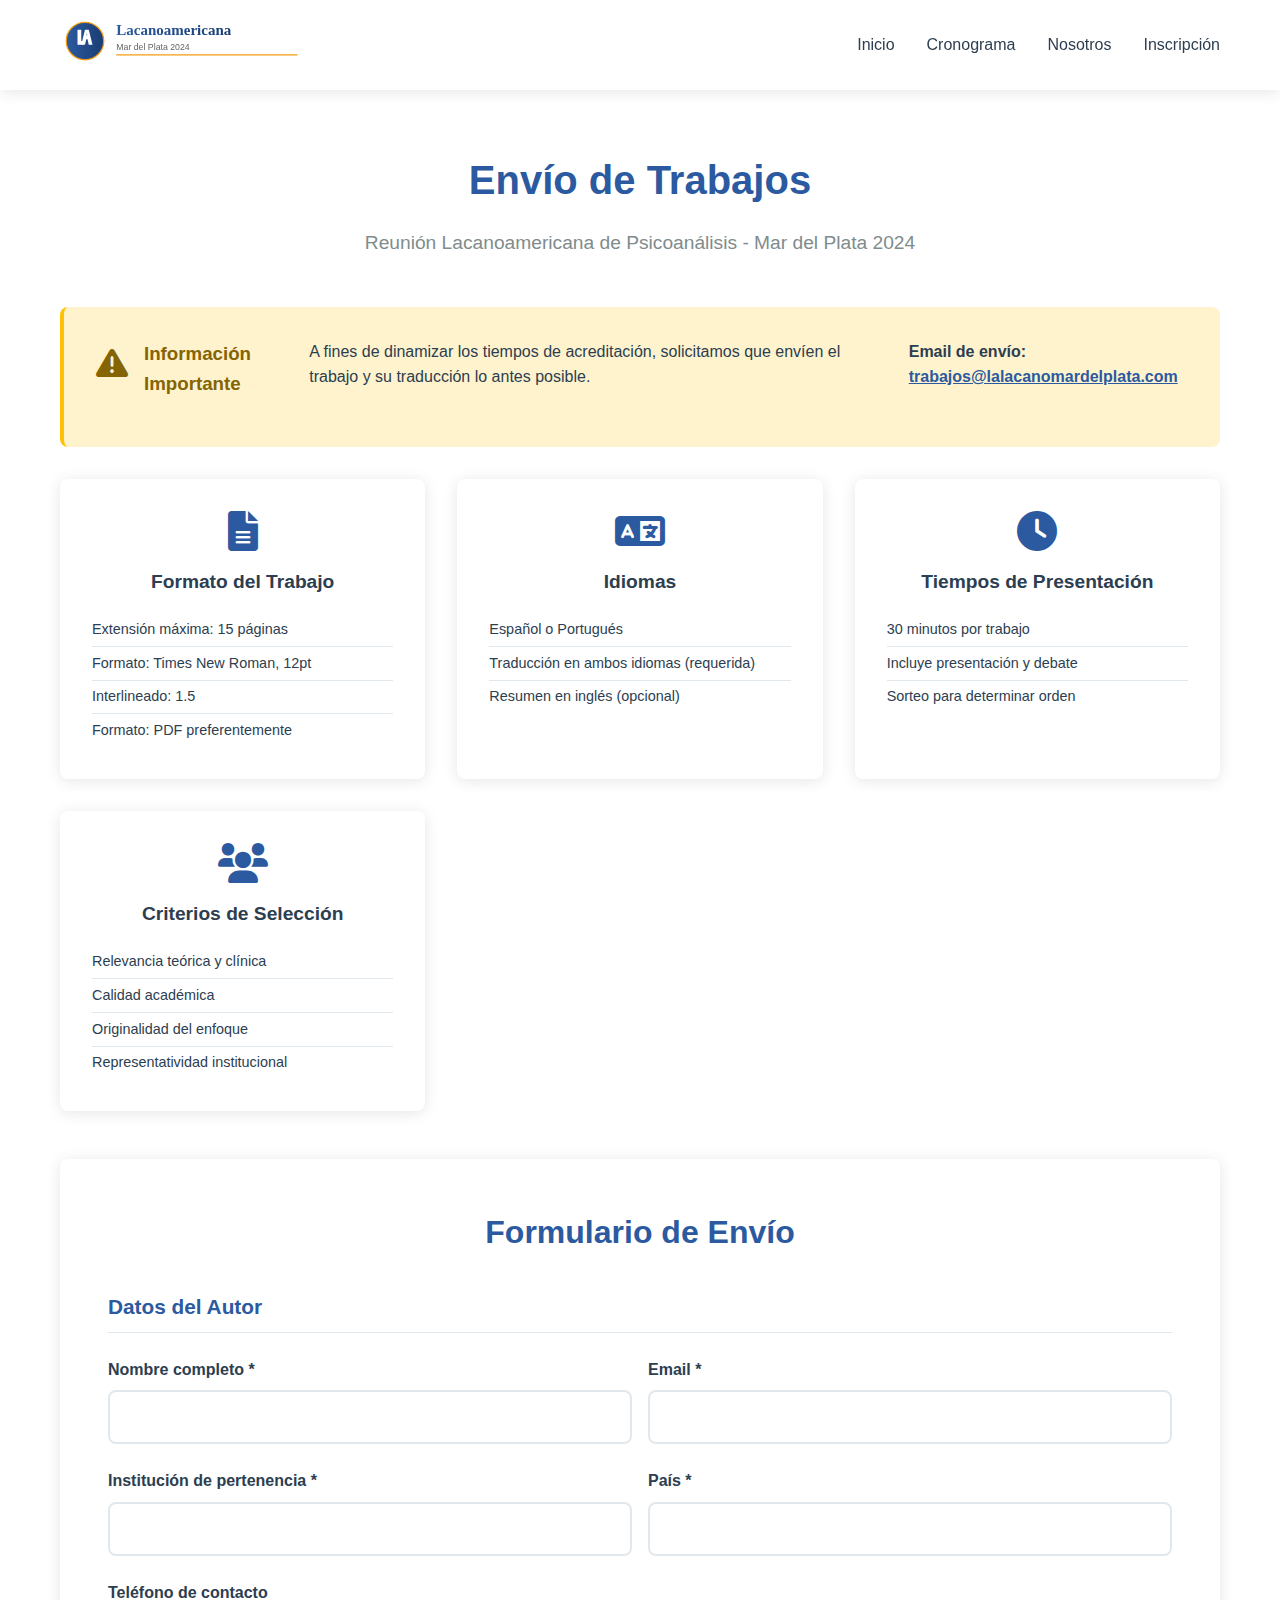
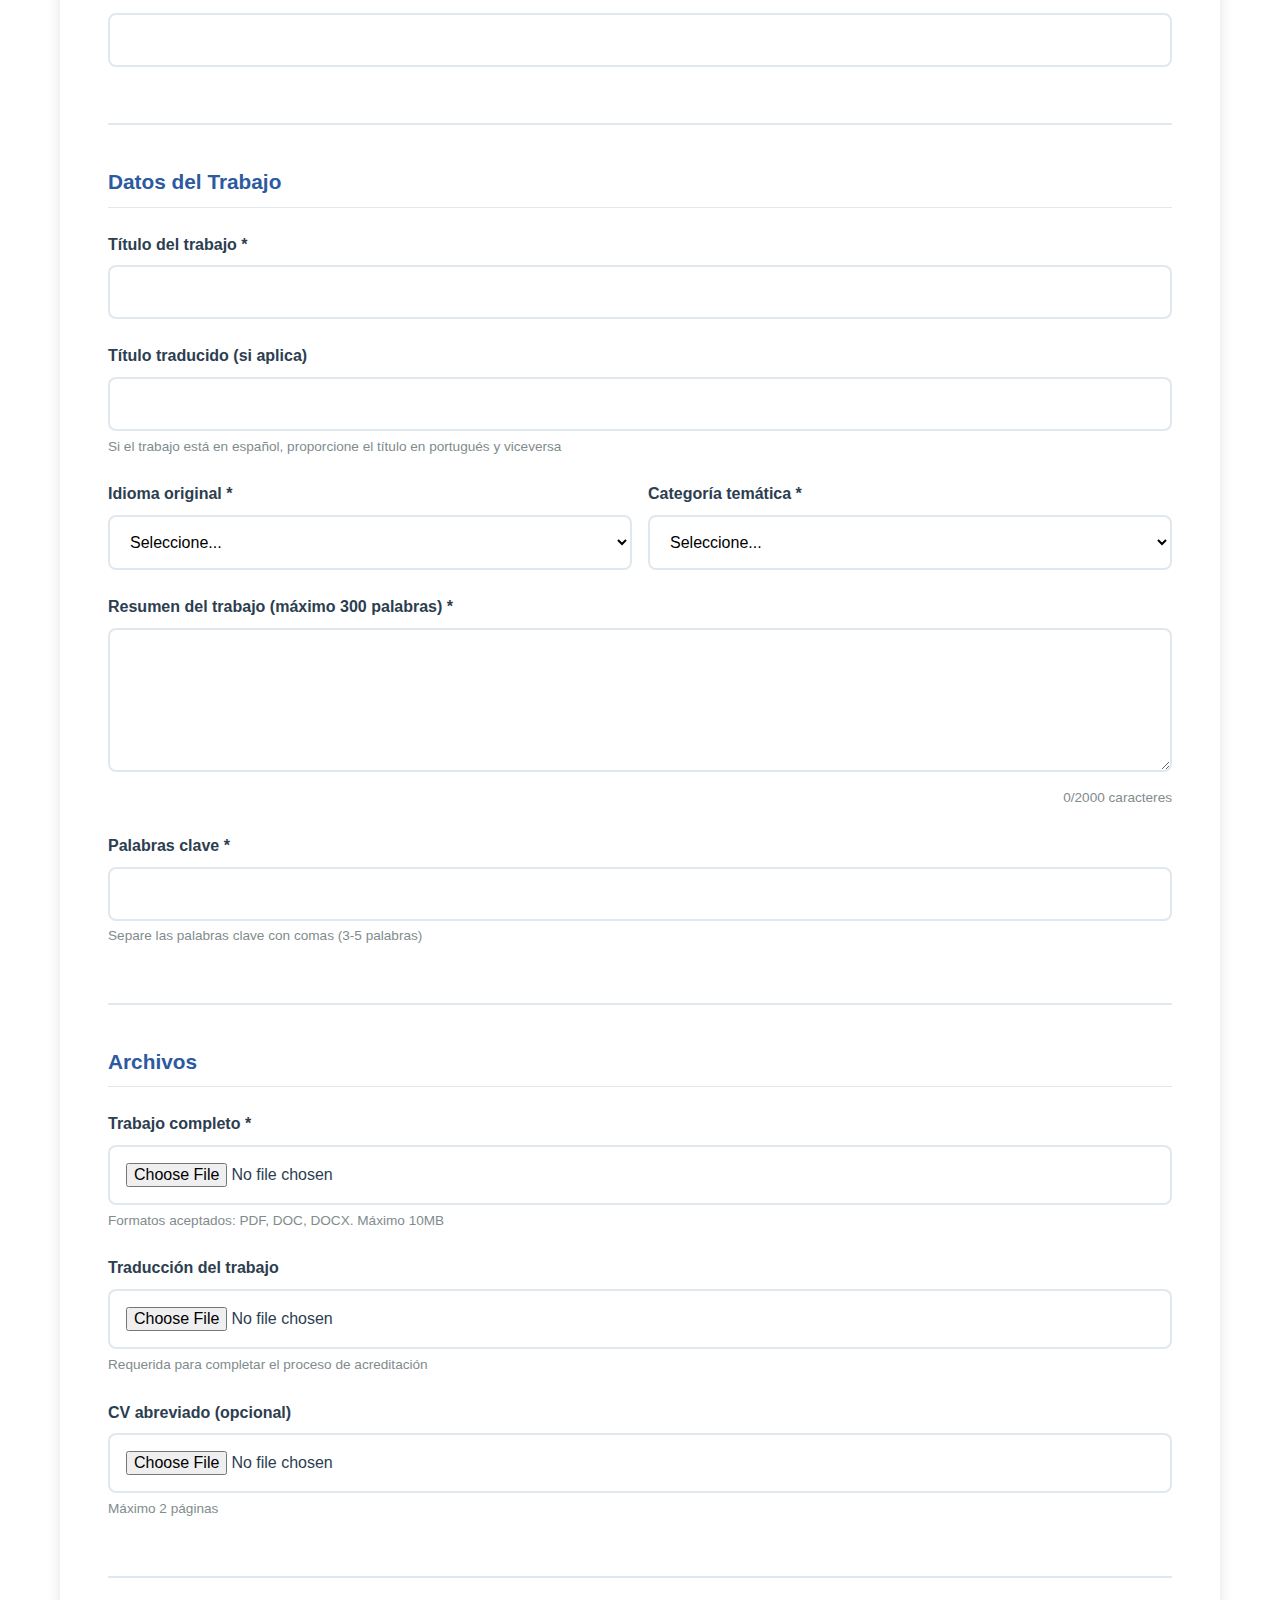
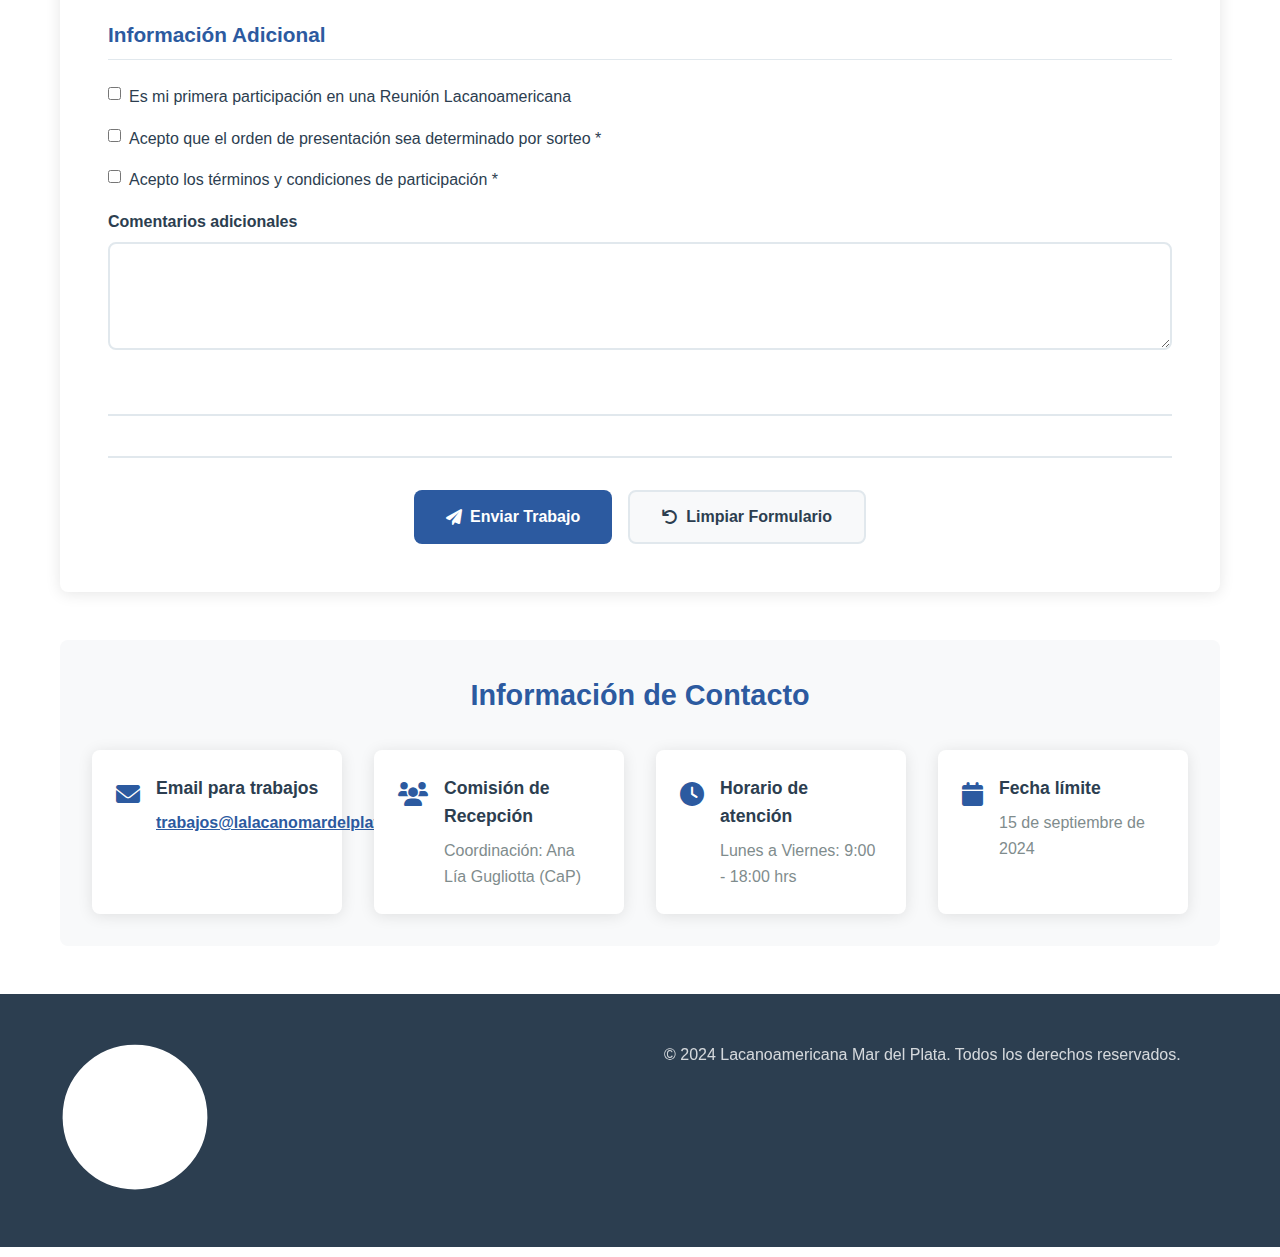
<file: pages/trabajos.html>
<!DOCTYPE html>
<html lang="es">
<head>
    <meta charset="UTF-8">
    <meta name="viewport" content="width=device-width, initial-scale=1.0">
    <title>Envío de Trabajos - Lacanoamericana Mar del Plata 2024</title>
    <meta name="description" content="Formulario para el envío de trabajos académicos a la Reunión Lacanoamericana de Psicoanálisis en Mar del Plata 2024">
    <link rel="stylesheet" href="../styles/main.css">
    <link href="https://cdnjs.cloudflare.com/ajax/libs/font-awesome/6.0.0/css/all.min.css" rel="stylesheet">
</head>
<body>
    <header class="header">
        <nav class="navbar">
            <div class="nav-container">
                <div class="nav-logo">
                    <a href="../index.html">
                        <img src="../assets/images/lacano-logo-texto.svg" alt="Lacanoamericana Mar del Plata 2024" class="logo">
                    </a>
                </div>
                <div class="nav-menu">
                    <a href="../index.html" class="nav-link">Inicio</a>
                    <a href="../index.html#cronograma" class="nav-link">Cronograma</a>
                    <a href="../index.html#nosotros" class="nav-link">Nosotros</a>
                    <a href="../index.html#contacto" class="nav-link">Inscripción</a>
                </div>
            </div>
        </nav>
    </header>

    <main style="padding-top: 100px;">
        <section class="work-submission-page">
            <div class="container">
                <div class="page-header">
                    <h1>Envío de Trabajos</h1>
                    <p class="page-subtitle">Reunión Lacanoamericana de Psicoanálisis - Mar del Plata 2024</p>
                </div>

                <div class="submission-info">
                    <div class="info-card urgent">
                        <i class="fas fa-exclamation-triangle"></i>
                        <h3>Información Importante</h3>
                        <p>A fines de dinamizar los tiempos de acreditación, solicitamos que envíen el trabajo y su traducción lo antes posible.</p>
                        <p><strong>Email de envío:</strong> <a href="mailto:trabajos@lalacanomardelplata.com">trabajos@lalacanomardelplata.com</a></p>
                    </div>

                    <div class="guidelines-grid">
                        <div class="guideline-card">
                            <i class="fas fa-file-alt"></i>
                            <h4>Formato del Trabajo</h4>
                            <ul>
                                <li>Extensión máxima: 15 páginas</li>
                                <li>Formato: Times New Roman, 12pt</li>
                                <li>Interlineado: 1.5</li>
                                <li>Formato: PDF preferentemente</li>
                            </ul>
                        </div>

                        <div class="guideline-card">
                            <i class="fas fa-language"></i>
                            <h4>Idiomas</h4>
                            <ul>
                                <li>Español o Portugués</li>
                                <li>Traducción en ambos idiomas (requerida)</li>
                                <li>Resumen en inglés (opcional)</li>
                            </ul>
                        </div>

                        <div class="guideline-card">
                            <i class="fas fa-clock"></i>
                            <h4>Tiempos de Presentación</h4>
                            <ul>
                                <li>30 minutos por trabajo</li>
                                <li>Incluye presentación y debate</li>
                                <li>Sorteo para determinar orden</li>
                            </ul>
                        </div>

                        <div class="guideline-card">
                            <i class="fas fa-users"></i>
                            <h4>Criterios de Selección</h4>
                            <ul>
                                <li>Relevancia teórica y clínica</li>
                                <li>Calidad académica</li>
                                <li>Originalidad del enfoque</li>
                                <li>Representatividad institucional</li>
                            </ul>
                        </div>
                    </div>
                </div>

                <div class="submission-form-container">
                    <h2>Formulario de Envío</h2>
                    <form class="work-submission-form" id="work-submission-form">
                        <div class="form-section">
                            <h3>Datos del Autor</h3>
                            <div class="form-row">
                                <div class="form-group">
                                    <label for="autor-nombre">Nombre completo *</label>
                                    <input type="text" id="autor-nombre" name="autor-nombre" required>
                                </div>
                                <div class="form-group">
                                    <label for="autor-email">Email *</label>
                                    <input type="email" id="autor-email" name="autor-email" required>
                                </div>
                            </div>

                            <div class="form-row">
                                <div class="form-group">
                                    <label for="institucion">Institución de pertenencia *</label>
                                    <input type="text" id="institucion" name="institucion" required>
                                </div>
                                <div class="form-group">
                                    <label for="pais">País *</label>
                                    <input type="text" id="pais" name="pais" required>
                                </div>
                            </div>

                            <div class="form-group">
                                <label for="telefono">Teléfono de contacto</label>
                                <input type="tel" id="telefono" name="telefono">
                            </div>
                        </div>

                        <div class="form-section">
                            <h3>Datos del Trabajo</h3>
                            <div class="form-group">
                                <label for="titulo-trabajo">Título del trabajo *</label>
                                <input type="text" id="titulo-trabajo" name="titulo-trabajo" required>
                            </div>

                            <div class="form-group">
                                <label for="titulo-traducido">Título traducido (si aplica)</label>
                                <input type="text" id="titulo-traducido" name="titulo-traducido">
                                <small class="form-help">Si el trabajo está en español, proporcione el título en portugués y viceversa</small>
                            </div>

                            <div class="form-row">
                                <div class="form-group">
                                    <label for="idioma-original">Idioma original *</label>
                                    <select id="idioma-original" name="idioma-original" required>
                                        <option value="">Seleccione...</option>
                                        <option value="español">Español</option>
                                        <option value="portugues">Português</option>
                                    </select>
                                </div>
                                <div class="form-group">
                                    <label for="categoria">Categoría temática *</label>
                                    <select id="categoria" name="categoria" required>
                                        <option value="">Seleccione...</option>
                                        <option value="clinica">Clínica Psicoanalítica</option>
                                        <option value="teoria">Teoría Psicoanalítica</option>
                                        <option value="formacion">Formación del Analista</option>
                                        <option value="cultura">Psicoanálisis y Cultura</option>
                                        <option value="transmision">Transmisión del Psicoanálisis</option>
                                        <option value="sintoma">El Síntoma Contemporáneo</option>
                                        <option value="otros">Otros</option>
                                    </select>
                                </div>
                            </div>

                            <div class="form-group">
                                <label for="resumen">Resumen del trabajo (máximo 300 palabras) *</label>
                                <textarea id="resumen" name="resumen" rows="6" maxlength="2000" required></textarea>
                                <div class="character-count">
                                    <span id="char-count">0</span>/2000 caracteres
                                </div>
                            </div>

                            <div class="form-group">
                                <label for="palabras-clave">Palabras clave *</label>
                                <input type="text" id="palabras-clave" name="palabras-clave" required>
                                <small class="form-help">Separe las palabras clave con comas (3-5 palabras)</small>
                            </div>
                        </div>

                        <div class="form-section">
                            <h3>Archivos</h3>
                            <div class="form-group">
                                <label for="archivo-trabajo">Trabajo completo *</label>
                                <input type="file" id="archivo-trabajo" name="archivo-trabajo" accept=".pdf,.doc,.docx" required>
                                <small class="form-help">Formatos aceptados: PDF, DOC, DOCX. Máximo 10MB</small>
                            </div>

                            <div class="form-group">
                                <label for="archivo-traduccion">Traducción del trabajo</label>
                                <input type="file" id="archivo-traduccion" name="archivo-traduccion" accept=".pdf,.doc,.docx">
                                <small class="form-help">Requerida para completar el proceso de acreditación</small>
                            </div>

                            <div class="form-group">
                                <label for="archivo-cv">CV abreviado (opcional)</label>
                                <input type="file" id="archivo-cv" name="archivo-cv" accept=".pdf,.doc,.docx">
                                <small class="form-help">Máximo 2 páginas</small>
                            </div>
                        </div>

                        <div class="form-section">
                            <h3>Información Adicional</h3>
                            <div class="checkbox-group">
                                <input type="checkbox" id="primera-vez" name="primera-vez">
                                <label for="primera-vez">Es mi primera participación en una Reunión Lacanoamericana</label>
                            </div>

                            <div class="checkbox-group">
                                <input type="checkbox" id="acepta-sorteo" name="acepta-sorteo" required>
                                <label for="acepta-sorteo">Acepto que el orden de presentación sea determinado por sorteo *</label>
                            </div>

                            <div class="checkbox-group">
                                <input type="checkbox" id="acepta-terminos" name="acepta-terminos" required>
                                <label for="acepta-terminos">Acepto los términos y condiciones de participación *</label>
                            </div>

                            <div class="form-group">
                                <label for="comentarios">Comentarios adicionales</label>
                                <textarea id="comentarios" name="comentarios" rows="4"></textarea>
                            </div>
                        </div>

                        <div class="form-actions">
                            <button type="submit" class="submit-button">
                                <i class="fas fa-paper-plane"></i>
                                Enviar Trabajo
                            </button>
                            <button type="reset" class="reset-button">
                                <i class="fas fa-undo"></i>
                                Limpiar Formulario
                            </button>
                        </div>
                    </form>
                </div>

                <div class="contact-info">
                    <h3>Información de Contacto</h3>
                    <div class="contact-grid">
                        <div class="contact-item">
                            <i class="fas fa-envelope"></i>
                            <div>
                                <h4>Email para trabajos</h4>
                                <p><a href="mailto:trabajos@lalacanomardelplata.com">trabajos@lalacanomardelplata.com</a></p>
                            </div>
                        </div>
                        <div class="contact-item">
                            <i class="fas fa-users"></i>
                            <div>
                                <h4>Comisión de Recepción</h4>
                                <p>Coordinación: Ana Lía Gugliotta (CaP)</p>
                            </div>
                        </div>
                        <div class="contact-item">
                            <i class="fas fa-clock"></i>
                            <div>
                                <h4>Horario de atención</h4>
                                <p>Lunes a Viernes: 9:00 - 18:00 hrs</p>
                            </div>
                        </div>
                        <div class="contact-item">
                            <i class="fas fa-calendar"></i>
                            <div>
                                <h4>Fecha límite</h4>
                                <p>15 de septiembre de 2024</p>
                            </div>
                        </div>
                    </div>
                </div>
            </div>
        </section>
    </main>

    <footer class="footer">
        <div class="container">
            <div class="footer-content">
                <div class="footer-logo">
                    <img src="../assets/images/lacano-logo.svg" alt="Lacanoamericana Logo" class="footer-logo-img">
                </div>
                <div class="footer-info">
                    <p>&copy; 2024 Lacanoamericana Mar del Plata. Todos los derechos reservados.</p>
                </div>
            </div>
        </div>
    </footer>

    <style>
        .work-submission-page {
            padding: 3rem 0;
            background: var(--bg-light);
        }

        .page-header {
            text-align: center;
            margin-bottom: 3rem;
        }

        .page-header h1 {
            font-size: 2.5rem;
            color: var(--primary-color);
            margin-bottom: 1rem;
        }

        .page-subtitle {
            font-size: 1.2rem;
            color: var(--text-muted);
        }

        .submission-info {
            margin-bottom: 3rem;
        }

        .info-card {
            background: var(--bg-gray);
            padding: 2rem;
            border-radius: var(--border-radius);
            margin-bottom: 2rem;
            display: flex;
            align-items: flex-start;
            gap: 1rem;
        }

        .info-card.urgent {
            background: #fff3cd;
            border-left: 4px solid #ffc107;
        }

        .info-card i {
            font-size: 2rem;
            color: #856404;
            margin-top: 0.5rem;
        }

        .info-card h3 {
            color: #856404;
            margin-bottom: 1rem;
        }

        .info-card a {
            color: var(--primary-color);
            font-weight: 600;
        }

        .guidelines-grid {
            display: grid;
            grid-template-columns: repeat(auto-fit, minmax(280px, 1fr));
            gap: 2rem;
        }

        .guideline-card {
            background: var(--bg-light);
            padding: 2rem;
            border-radius: var(--border-radius);
            box-shadow: var(--shadow);
            text-align: center;
        }

        .guideline-card i {
            font-size: 2.5rem;
            color: var(--primary-color);
            margin-bottom: 1rem;
        }

        .guideline-card h4 {
            color: var(--text-dark);
            margin-bottom: 1rem;
            font-size: 1.2rem;
        }

        .guideline-card ul {
            list-style: none;
            padding: 0;
            text-align: left;
        }

        .guideline-card li {
            padding: 0.3rem 0;
            border-bottom: 1px solid var(--border-color);
            font-size: 0.9rem;
        }

        .guideline-card li:last-child {
            border-bottom: none;
        }

        .submission-form-container {
            background: var(--bg-light);
            padding: 3rem;
            border-radius: var(--border-radius);
            box-shadow: var(--shadow);
            margin-bottom: 3rem;
        }

        .submission-form-container h2 {
            color: var(--primary-color);
            margin-bottom: 2rem;
            text-align: center;
            font-size: 2rem;
        }

        .form-section {
            margin-bottom: 2.5rem;
            padding-bottom: 2rem;
            border-bottom: 2px solid var(--border-color);
        }

        .form-section:last-of-type {
            border-bottom: none;
            margin-bottom: 0;
        }

        .form-section h3 {
            color: var(--primary-color);
            margin-bottom: 1.5rem;
            font-size: 1.3rem;
            padding-bottom: 0.5rem;
            border-bottom: 1px solid var(--border-color);
        }

        .form-row {
            display: grid;
            grid-template-columns: 1fr 1fr;
            gap: 1rem;
        }

        .form-group {
            margin-bottom: 1.5rem;
        }

        .form-group label {
            display: block;
            margin-bottom: 0.5rem;
            font-weight: 600;
            color: var(--text-dark);
        }

        .form-group input,
        .form-group select,
        .form-group textarea {
            width: 100%;
            padding: 1rem;
            border: 2px solid var(--border-color);
            border-radius: var(--border-radius);
            font-size: 1rem;
            transition: var(--transition);
            background: var(--bg-light);
        }

        .form-group input:focus,
        .form-group select:focus,
        .form-group textarea:focus {
            outline: none;
            border-color: var(--primary-color);
            box-shadow: 0 0 0 3px rgba(44, 90, 160, 0.1);
        }

        .form-help {
            display: block;
            margin-top: 0.3rem;
            font-size: 0.85rem;
            color: var(--text-muted);
        }

        .character-count {
            text-align: right;
            margin-top: 0.5rem;
            font-size: 0.85rem;
            color: var(--text-muted);
        }

        .checkbox-group {
            display: flex;
            align-items: flex-start;
            gap: 0.5rem;
            margin-bottom: 1rem;
        }

        .checkbox-group input {
            width: auto;
            margin-top: 0.2rem;
        }

        .checkbox-group label {
            margin-bottom: 0;
            font-weight: normal;
        }

        .form-actions {
            display: flex;
            gap: 1rem;
            justify-content: center;
            margin-top: 2rem;
            padding-top: 2rem;
            border-top: 2px solid var(--border-color);
        }

        .submit-button, .reset-button {
            padding: 1rem 2rem;
            border: none;
            border-radius: var(--border-radius);
            font-size: 1rem;
            font-weight: 600;
            cursor: pointer;
            transition: var(--transition);
            display: inline-flex;
            align-items: center;
            gap: 0.5rem;
        }

        .submit-button {
            background: var(--primary-color);
            color: var(--text-light);
        }

        .submit-button:hover {
            background: var(--secondary-color);
            transform: translateY(-2px);
            box-shadow: var(--shadow-hover);
        }

        .reset-button {
            background: var(--bg-gray);
            color: var(--text-dark);
            border: 2px solid var(--border-color);
        }

        .reset-button:hover {
            background: var(--bg-light);
            border-color: var(--primary-color);
        }

        .contact-info {
            background: var(--bg-gray);
            padding: 2rem;
            border-radius: var(--border-radius);
        }

        .contact-info h3 {
            color: var(--primary-color);
            margin-bottom: 2rem;
            text-align: center;
            font-size: 1.8rem;
        }

        .contact-grid {
            display: grid;
            grid-template-columns: repeat(auto-fit, minmax(250px, 1fr));
            gap: 2rem;
        }

        .contact-item {
            display: flex;
            align-items: flex-start;
            gap: 1rem;
            background: var(--bg-light);
            padding: 1.5rem;
            border-radius: var(--border-radius);
            box-shadow: var(--shadow);
        }

        .contact-item i {
            font-size: 1.5rem;
            color: var(--primary-color);
            margin-top: 0.5rem;
        }

        .contact-item h4 {
            color: var(--text-dark);
            margin-bottom: 0.5rem;
            font-size: 1.1rem;
        }

        .contact-item p {
            margin: 0;
            color: var(--text-muted);
        }

        .contact-item a {
            color: var(--primary-color);
            font-weight: 600;
        }

        @media (max-width: 768px) {
            .submission-form-container {
                padding: 2rem 1rem;
            }

            .form-row {
                grid-template-columns: 1fr;
            }

            .form-actions {
                flex-direction: column;
                align-items: center;
            }

            .submit-button, .reset-button {
                width: 100%;
                max-width: 300px;
            }

            .guidelines-grid {
                grid-template-columns: 1fr;
            }

            .contact-grid {
                grid-template-columns: 1fr;
            }
        }
    </style>

    <script>
        // Character counter for textarea
        document.getElementById('resumen').addEventListener('input', function() {
            const charCount = this.value.length;
            document.getElementById('char-count').textContent = charCount;
            
            if (charCount > 1500) {
                document.getElementById('char-count').style.color = '#e74c3c';
            } else {
                document.getElementById('char-count').style.color = '#7f8c8d';
            }
        });

        // File validation
        function validateFile(input, maxSize = 10 * 1024 * 1024) {
            const file = input.files[0];
            if (!file) return true;

            if (file.size > maxSize) {
                alert('El archivo es demasiado grande. Máximo 10MB permitido.');
                input.value = '';
                return false;
            }

            const allowedTypes = ['application/pdf', 'application/msword', 'application/vnd.openxmlformats-officedocument.wordprocessingml.document'];
            if (!allowedTypes.includes(file.type)) {
                alert('Tipo de archivo no permitido. Solo PDF, DOC y DOCX son aceptados.');
                input.value = '';
                return false;
            }

            return true;
        }

        // Add file validation to file inputs
        document.querySelectorAll('input[type="file"]').forEach(input => {
            input.addEventListener('change', function() {
                validateFile(this);
            });
        });

        // Form submission
        document.getElementById('work-submission-form').addEventListener('submit', function(e) {
            e.preventDefault();
            
            // Basic validation
            const requiredFields = this.querySelectorAll('[required]');
            let isValid = true;
            
            requiredFields.forEach(field => {
                if (!field.value.trim()) {
                    isValid = false;
                    field.style.borderColor = '#e74c3c';
                } else {
                    field.style.borderColor = '';
                }
            });

            if (!isValid) {
                alert('Por favor complete todos los campos obligatorios.');
                return;
            }

            // Show loading message
            const submitButton = this.querySelector('.submit-button');
            const originalText = submitButton.innerHTML;
            submitButton.innerHTML = '<i class="fas fa-spinner fa-spin"></i> Enviando...';
            submitButton.disabled = true;

            // Simulate form submission
            setTimeout(() => {
                alert('¡Trabajo enviado correctamente! Recibirá una confirmación por email en los próximos minutos.');
                this.reset();
                submitButton.innerHTML = originalText;
                submitButton.disabled = false;
                
                // Reset character counter
                document.getElementById('char-count').textContent = '0';
            }, 2000);
        });
    </script>

    <script src="../scripts/main.js"></script>
</body>
</html>
</file>
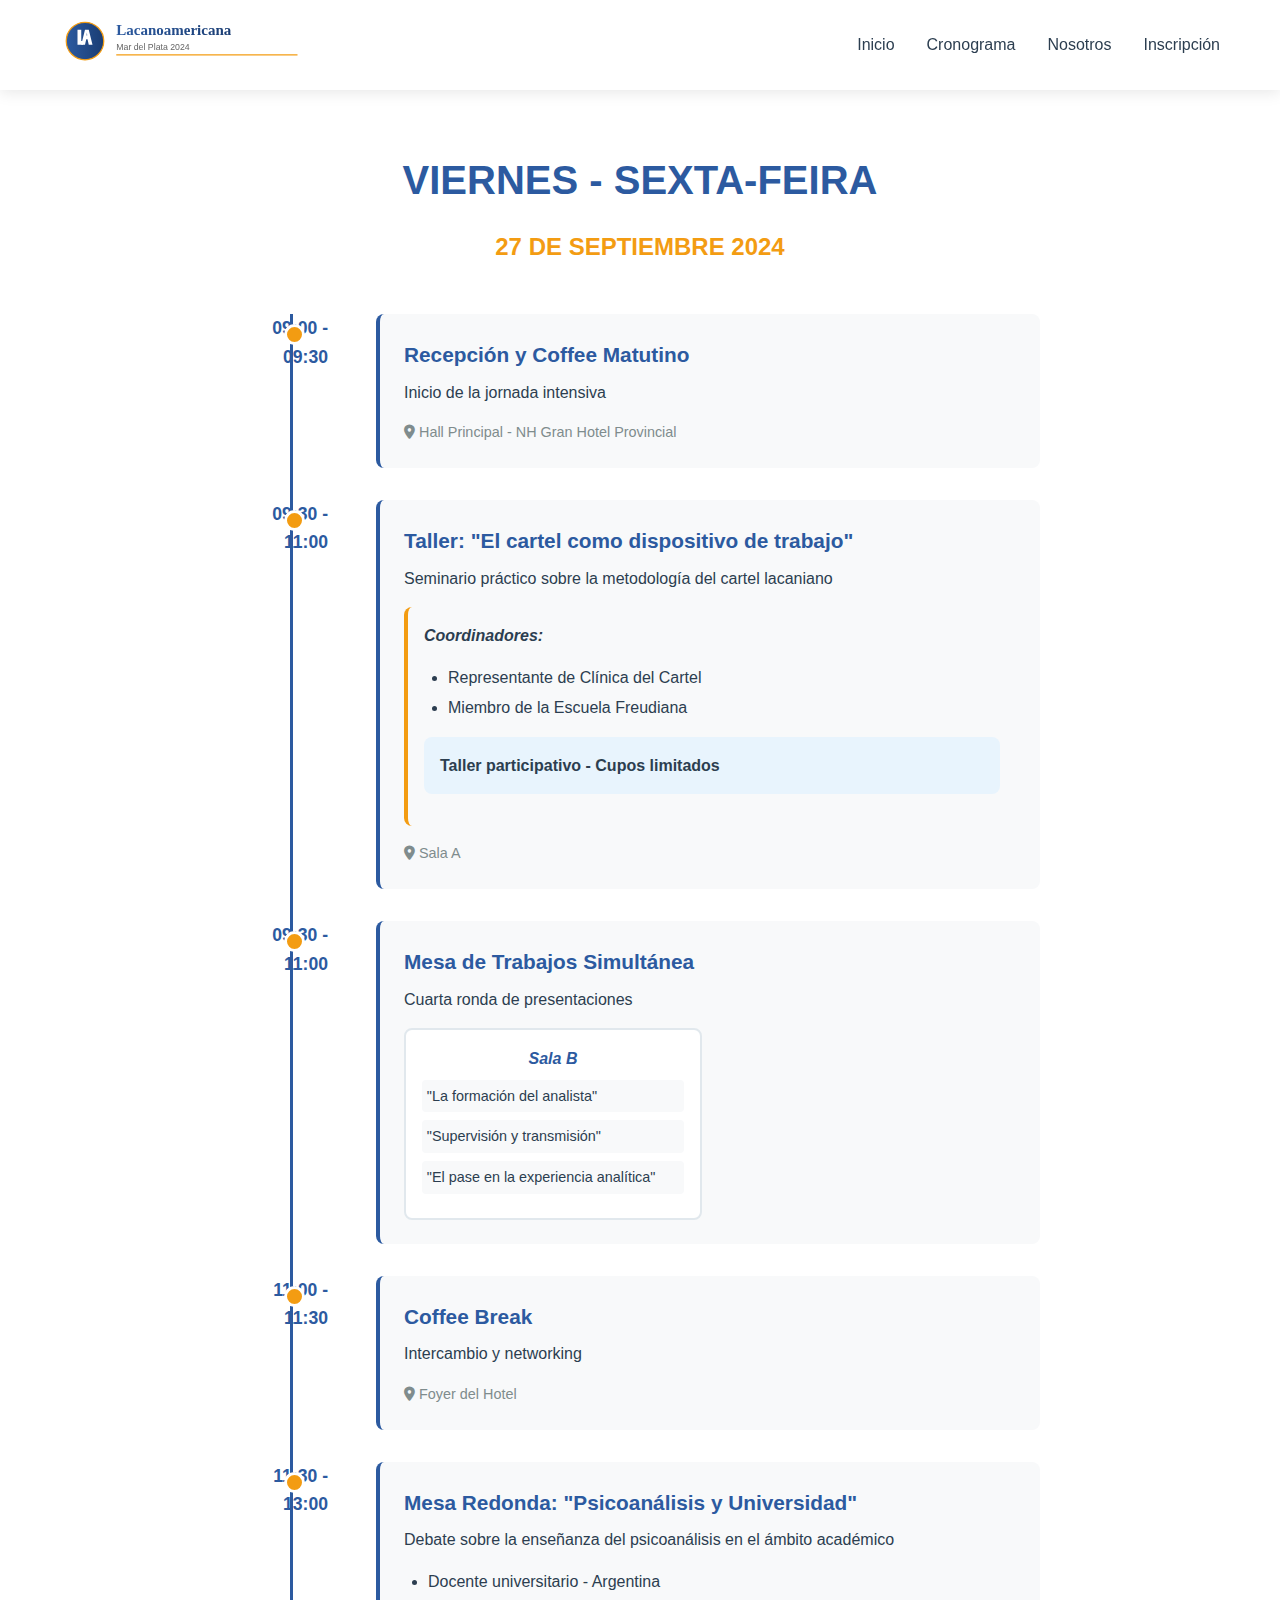
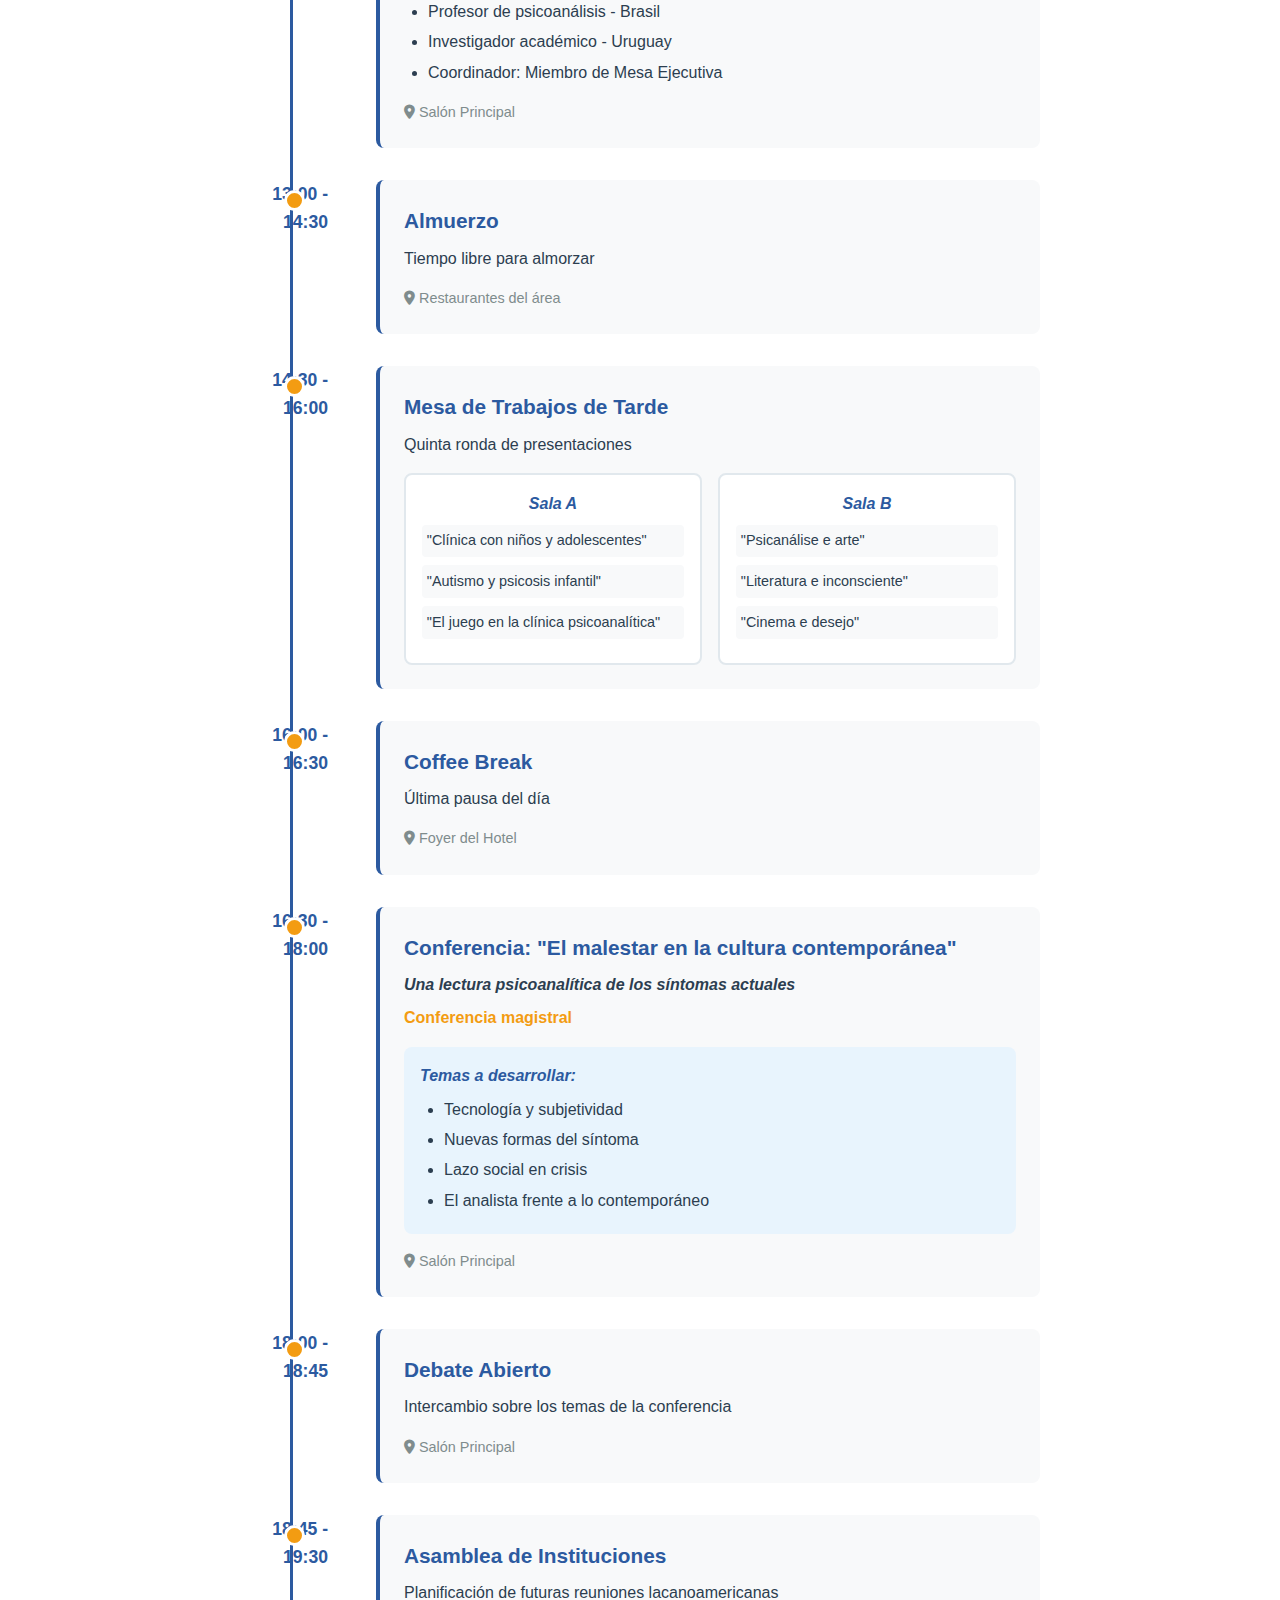
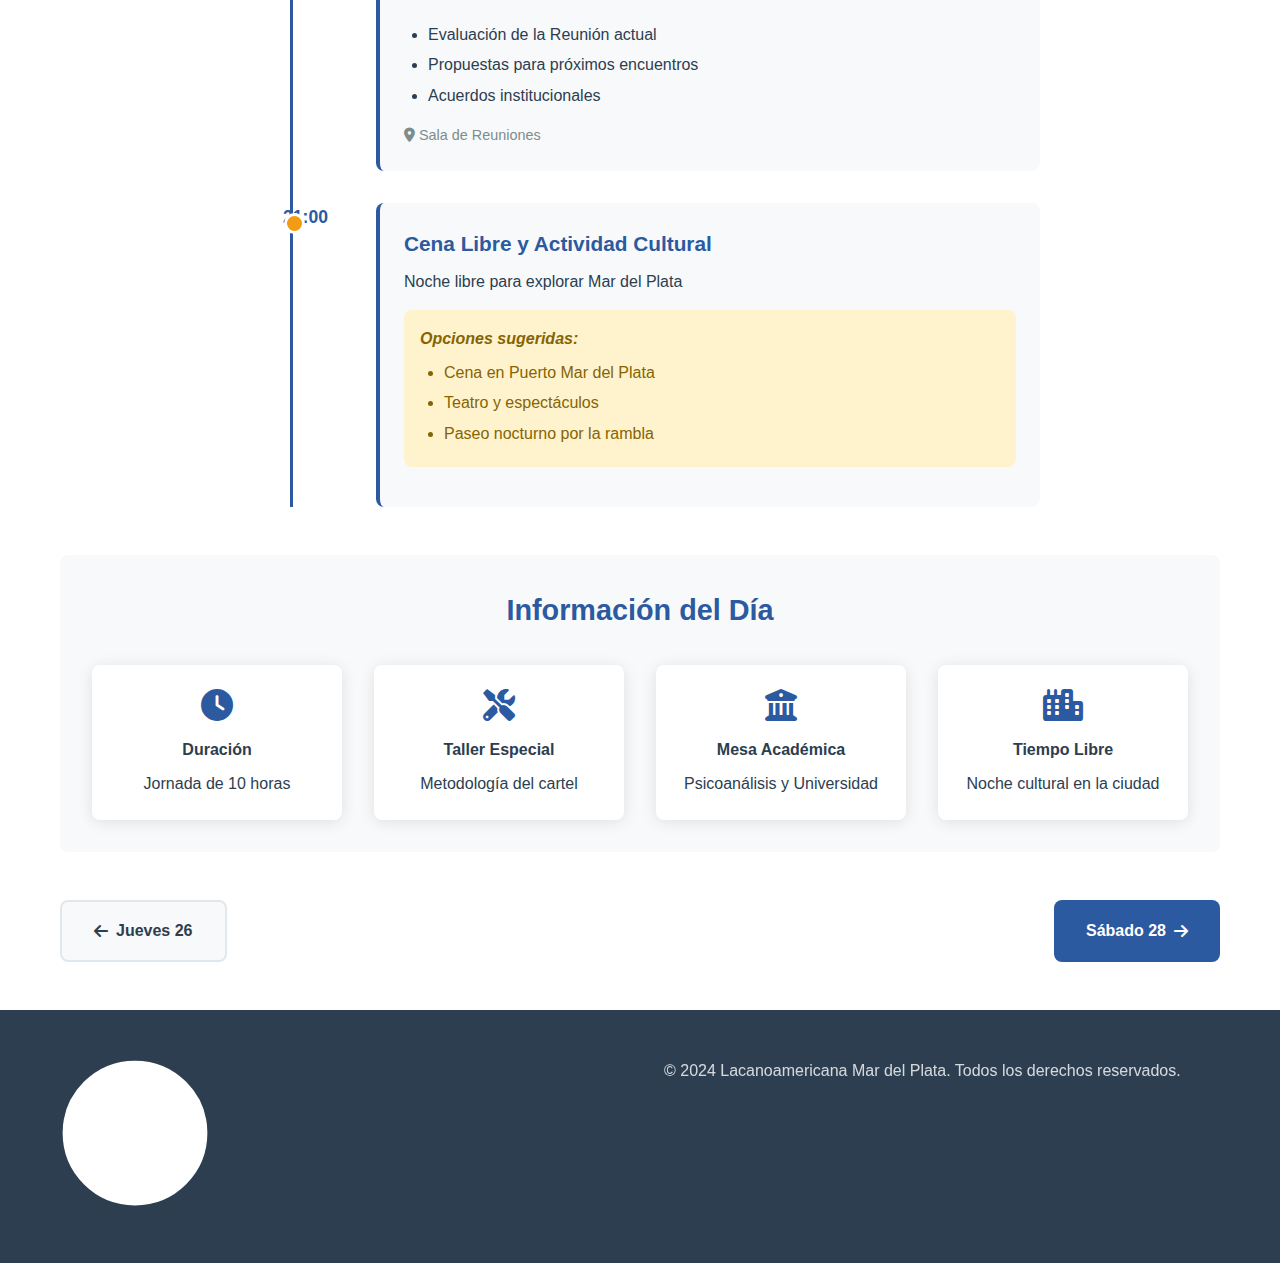
<file: pages/viernes-27-sep.html>
<!DOCTYPE html>
<html lang="es">
<head>
    <meta charset="UTF-8">
    <meta name="viewport" content="width=device-width, initial-scale=1.0">
    <title>Viernes 27 de Septiembre - Lacanoamericana Mar del Plata 2024</title>
    <meta name="description" content="Cronograma del viernes 27 de septiembre de la Reunión Lacanoamericana de Psicoanálisis en Mar del Plata 2024">
    <link rel="stylesheet" href="../styles/main.css">
    <link href="https://cdnjs.cloudflare.com/ajax/libs/font-awesome/6.0.0/css/all.min.css" rel="stylesheet">
</head>
<body>
    <header class="header">
        <nav class="navbar">
            <div class="nav-container">
                <div class="nav-logo">
                    <a href="../index.html">
                        <img src="../assets/images/lacano-logo-texto.svg" alt="Lacanoamericana Mar del Plata 2024" class="logo">
                    </a>
                </div>
                <div class="nav-menu">
                    <a href="../index.html" class="nav-link">Inicio</a>
                    <a href="../index.html#cronograma" class="nav-link">Cronograma</a>
                    <a href="../index.html#nosotros" class="nav-link">Nosotros</a>
                    <a href="../index.html#contacto" class="nav-link">Inscripción</a>
                </div>
            </div>
        </nav>
    </header>

    <main style="padding-top: 100px;">
        <section class="schedule-detail">
            <div class="container">
                <div class="schedule-header">
                    <h1>VIERNES - SEXTA-FEIRA</h1>
                    <p class="schedule-date">27 DE SEPTIEMBRE 2024</p>
                </div>

                <div class="schedule-timeline">
                    <div class="timeline-item">
                        <div class="timeline-time">09:00 - 09:30</div>
                        <div class="timeline-content">
                            <h3>Recepción y Coffee Matutino</h3>
                            <p>Inicio de la jornada intensiva</p>
                            <p class="timeline-location"><i class="fas fa-map-marker-alt"></i> Hall Principal - NH Gran Hotel Provincial</p>
                        </div>
                    </div>

                    <div class="timeline-item">
                        <div class="timeline-time">09:30 - 11:00</div>
                        <div class="timeline-content">
                            <h3>Taller: "El cartel como dispositivo de trabajo"</h3>
                            <p>Seminario práctico sobre la metodología del cartel lacaniano</p>
                            <div class="workshop-details">
                                <h4>Coordinadores:</h4>
                                <ul class="speakers-list">
                                    <li>Representante de Clínica del Cartel</li>
                                    <li>Miembro de la Escuela Freudiana</li>
                                </ul>
                                <p class="work-format">Taller participativo - Cupos limitados</p>
                            </div>
                            <p class="timeline-location"><i class="fas fa-map-marker-alt"></i> Sala A</p>
                        </div>
                    </div>

                    <div class="timeline-item">
                        <div class="timeline-time">09:30 - 11:00</div>
                        <div class="timeline-content">
                            <h3>Mesa de Trabajos Simultánea</h3>
                            <p>Cuarta ronda de presentaciones</p>
                            <div class="parallel-sessions">
                                <div class="session">
                                    <h4>Sala B</h4>
                                    <p>"La formación del analista"</p>
                                    <p>"Supervisión y transmisión"</p>
                                    <p>"El pase en la experiencia analítica"</p>
                                </div>
                            </div>
                        </div>
                    </div>

                    <div class="timeline-item">
                        <div class="timeline-time">11:00 - 11:30</div>
                        <div class="timeline-content">
                            <h3>Coffee Break</h3>
                            <p>Intercambio y networking</p>
                            <p class="timeline-location"><i class="fas fa-map-marker-alt"></i> Foyer del Hotel</p>
                        </div>
                    </div>

                    <div class="timeline-item">
                        <div class="timeline-time">11:30 - 13:00</div>
                        <div class="timeline-content">
                            <h3>Mesa Redonda: "Psicoanálisis y Universidad"</h3>
                            <p>Debate sobre la enseñanza del psicoanálisis en el ámbito académico</p>
                            <ul class="speakers-list">
                                <li>Docente universitario - Argentina</li>
                                <li>Profesor de psicoanálisis - Brasil</li>
                                <li>Investigador académico - Uruguay</li>
                                <li>Coordinador: Miembro de Mesa Ejecutiva</li>
                            </ul>
                            <p class="timeline-location"><i class="fas fa-map-marker-alt"></i> Salón Principal</p>
                        </div>
                    </div>

                    <div class="timeline-item">
                        <div class="timeline-time">13:00 - 14:30</div>
                        <div class="timeline-content">
                            <h3>Almuerzo</h3>
                            <p>Tiempo libre para almorzar</p>
                            <p class="timeline-location"><i class="fas fa-map-marker-alt"></i> Restaurantes del área</p>
                        </div>
                    </div>

                    <div class="timeline-item">
                        <div class="timeline-time">14:30 - 16:00</div>
                        <div class="timeline-content">
                            <h3>Mesa de Trabajos de Tarde</h3>
                            <p>Quinta ronda de presentaciones</p>
                            <div class="parallel-sessions">
                                <div class="session">
                                    <h4>Sala A</h4>
                                    <p>"Clínica con niños y adolescentes"</p>
                                    <p>"Autismo y psicosis infantil"</p>
                                    <p>"El juego en la clínica psicoanalítica"</p>
                                </div>
                                <div class="session">
                                    <h4>Sala B</h4>
                                    <p>"Psicanálise e arte"</p>
                                    <p>"Literatura e inconsciente"</p>
                                    <p>"Cinema e desejo"</p>
                                </div>
                            </div>
                        </div>
                    </div>

                    <div class="timeline-item">
                        <div class="timeline-time">16:00 - 16:30</div>
                        <div class="timeline-content">
                            <h3>Coffee Break</h3>
                            <p>Última pausa del día</p>
                            <p class="timeline-location"><i class="fas fa-map-marker-alt"></i> Foyer del Hotel</p>
                        </div>
                    </div>

                    <div class="timeline-item">
                        <div class="timeline-time">16:30 - 18:00</div>
                        <div class="timeline-content">
                            <h3>Conferencia: "El malestar en la cultura contemporánea"</h3>
                            <h4>Una lectura psicoanalítica de los síntomas actuales</h4>
                            <p class="speaker">Conferencia magistral</p>
                            <div class="conference-themes">
                                <h4>Temas a desarrollar:</h4>
                                <ul>
                                    <li>Tecnología y subjetividad</li>
                                    <li>Nuevas formas del síntoma</li>
                                    <li>Lazo social en crisis</li>
                                    <li>El analista frente a lo contemporáneo</li>
                                </ul>
                            </div>
                            <p class="timeline-location"><i class="fas fa-map-marker-alt"></i> Salón Principal</p>
                        </div>
                    </div>

                    <div class="timeline-item">
                        <div class="timeline-time">18:00 - 18:45</div>
                        <div class="timeline-content">
                            <h3>Debate Abierto</h3>
                            <p>Intercambio sobre los temas de la conferencia</p>
                            <p class="timeline-location"><i class="fas fa-map-marker-alt"></i> Salón Principal</p>
                        </div>
                    </div>

                    <div class="timeline-item">
                        <div class="timeline-time">18:45 - 19:30</div>
                        <div class="timeline-content">
                            <h3>Asamblea de Instituciones</h3>
                            <p>Planificación de futuras reuniones lacanoamericanas</p>
                            <ul class="speakers-list">
                                <li>Evaluación de la Reunión actual</li>
                                <li>Propuestas para próximos encuentros</li>
                                <li>Acuerdos institucionales</li>
                            </ul>
                            <p class="timeline-location"><i class="fas fa-map-marker-alt"></i> Sala de Reuniones</p>
                        </div>
                    </div>

                    <div class="timeline-item">
                        <div class="timeline-time">21:00</div>
                        <div class="timeline-content">
                            <h3>Cena Libre y Actividad Cultural</h3>
                            <p>Noche libre para explorar Mar del Plata</p>
                            <div class="cultural-options">
                                <h4>Opciones sugeridas:</h4>
                                <ul>
                                    <li>Cena en Puerto Mar del Plata</li>
                                    <li>Teatro y espectáculos</li>
                                    <li>Paseo nocturno por la rambla</li>
                                </ul>
                            </div>
                        </div>
                    </div>
                </div>

                <div class="day-info">
                    <h3>Información del Día</h3>
                    <div class="info-grid">
                        <div class="info-item">
                            <i class="fas fa-clock"></i>
                            <h4>Duración</h4>
                            <p>Jornada de 10 horas</p>
                        </div>
                        <div class="info-item">
                            <i class="fas fa-tools"></i>
                            <h4>Taller Especial</h4>
                            <p>Metodología del cartel</p>
                        </div>
                        <div class="info-item">
                            <i class="fas fa-university"></i>
                            <h4>Mesa Académica</h4>
                            <p>Psicoanálisis y Universidad</p>
                        </div>
                        <div class="info-item">
                            <i class="fas fa-city"></i>
                            <h4>Tiempo Libre</h4>
                            <p>Noche cultural en la ciudad</p>
                        </div>
                    </div>
                </div>

                <div class="navigation-buttons">
                    <a href="jueves-26-sep.html" class="btn-secondary">
                        <i class="fas fa-arrow-left"></i> Jueves 26
                    </a>
                    <a href="sabado-28-sep.html" class="btn-primary">
                        Sábado 28 <i class="fas fa-arrow-right"></i>
                    </a>
                </div>
            </div>
        </section>
    </main>

    <footer class="footer">
        <div class="container">
            <div class="footer-content">
                <div class="footer-logo">
                    <img src="../assets/images/lacano-logo.svg" alt="Lacanoamericana Logo" class="footer-logo-img">
                </div>
                <div class="footer-info">
                    <p>&copy; 2024 Lacanoamericana Mar del Plata. Todos los derechos reservados.</p>
                </div>
            </div>
        </div>
    </footer>

    <style>
        .schedule-detail {
            padding: 3rem 0;
            background: var(--bg-light);
        }

        .schedule-header {
            text-align: center;
            margin-bottom: 3rem;
        }

        .schedule-header h1 {
            font-size: 2.5rem;
            color: var(--primary-color);
            margin-bottom: 1rem;
        }

        .schedule-date {
            font-size: 1.5rem;
            color: var(--accent-color);
            font-weight: 700;
        }

        .schedule-timeline {
            max-width: 800px;
            margin: 0 auto;
            position: relative;
        }

        .schedule-timeline::before {
            content: '';
            position: absolute;
            left: 50px;
            top: 0;
            bottom: 0;
            width: 3px;
            background: var(--primary-color);
        }

        .timeline-item {
            display: flex;
            margin-bottom: 2rem;
            position: relative;
        }

        .timeline-item::before {
            content: '';
            position: absolute;
            left: 44px;
            top: 10px;
            width: 15px;
            height: 15px;
            background: var(--accent-color);
            border-radius: 50%;
            border: 3px solid var(--bg-light);
        }

        .timeline-time {
            width: 120px;
            font-weight: 700;
            color: var(--primary-color);
            font-size: 1.1rem;
            text-align: right;
            padding-right: 2rem;
        }

        .timeline-content {
            flex: 1;
            background: var(--bg-gray);
            padding: 1.5rem;
            border-radius: var(--border-radius);
            border-left: 4px solid var(--primary-color);
            margin-left: 1rem;
        }

        .timeline-content h3 {
            color: var(--primary-color);
            margin-bottom: 0.5rem;
            font-size: 1.3rem;
        }

        .timeline-content h4 {
            color: var(--text-dark);
            margin-bottom: 0.5rem;
            font-style: italic;
        }

        .timeline-location {
            color: var(--text-muted);
            font-size: 0.9rem;
            margin-top: 1rem;
        }

        .speakers-list {
            margin: 1rem 0;
            padding-left: 1.5rem;
        }

        .speakers-list li {
            margin-bottom: 0.3rem;
            color: var(--text-dark);
        }

        .work-format {
            background: #e8f4fd;
            padding: 1rem;
            border-radius: var(--border-radius);
            margin: 1rem 0;
            font-weight: 600;
        }

        .workshop-details {
            background: #f8f9fa;
            padding: 1rem;
            border-radius: var(--border-radius);
            margin: 1rem 0;
            border-left: 4px solid var(--accent-color);
        }

        .parallel-sessions {
            display: grid;
            grid-template-columns: 1fr 1fr;
            gap: 1rem;
            margin-top: 1rem;
        }

        .session {
            background: var(--bg-light);
            padding: 1rem;
            border-radius: var(--border-radius);
            border: 2px solid var(--border-color);
        }

        .session h4 {
            color: var(--primary-color);
            margin-bottom: 0.5rem;
            text-align: center;
        }

        .session p {
            font-size: 0.9rem;
            margin-bottom: 0.5rem;
            padding: 0.3rem;
            background: var(--bg-gray);
            border-radius: 4px;
        }

        .speaker {
            font-weight: 600;
            color: var(--accent-color);
            margin-top: 0.5rem;
        }

        .conference-themes {
            background: #e8f4fd;
            padding: 1rem;
            border-radius: var(--border-radius);
            margin: 1rem 0;
        }

        .conference-themes h4 {
            color: var(--primary-color);
            margin-bottom: 0.5rem;
        }

        .conference-themes ul {
            margin: 0;
            padding-left: 1.5rem;
        }

        .conference-themes li {
            margin-bottom: 0.3rem;
        }

        .cultural-options {
            background: #fff3cd;
            padding: 1rem;
            border-radius: var(--border-radius);
            margin: 1rem 0;
        }

        .cultural-options h4 {
            color: #856404;
            margin-bottom: 0.5rem;
        }

        .cultural-options ul {
            margin: 0;
            padding-left: 1.5rem;
        }

        .cultural-options li {
            margin-bottom: 0.3rem;
            color: #856404;
        }

        .day-info {
            background: var(--bg-gray);
            padding: 2rem;
            border-radius: var(--border-radius);
            margin: 3rem 0;
        }

        .day-info h3 {
            text-align: center;
            color: var(--primary-color);
            margin-bottom: 2rem;
            font-size: 1.8rem;
        }

        .info-grid {
            display: grid;
            grid-template-columns: repeat(auto-fit, minmax(200px, 1fr));
            gap: 2rem;
        }

        .info-item {
            text-align: center;
            background: var(--bg-light);
            padding: 1.5rem;
            border-radius: var(--border-radius);
            box-shadow: var(--shadow);
        }

        .info-item i {
            font-size: 2rem;
            color: var(--primary-color);
            margin-bottom: 1rem;
        }

        .info-item h4 {
            color: var(--text-dark);
            margin-bottom: 0.5rem;
        }

        .navigation-buttons {
            display: flex;
            justify-content: space-between;
            margin-top: 3rem;
            flex-wrap: wrap;
            gap: 1rem;
        }

        .btn-primary, .btn-secondary {
            padding: 1rem 2rem;
            text-decoration: none;
            border-radius: var(--border-radius);
            font-weight: 600;
            transition: var(--transition);
            display: inline-flex;
            align-items: center;
            gap: 0.5rem;
        }

        .btn-primary {
            background: var(--primary-color);
            color: var(--text-light);
        }

        .btn-primary:hover {
            background: var(--secondary-color);
            transform: translateY(-2px);
        }

        .btn-secondary {
            background: var(--bg-gray);
            color: var(--text-dark);
            border: 2px solid var(--border-color);
        }

        .btn-secondary:hover {
            background: var(--bg-light);
            border-color: var(--primary-color);
        }

        @media (max-width: 768px) {
            .schedule-timeline::before {
                left: 20px;
            }

            .timeline-item::before {
                left: 14px;
            }

            .timeline-item {
                flex-direction: column;
            }

            .timeline-time {
                width: auto;
                text-align: left;
                padding-right: 0;
                margin-bottom: 0.5rem;
                padding-left: 3rem;
            }

            .timeline-content {
                margin-left: 3rem;
            }

            .parallel-sessions {
                grid-template-columns: 1fr;
            }

            .navigation-buttons {
                justify-content: center;
            }
        }
    </style>

    <script src="../scripts/main.js"></script>
</body>
</html>
</file>
<file: styles/main.css>
:root {
  --primary-color: #2c5aa0;
  --secondary-color: #1a3d73;
  --accent-color: #f39c12;
  --text-dark: #2c3e50;
  --text-light: #ffffff;
  --text-muted: #7f8c8d;
  --bg-light: #ffffff;
  --bg-gray: #f8f9fa;
  --bg-dark: #2c3e50;
  --border-color: #e1e8ed;
  --shadow: 0 2px 15px rgba(0, 0, 0, 0.1);
  --shadow-hover: 0 5px 25px rgba(0, 0, 0, 0.15);
  --border-radius: 8px;
  --transition: all 0.3s ease;
}

* {
  margin: 0;
  padding: 0;
  box-sizing: border-box;
}

body {
  font-family: 'Segoe UI', Tahoma, Geneva, Verdana, sans-serif;
  line-height: 1.6;
  color: var(--text-dark);
  background-color: var(--bg-light);
}

.container {
  max-width: 1200px;
  margin: 0 auto;
  padding: 0 20px;
}

/* Header & Navigation */
.header {
  background: var(--bg-light);
  box-shadow: var(--shadow);
  position: fixed;
  top: 0;
  width: 100%;
  z-index: 1000;
}

.navbar {
  padding: 1rem 0;
}

.nav-container {
  max-width: 1200px;
  margin: 0 auto;
  padding: 0 20px;
  display: flex;
  justify-content: space-between;
  align-items: center;
}

.logo {
  height: 50px;
  width: auto;
}

.nav-menu {
  display: flex;
  gap: 2rem;
  list-style: none;
}

.nav-link {
  text-decoration: none;
  color: var(--text-dark);
  font-weight: 500;
  transition: var(--transition);
  position: relative;
}

.nav-link:hover {
  color: var(--primary-color);
}

.nav-link::after {
  content: '';
  position: absolute;
  bottom: -5px;
  left: 0;
  width: 0;
  height: 2px;
  background: var(--primary-color);
  transition: var(--transition);
}

.nav-link:hover::after {
  width: 100%;
}

.nav-toggle {
  display: none;
  flex-direction: column;
  cursor: pointer;
}

.bar {
  width: 25px;
  height: 3px;
  background: var(--text-dark);
  margin: 3px 0;
  transition: var(--transition);
}

/* Hero Section */
.hero {
  background: linear-gradient(135deg, var(--primary-color) 0%, var(--secondary-color) 100%);
  color: var(--text-light);
  padding: 120px 0 80px;
  text-align: center;
  min-height: 100vh;
  display: flex;
  align-items: center;
  position: relative;
  overflow: hidden;
}

.hero::before {
  content: '';
  position: absolute;
  top: 0;
  left: 0;
  right: 0;
  bottom: 0;
  background: url('https://pixabay.com/get/gd092e49717641b613256eb679af859f97169974fab9d50dd7fa7ef16d5dd781bf00faeffd2362c3955a19fe74d48a66b712f2764452b16daeb1d396969f8cef9_1280.jpg') center/cover;
  opacity: 0.1;
  z-index: 0;
}

.hero-content {
  position: relative;
  z-index: 1;
  max-width: 800px;
  margin: 0 auto;
  padding: 0 20px;
}

.hero-logo-img {
  max-width: 200px;
  height: auto;
  margin-bottom: 2rem;
  filter: brightness(0) invert(1);
}

.hero h1 {
  font-size: 3rem;
  margin-bottom: 1rem;
  font-weight: 700;
}

.hero-date {
  font-size: 1.5rem;
  margin-bottom: 3rem;
  opacity: 0.9;
}

/* Countdown Timer */
.countdown-container {
  margin: 3rem 0;
}

.countdown {
  display: grid;
  grid-template-columns: repeat(4, 1fr);
  gap: 2rem;
  max-width: 600px;
  margin: 0 auto 2rem;
}

.countdown-item {
  background: rgba(255, 255, 255, 0.1);
  padding: 2rem 1rem;
  border-radius: var(--border-radius);
  backdrop-filter: blur(10px);
  border: 1px solid rgba(255, 255, 255, 0.2);
}

.countdown-number {
  display: block;
  font-size: 3rem;
  font-weight: 700;
  color: var(--accent-color);
}

.countdown-label {
  font-size: 1rem;
  opacity: 0.8;
}

.countdown-message {
  font-size: 1.2rem;
  font-weight: 600;
  margin-bottom: 2rem;
  background: var(--accent-color);
  color: var(--text-dark);
  padding: 1rem 2rem;
  border-radius: var(--border-radius);
  display: inline-block;
}

.cta-button {
  display: inline-block;
  background: var(--accent-color);
  color: var(--text-dark);
  padding: 1rem 3rem;
  text-decoration: none;
  border-radius: var(--border-radius);
  font-weight: 600;
  font-size: 1.2rem;
  transition: var(--transition);
  text-transform: uppercase;
  letter-spacing: 1px;
}

.cta-button:hover {
  background: #e67e22;
  transform: translateY(-2px);
  box-shadow: var(--shadow-hover);
}

/* Work Submission Section */
.work-submission {
  background: var(--bg-gray);
  padding: 5rem 0;
  text-align: center;
}

.work-submission h2 {
  font-size: 2.5rem;
  margin-bottom: 1rem;
  color: var(--primary-color);
}

.work-submission p {
  font-size: 1.1rem;
  margin-bottom: 3rem;
  max-width: 800px;
  margin-left: auto;
  margin-right: auto;
}

.work-actions {
  display: flex;
  gap: 2rem;
  justify-content: center;
  align-items: center;
  flex-wrap: wrap;
}

.email-link {
  display: flex;
  align-items: center;
  gap: 0.5rem;
  color: var(--primary-color);
  text-decoration: none;
  font-size: 1.1rem;
  font-weight: 500;
  transition: var(--transition);
}

.email-link:hover {
  color: var(--secondary-color);
}

.submit-button {
  background: var(--primary-color);
  color: var(--text-light);
  padding: 1rem 2rem;
  text-decoration: none;
  border-radius: var(--border-radius);
  font-weight: 600;
  transition: var(--transition);
  border: none;
  cursor: pointer;
  font-size: 1rem;
}

.submit-button:hover {
  background: var(--secondary-color);
  transform: translateY(-2px);
  box-shadow: var(--shadow-hover);
}

/* Schedule Section */
.schedule {
  padding: 5rem 0;
  background: var(--bg-light);
}

.schedule h2 {
  text-align: center;
  font-size: 2.5rem;
  margin-bottom: 3rem;
  color: var(--primary-color);
}

.schedule-grid {
  display: grid;
  grid-template-columns: repeat(auto-fit, minmax(280px, 1fr));
  gap: 2rem;
}

.schedule-card {
  background: var(--bg-light);
  border: 2px solid var(--border-color);
  border-radius: var(--border-radius);
  padding: 2rem;
  text-align: center;
  text-decoration: none;
  color: var(--text-dark);
  transition: var(--transition);
  position: relative;
  overflow: hidden;
}

.schedule-card::before {
  content: '';
  position: absolute;
  top: 0;
  left: 0;
  right: 0;
  height: 4px;
  background: linear-gradient(90deg, var(--primary-color), var(--accent-color));
}

.schedule-card:hover {
  transform: translateY(-5px);
  box-shadow: var(--shadow-hover);
  border-color: var(--primary-color);
}

.schedule-card h3 {
  font-size: 1.3rem;
  margin-bottom: 1rem;
  color: var(--primary-color);
}

.schedule-date {
  font-size: 1.5rem;
  font-weight: 700;
  color: var(--accent-color);
}

/* About Section */
.about {
  background: var(--bg-gray);
  padding: 5rem 0;
}

.about h2 {
  text-align: center;
  font-size: 2.5rem;
  margin-bottom: 3rem;
  color: var(--primary-color);
}

.about-content {
  max-width: 900px;
  margin: 0 auto;
  line-height: 1.8;
}

.about-content p {
  margin-bottom: 1.5rem;
  font-size: 1.1rem;
}

.invitation-highlight {
  background: var(--primary-color);
  color: var(--text-light);
  padding: 2rem;
  border-radius: var(--border-radius);
  margin: 2rem 0;
  position: relative;
}

.invitation-highlight::before {
  content: '"';
  position: absolute;
  top: -10px;
  left: 20px;
  font-size: 4rem;
  color: var(--accent-color);
  font-family: serif;
}

/* Organizing Section */
.organizing {
  padding: 5rem 0;
  background: var(--bg-light);
}

.organizing h2 {
  text-align: center;
  font-size: 2.5rem;
  margin-bottom: 3rem;
  color: var(--primary-color);
}

.organizing-grid {
  display: grid;
  grid-template-columns: repeat(auto-fit, minmax(300px, 1fr));
  gap: 2rem;
  margin-bottom: 4rem;
}

.org-card {
  background: var(--bg-light);
  padding: 2rem;
  border-radius: var(--border-radius);
  text-align: center;
  box-shadow: var(--shadow);
  transition: var(--transition);
}

.org-card:hover {
  transform: translateY(-5px);
  box-shadow: var(--shadow-hover);
}

.org-logo {
  font-size: 3rem;
  color: var(--primary-color);
  margin-bottom: 1rem;
}

.org-card h3 {
  font-size: 1.3rem;
  margin-bottom: 0.5rem;
  color: var(--text-dark);
}

/* Committees */
.committees {
  margin-top: 4rem;
}

.committees h3 {
  text-align: center;
  font-size: 2rem;
  margin-bottom: 2rem;
  color: var(--primary-color);
}

.committees-grid {
  display: grid;
  grid-template-columns: repeat(auto-fit, minmax(350px, 1fr));
  gap: 2rem;
}

.committee {
  background: var(--bg-gray);
  padding: 2rem;
  border-radius: var(--border-radius);
  border-left: 4px solid var(--primary-color);
}

.committee h4 {
  font-size: 1.2rem;
  margin-bottom: 1rem;
  color: var(--primary-color);
}

.committee ul {
  list-style: none;
  margin-bottom: 1rem;
}

.committee li {
  padding: 0.3rem 0;
  border-bottom: 1px solid var(--border-color);
}

.committee li:last-child {
  border-bottom: none;
}

.committee span {
  color: var(--text-muted);
  font-style: italic;
}

/* Institutions Section */
.institutions {
  background: var(--bg-gray);
  padding: 5rem 0;
}

.institutions h2 {
  text-align: center;
  font-size: 2.5rem;
  margin-bottom: 3rem;
  color: var(--primary-color);
}

.institutions-grid {
  display: grid;
  grid-template-columns: repeat(auto-fill, minmax(100px, 1fr));
  gap: 2rem;
  margin-bottom: 3rem;
}

.institution-logo {
  background: var(--bg-light);
  height: 100px;
  display: flex;
  align-items: center;
  justify-content: center;
  border-radius: var(--border-radius);
  box-shadow: var(--shadow);
  transition: var(--transition);
  font-size: 2rem;
  color: var(--primary-color);
}

.institution-logo:hover {
  transform: scale(1.05);
  box-shadow: var(--shadow-hover);
}

.institutions-note {
  text-align: center;
  font-size: 1.1rem;
  color: var(--text-muted);
  max-width: 600px;
  margin: 0 auto;
}

/* Location Section */
.location {
  padding: 5rem 0;
  background: var(--bg-light);
}

.location h2 {
  text-align: center;
  font-size: 2.5rem;
  margin-bottom: 3rem;
  color: var(--primary-color);
}

.location-content {
  display: grid;
  grid-template-columns: 1fr 1fr;
  gap: 4rem;
  align-items: center;
}

.location-info {
  text-align: center;
}

.hotel-logo-img {
  max-width: 200px;
  height: auto;
  margin-bottom: 2rem;
}

.location-info h3 {
  font-size: 2rem;
  margin-bottom: 1rem;
  color: var(--primary-color);
}

.address {
  font-size: 1.1rem;
  line-height: 1.6;
  margin-bottom: 2rem;
}

.hotel-rates {
  display: inline-block;
  background: var(--accent-color);
  color: var(--text-dark);
  padding: 1rem 2rem;
  text-decoration: none;
  border-radius: var(--border-radius);
  font-weight: 600;
  transition: var(--transition);
}

.hotel-rates:hover {
  background: #e67e22;
  transform: translateY(-2px);
}

.map-placeholder {
  background: var(--bg-gray);
  height: 300px;
  border-radius: var(--border-radius);
  display: flex;
  flex-direction: column;
  align-items: center;
  justify-content: center;
  border: 2px dashed var(--border-color);
}

.map-placeholder i {
  font-size: 3rem;
  color: var(--primary-color);
  margin-bottom: 1rem;
}

/* Registration Section */
.registration {
  background: var(--bg-gray);
  padding: 5rem 0;
}

.registration h2 {
  text-align: center;
  font-size: 2.5rem;
  margin-bottom: 1rem;
  color: var(--primary-color);
}

.registration-subtitle {
  text-align: center;
  font-size: 1.2rem;
  margin-bottom: 3rem;
  color: var(--text-muted);
}

.registration-tabs {
  display: flex;
  justify-content: center;
  margin-bottom: 3rem;
  border-bottom: 2px solid var(--border-color);
}

.tab-button {
  background: none;
  border: none;
  padding: 1rem 2rem;
  font-size: 1.1rem;
  font-weight: 600;
  color: var(--text-muted);
  cursor: pointer;
  transition: var(--transition);
  border-bottom: 3px solid transparent;
}

.tab-button.active {
  color: var(--primary-color);
  border-bottom-color: var(--primary-color);
}

.tab-button:hover {
  color: var(--primary-color);
}

.tab-content {
  display: none;
  max-width: 600px;
  margin: 0 auto;
}

.tab-content.active {
  display: block;
}

.registration-form {
  background: var(--bg-light);
  padding: 3rem;
  border-radius: var(--border-radius);
  box-shadow: var(--shadow);
}

.form-group {
  margin-bottom: 2rem;
}

.form-group label {
  display: block;
  margin-bottom: 0.5rem;
  font-weight: 600;
  color: var(--text-dark);
}

.form-group input,
.form-group select,
.form-group textarea {
  width: 100%;
  padding: 1rem;
  border: 2px solid var(--border-color);
  border-radius: var(--border-radius);
  font-size: 1rem;
  transition: var(--transition);
}

.form-group input:focus,
.form-group select:focus,
.form-group textarea:focus {
  outline: none;
  border-color: var(--primary-color);
  box-shadow: 0 0 0 3px rgba(44, 90, 160, 0.1);
}

.checkbox-group {
  display: flex;
  align-items: center;
  gap: 0.5rem;
}

.checkbox-group input {
  width: auto;
}

.payment-section {
  border-top: 2px solid var(--border-color);
  padding-top: 2rem;
  margin-top: 2rem;
}

.payment-section h4 {
  font-size: 1.3rem;
  margin-bottom: 1rem;
  color: var(--primary-color);
}

.payment-info {
  background: var(--bg-gray);
  padding: 2rem;
  border-radius: var(--border-radius);
  margin: 2rem 0;
}

.pdf-link {
  display: inline-flex;
  align-items: center;
  gap: 0.5rem;
  color: var(--primary-color);
  text-decoration: none;
  font-weight: 600;
  margin-top: 1rem;
}

.pdf-link:hover {
  color: var(--secondary-color);
}

.beca-info {
  background: #e8f4fd;
  padding: 2rem;
  border-radius: var(--border-radius);
  border-left: 4px solid var(--primary-color);
  margin: 2rem 0;
}

.registration-note {
  text-align: center;
  margin-top: 3rem;
  color: var(--text-muted);
}

/* Footer */
.footer {
  background: var(--bg-dark);
  color: var(--text-light);
  padding: 3rem 0 1rem;
}

.footer-content {
  display: grid;
  grid-template-columns: repeat(auto-fit, minmax(250px, 1fr));
  gap: 3rem;
  margin-bottom: 2rem;
}

.footer-logo-img {
  max-width: 150px;
  height: auto;
  filter: brightness(0) invert(1);
}

.footer-info p {
  margin-bottom: 1rem;
  opacity: 0.8;
}

.footer-links h4,
.footer-social h4 {
  margin-bottom: 1rem;
  color: var(--accent-color);
}

.footer-links ul {
  list-style: none;
}

.footer-links li {
  margin-bottom: 0.5rem;
}

.footer-links a {
  color: var(--text-light);
  text-decoration: none;
  opacity: 0.8;
  transition: var(--transition);
}

.footer-links a:hover {
  opacity: 1;
  color: var(--accent-color);
}

.social-links {
  display: flex;
  gap: 1rem;
}

.social-links a {
  display: flex;
  align-items: center;
  justify-content: center;
  width: 40px;
  height: 40px;
  background: var(--primary-color);
  color: var(--text-light);
  border-radius: 50%;
  text-decoration: none;
  transition: var(--transition);
}

.social-links a:hover {
  background: var(--accent-color);
  transform: translateY(-2px);
}

.footer-bottom {
  text-align: center;
  padding-top: 2rem;
  border-top: 1px solid rgba(255, 255, 255, 0.1);
  opacity: 0.6;
}

/* Responsive Design */
@media (max-width: 768px) {
  .nav-menu {
    position: fixed;
    left: -100%;
    top: 70px;
    flex-direction: column;
    background-color: var(--bg-light);
    width: 100%;
    text-align: center;
    transition: 0.3s;
    box-shadow: var(--shadow);
    padding: 2rem 0;
  }

  .nav-menu.active {
    left: 0;
  }

  .nav-toggle {
    display: flex;
  }

  .hero h1 {
    font-size: 2rem;
  }

  .hero-date {
    font-size: 1.2rem;
  }

  .countdown {
    grid-template-columns: repeat(2, 1fr);
    gap: 1rem;
  }

  .countdown-item {
    padding: 1rem;
  }

  .countdown-number {
    font-size: 2rem;
  }

  .work-actions {
    flex-direction: column;
    gap: 1rem;
  }

  .location-content {
    grid-template-columns: 1fr;
    gap: 2rem;
  }

  .registration-tabs {
    flex-wrap: wrap;
  }

  .tab-button {
    flex: 1;
    min-width: 120px;
  }

  .registration-form {
    padding: 2rem 1rem;
  }

  .committees-grid {
    grid-template-columns: 1fr;
  }

  .organizing-grid {
    grid-template-columns: 1fr;
  }

  .footer-content {
    grid-template-columns: 1fr;
    text-align: center;
  }
}

@media (max-width: 480px) {
  .container {
    padding: 0 15px;
  }

  .hero {
    padding: 100px 0 60px;
  }

  .countdown {
    grid-template-columns: 1fr;
  }

  .schedule-grid {
    grid-template-columns: 1fr;
  }

  .institutions-grid {
    grid-template-columns: repeat(3, 1fr);
  }
}

/* Animation Classes */
@keyframes fadeInUp {
  from {
    opacity: 0;
    transform: translateY(30px);
  }
  to {
    opacity: 1;
    transform: translateY(0);
  }
}

@keyframes pulse {
  0%, 100% {
    transform: scale(1);
  }
  50% {
    transform: scale(1.05);
  }
}

.fade-in-up {
  animation: fadeInUp 0.6s ease-out;
}

.pulse {
  animation: pulse 2s infinite;
}

/* PayPal Button Styling */
.paypal-button-container {
  margin-top: 1.5rem;
  padding: 1rem;
  background: #f8f9fa;
  border: 2px solid #e1e8ed;
  border-radius: var(--border-radius);
}

#paypal-button-argentinos,
#paypal-button-extranjeros,
#paypal-button-becas {
  min-height: 50px;
}

paypal-button {
  display: block;
  width: 100%;
  min-height: 50px;
  background: #0070ba;
  color: white;
  border: none;
  border-radius: var(--border-radius);
  font-size: 1rem;
  font-weight: 600;
  cursor: pointer;
  transition: var(--transition);
  text-align: center;
  line-height: 50px;
  box-shadow: 0 2px 8px rgba(0, 112, 186, 0.2);
}

paypal-button:hover {
  background: #005ea6;
  transform: translateY(-1px);
  box-shadow: 0 4px 12px rgba(0, 112, 186, 0.3);
}

paypal-button:disabled {
  background: #cccccc;
  cursor: not-allowed;
  transform: none;
  box-shadow: none;
}

/* Payment Success/Error Messages */
.payment-message {
  margin: 15px 0;
  padding: 15px;
  border-radius: var(--border-radius);
  font-weight: 500;
}

.payment-success {
  background: #d4edda;
  color: #155724;
  border: 1px solid #c3e6cb;
}

.payment-error {
  background: #f8d7da;
  color: #721c24;
  border: 1px solid #f5c6cb;
}

.payment-cancelled {
  background: #fff3cd;
  color: #856404;
  border: 1px solid #ffeeba;
}
</file>
